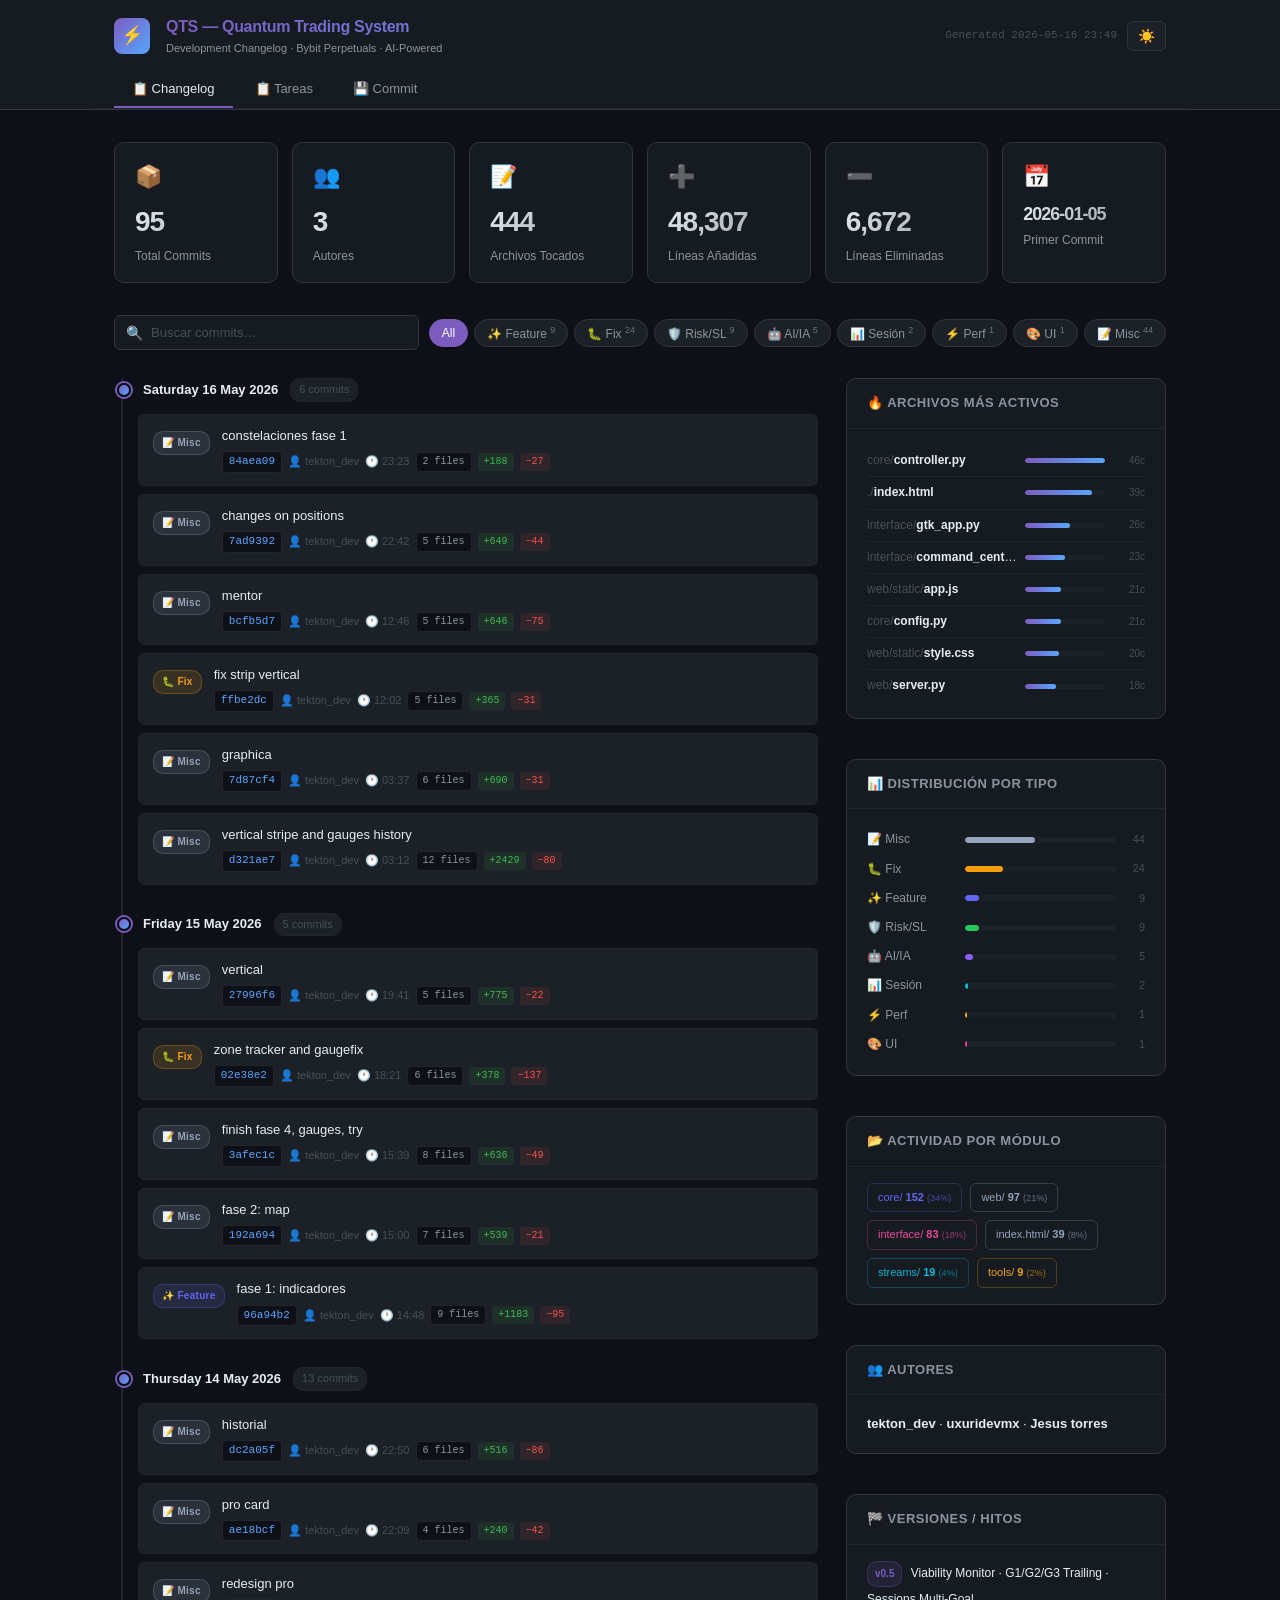
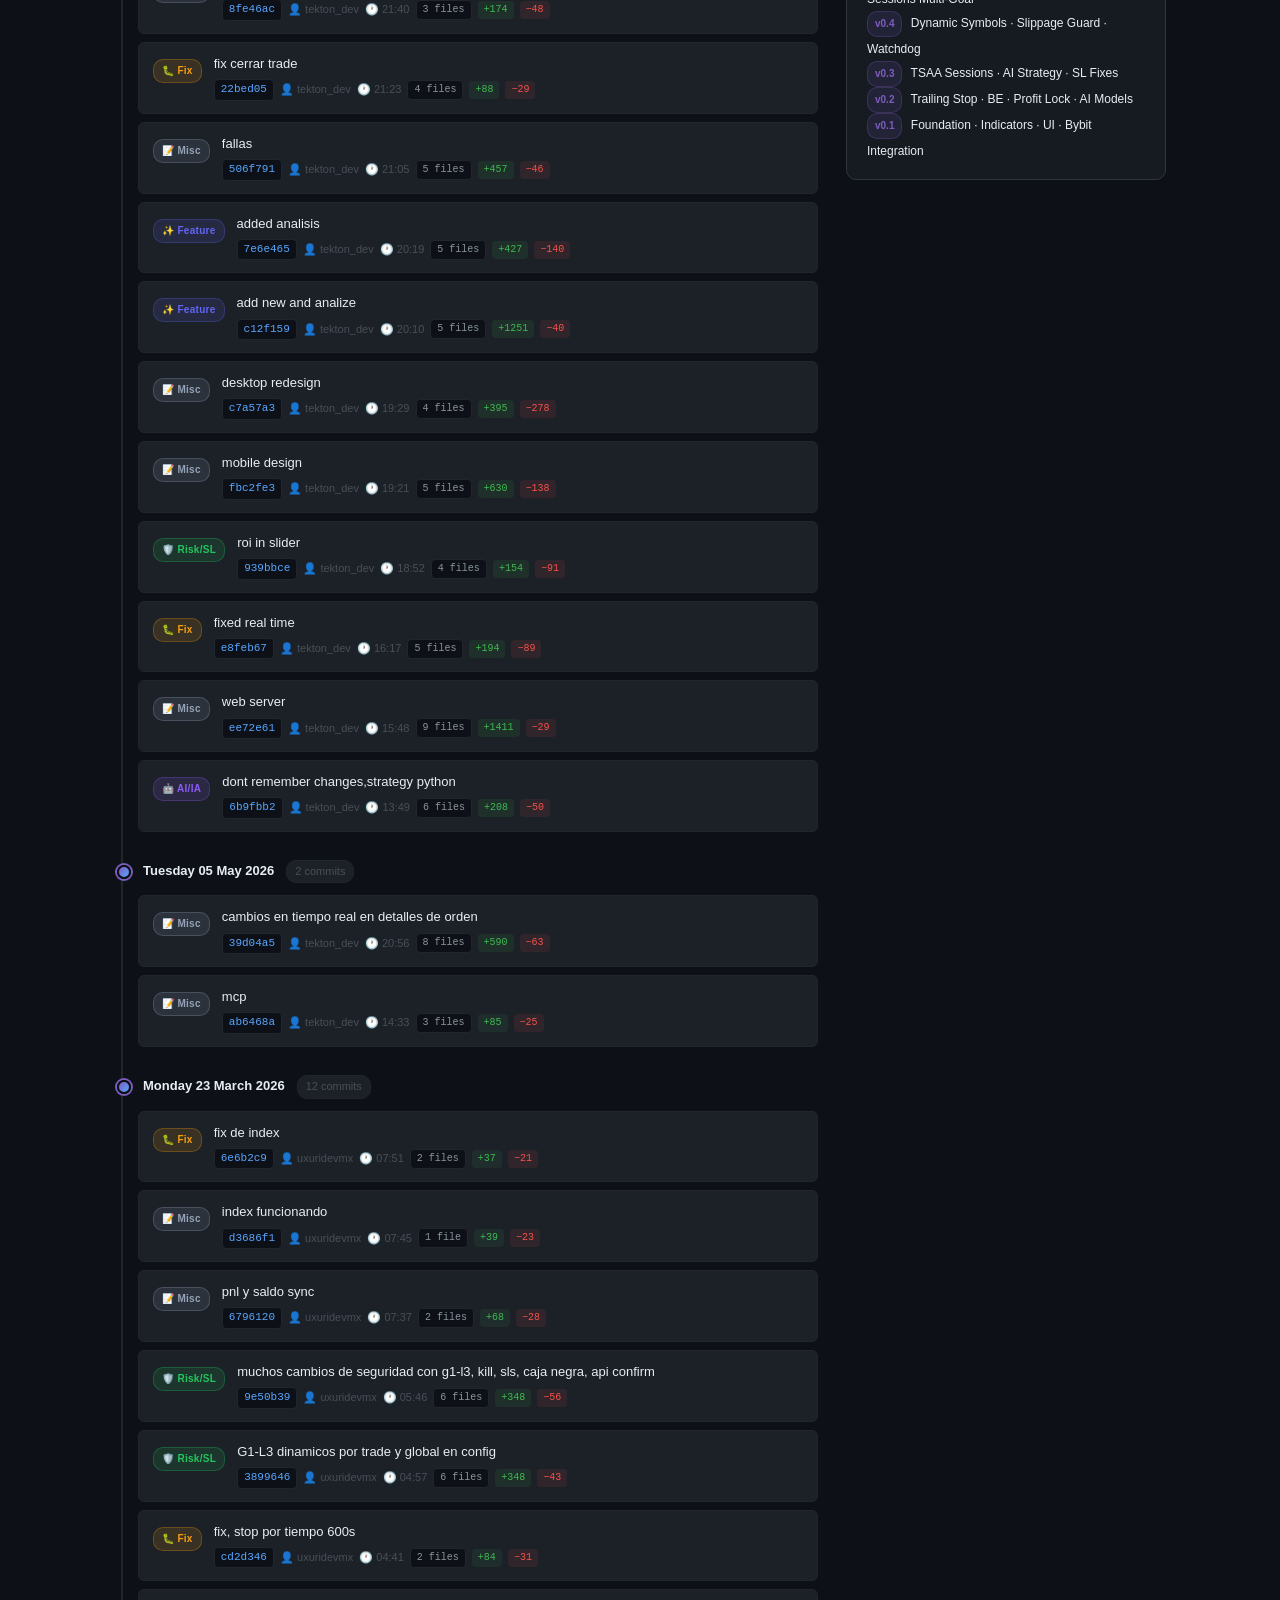
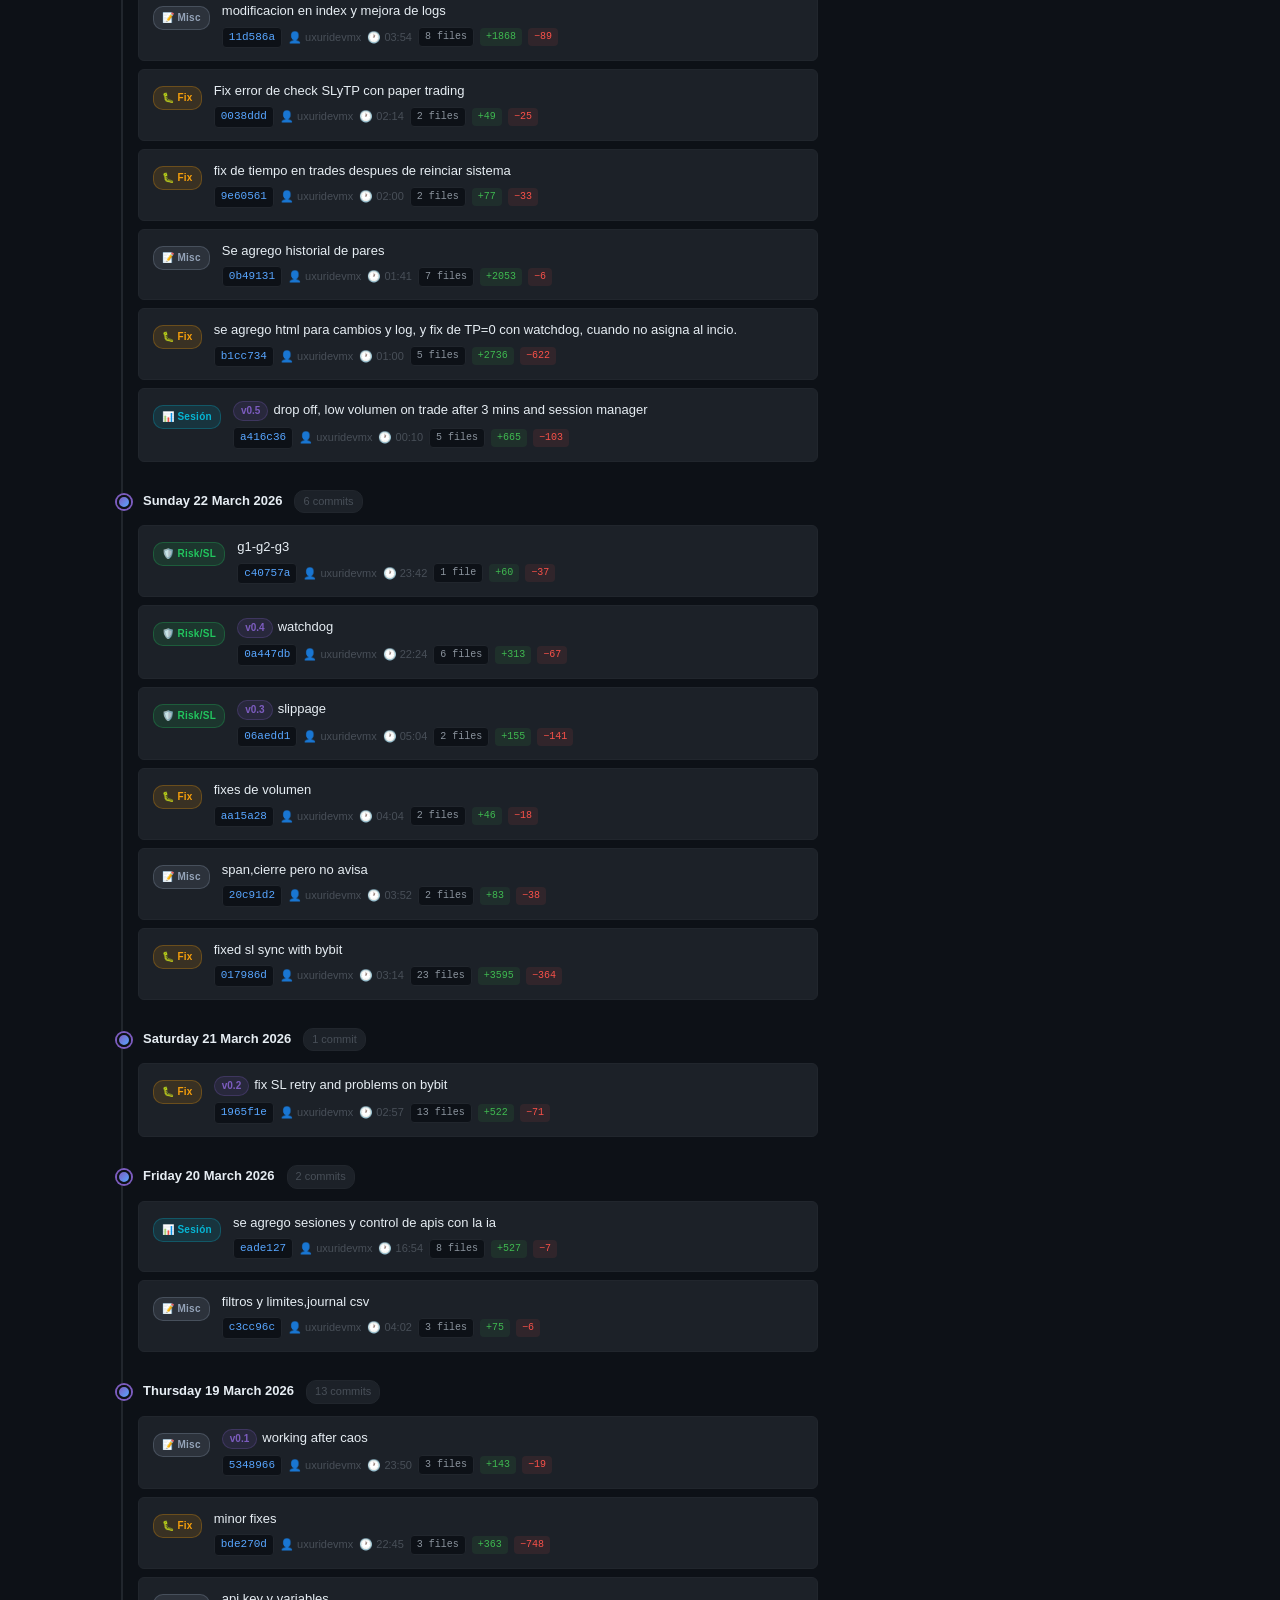
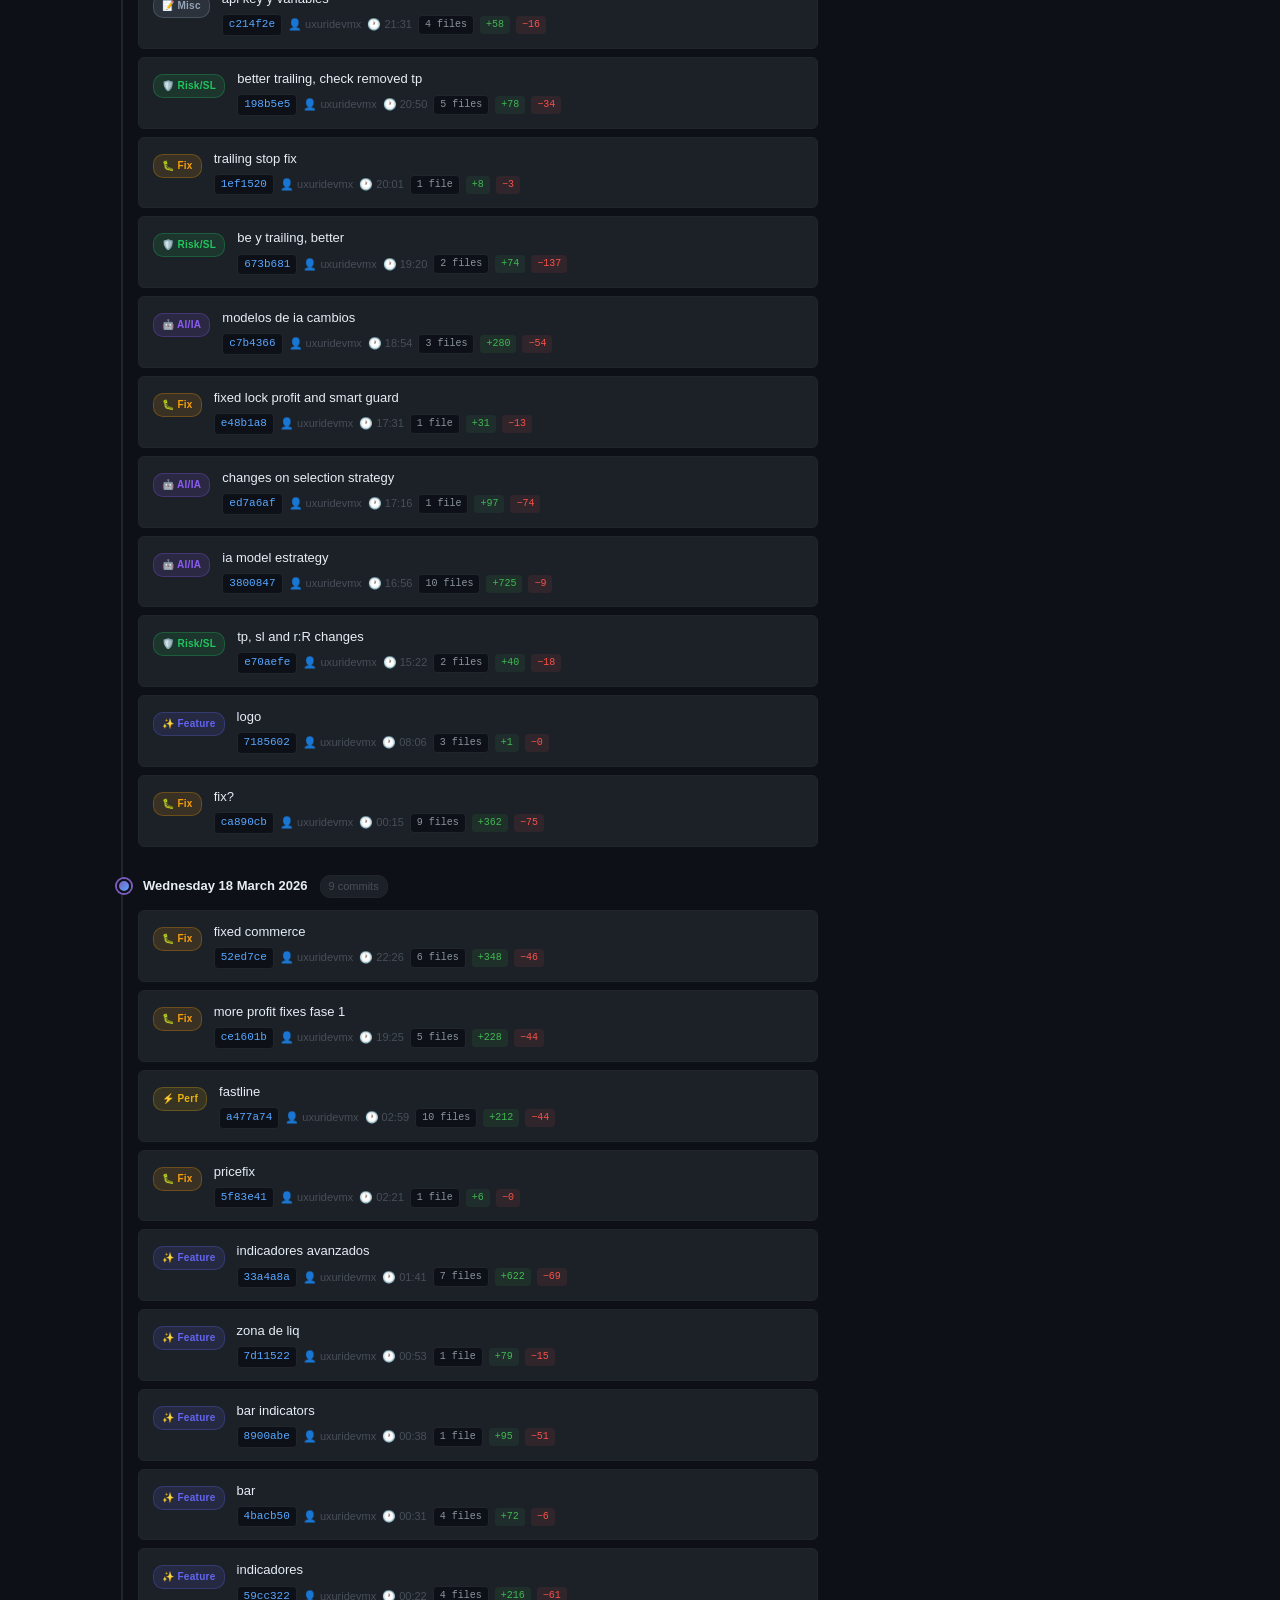
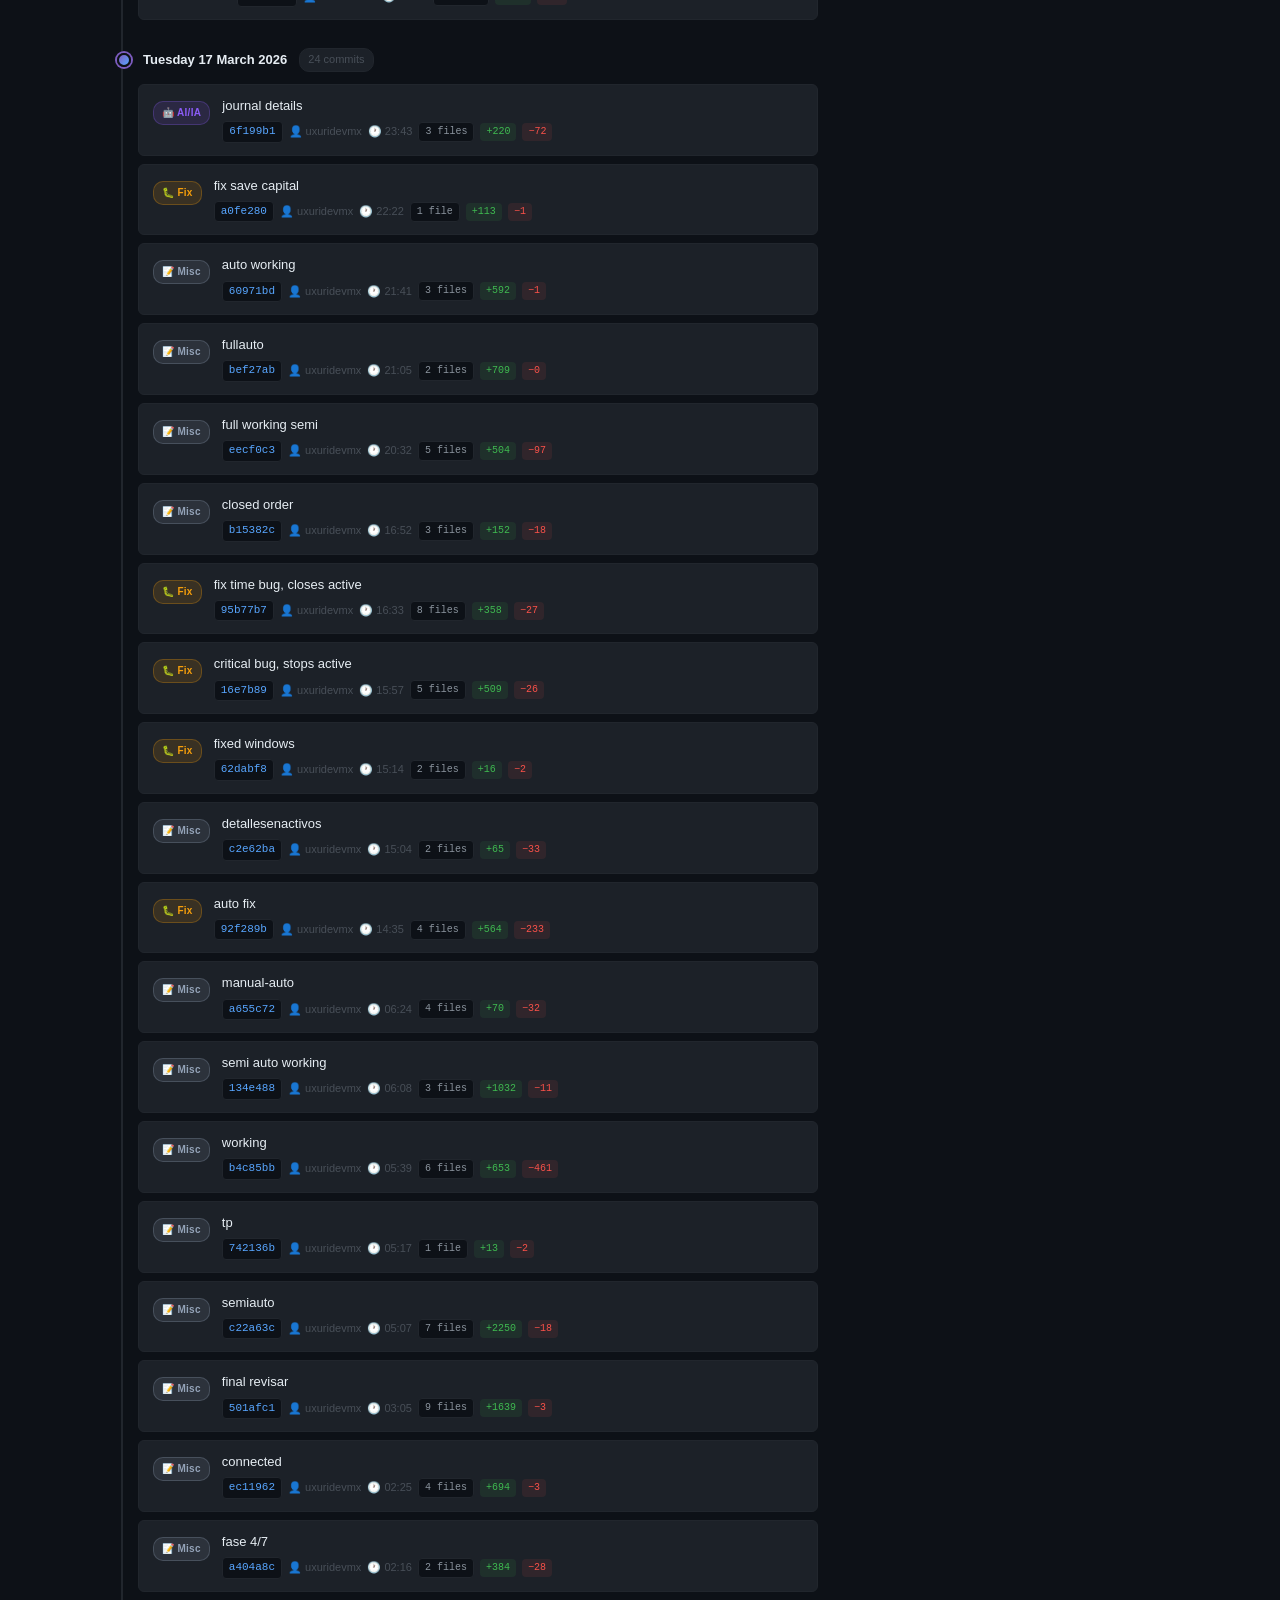
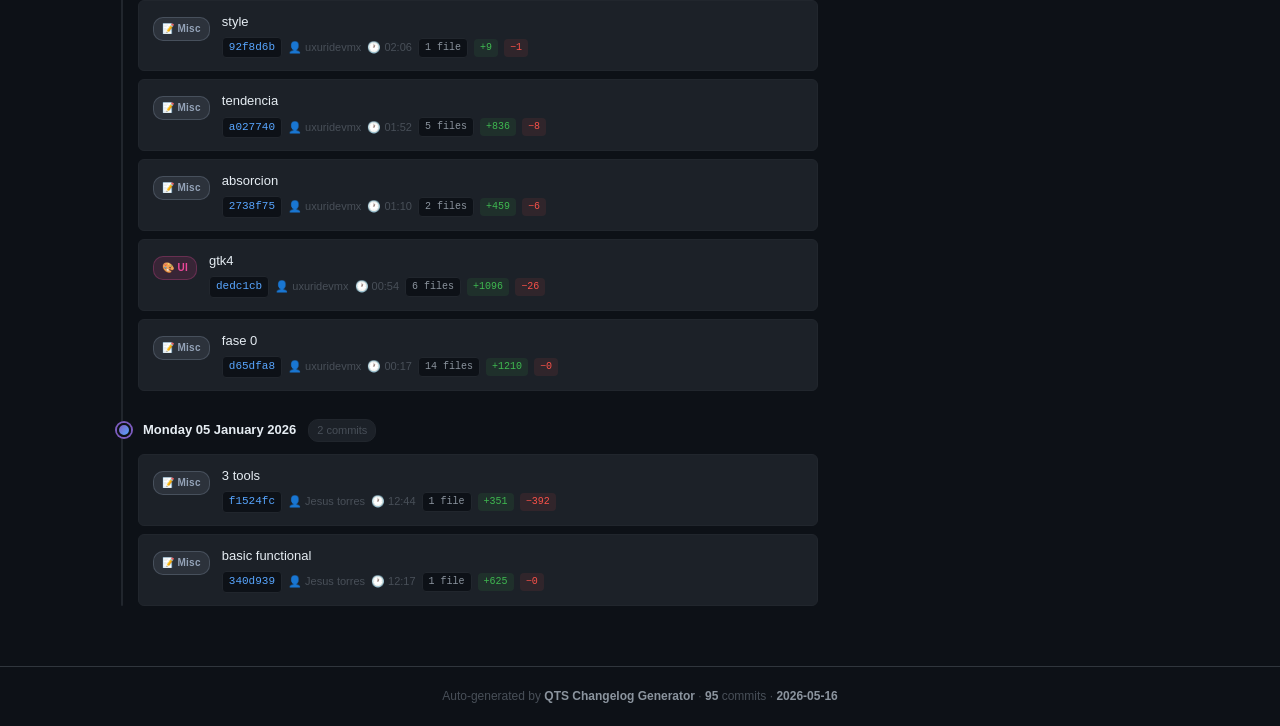
<file: index.html>
<!DOCTYPE html>
<html lang="es" data-theme="dark">
<head>
<meta charset="UTF-8">
<meta name="viewport" content="width=device-width, initial-scale=1.0">
<title>QTS — Quantum Trading System · Changelog</title>
<style>
/* ─── Reset & Variables ─────────────────────────────────────────────────── */
*, *::before, *::after { box-sizing: border-box; margin: 0; padding: 0; }

:root {
  --bg:         #0d1117;
  --bg-card:    #161b22;
  --bg-card2:   #1c2128;
  --border:     #30363d;
  --border2:    #21262d;
  --text:       #e6edf3;
  --text-sub:   #8b949e;
  --text-muted: #484f58;
  --accent:     #7c5cbf;
  --accent2:    #58a6ff;
  --green:      #3fb950;
  --red:        #f85149;
  --yellow:     #e3b341;
  --radius:     10px;
  --radius-sm:  6px;
  --shadow:     0 2px 12px #0006;
  --trans:      .2s ease;
  font-family: -apple-system, BlinkMacSystemFont, "Segoe UI", Helvetica, Arial, sans-serif;
}

[data-theme="light"] {
  --bg:         #f6f8fa;
  --bg-card:    #ffffff;
  --bg-card2:   #f0f2f5;
  --border:     #d0d7de;
  --border2:    #e8ecf0;
  --text:       #1f2328;
  --text-sub:   #57606a;
  --text-muted: #8c959f;
  --shadow:     0 2px 12px #0001;
}

html { scroll-behavior: smooth; }
body {
  background: var(--bg);
  color: var(--text);
  min-height: 100vh;
  line-height: 1.6;
  transition: background var(--trans), color var(--trans);
}

a { color: var(--accent2); text-decoration: none; }
a:hover { text-decoration: underline; }

/* ─── Header ────────────────────────────────────────────────────────────── */
.site-header {
  background: var(--bg-card);
  border-bottom: 1px solid var(--border);
  position: sticky; top: 0; z-index: 100;
  backdrop-filter: blur(12px);
  -webkit-backdrop-filter: blur(12px);
}
.header-inner {
  max-width: 1100px; margin: 0 auto;
  padding: 14px 24px;
  display: flex; align-items: center; gap: 16px;
}
.logo-mark {
  width: 36px; height: 36px;
  background: linear-gradient(135deg, #7c5cbf, #58a6ff);
  border-radius: 8px;
  display: flex; align-items: center; justify-content: center;
  font-size: 18px; flex-shrink: 0;
}
.logo-text { flex: 1; }
.logo-text h1 {
  font-size: 16px; font-weight: 700; letter-spacing: -.3px;
  background: linear-gradient(90deg, #7c5cbf, #58a6ff);
  -webkit-background-clip: text; -webkit-text-fill-color: transparent;
}
.logo-text p { font-size: 11px; color: var(--text-sub); }

.header-actions { display: flex; align-items: center; gap: 10px; }
.gen-date { font-size: 11px; color: var(--text-muted); font-family: monospace; }

.theme-btn {
  background: var(--bg-card2); border: 1px solid var(--border);
  color: var(--text); border-radius: var(--radius-sm);
  padding: 6px 10px; cursor: pointer; font-size: 14px;
  transition: background var(--trans), border-color var(--trans);
}
.theme-btn:hover { background: var(--bg); border-color: var(--accent); }

/* ─── Top Nav Tabs ────────────────────────────────────────────────────────── */
.top-nav {
  max-width: 1100px; margin: 0 auto;
  padding: 0 24px;
  display: flex; gap: 4px; border-bottom: 1px solid var(--border2);
}
.nav-tab {
  padding: 10px 18px; font-size: 13px; font-weight: 500;
  color: var(--text-sub); border: none; background: none;
  cursor: pointer; border-bottom: 2px solid transparent;
  transition: color var(--trans), border-color var(--trans);
  white-space: nowrap;
}
.nav-tab:hover { color: var(--text); }
.nav-tab.active { color: var(--text); border-bottom-color: var(--accent); }

/* ─── Tab Panels ─────────────────────────────────────────────────────────── */
.tab-panel { display: block; }
.tab-panel.hidden { display: none; }

/* ─── Layout ─────────────────────────────────────────────────────────────── */
.main-layout {
  max-width: 1100px; margin: 0 auto; padding: 32px 24px;
  display: grid; grid-template-columns: 1fr 320px; gap: 28px;
}
@media (max-width: 900px) {
  .main-layout { grid-template-columns: 1fr; }
  .sidebar { order: -1; }
}

/* ─── Stats Bar ──────────────────────────────────────────────────────────── */
.stats-bar {
  grid-column: 1 / -1;
  display: grid; grid-template-columns: repeat(auto-fit, minmax(140px, 1fr));
  gap: 14px; margin-bottom: 4px;
}
.stat-card {
  background: var(--bg-card);
  border: 1px solid var(--border);
  border-radius: var(--radius);
  padding: 16px 20px;
  transition: border-color var(--trans), transform var(--trans);
}
.stat-card:hover { border-color: var(--accent); transform: translateY(-2px); }
.stat-card .stat-icon { font-size: 22px; margin-bottom: 6px; }
.stat-card .stat-value {
  font-size: 28px; font-weight: 700; letter-spacing: -1px;
  background: linear-gradient(135deg, var(--text), var(--text-sub));
  -webkit-background-clip: text; -webkit-text-fill-color: transparent;
}
.stat-card .stat-label { font-size: 12px; color: var(--text-sub); margin-top: 2px; }

/* ─── Section cards ──────────────────────────────────────────────────────── */
.section-card {
  background: var(--bg-card);
  border: 1px solid var(--border);
  border-radius: var(--radius);
  overflow: hidden; margin-bottom: 20px;
}
.section-head {
  padding: 14px 20px;
  border-bottom: 1px solid var(--border2);
  font-size: 13px; font-weight: 600; color: var(--text-sub);
  letter-spacing: .5px; text-transform: uppercase;
  display: flex; align-items: center; gap: 8px;
}
.section-body { padding: 16px 20px; }

/* ─── Filters + Search ───────────────────────────────────────────────────── */
.controls {
  grid-column: 1 / -1;
  display: flex; flex-wrap: wrap; gap: 10px; align-items: center;
}
.search-wrap {
  flex: 1; min-width: 200px;
  position: relative;
}
.search-icon {
  position: absolute; left: 12px; top: 50%; transform: translateY(-50%);
  color: var(--text-muted); pointer-events: none; font-size: 14px;
}
#search {
  width: 100%; padding: 9px 12px 9px 36px;
  background: var(--bg-card); border: 1px solid var(--border);
  color: var(--text); border-radius: var(--radius-sm); font-size: 13px;
  transition: border-color var(--trans);
}
#search:focus {
  outline: none; border-color: var(--accent);
  box-shadow: 0 0 0 3px #7c5cbf22;
}
#search::placeholder { color: var(--text-muted); }

.filter-pills { display: flex; flex-wrap: wrap; gap: 6px; }
.filter-pill {
  padding: 5px 12px; border-radius: 20px; font-size: 12px; font-weight: 500;
  cursor: pointer; border: 1px solid var(--border);
  background: var(--bg-card2); color: var(--text-sub);
  transition: all var(--trans); white-space: nowrap;
}
.filter-pill:hover { border-color: var(--pill-color, var(--accent)); color: var(--text); }
.filter-pill.active {
  background: var(--pill-color, var(--accent));
  border-color: var(--pill-color, var(--accent));
  color: #fff;
}
.filter-pill[data-cat="all"] { --pill-color: var(--accent); }
.filter-pill sup { font-size: 9px; opacity: .7; }

/* ─── Timeline ───────────────────────────────────────────────────────────── */
.timeline {
  position: relative;
  padding-left: 24px;
}
.timeline::before {
  content: ''; position: absolute;
  left: 7px; top: 0; bottom: 0;
  width: 2px; background: var(--border2);
  border-radius: 2px;
}

.day-group { margin-bottom: 28px; }

.day-header {
  display: flex; align-items: center; gap: 12px;
  margin-bottom: 12px;
  position: relative;
}
.day-dot {
  width: 14px; height: 14px; border-radius: 50%;
  background: linear-gradient(135deg, #7c5cbf, #58a6ff);
  border: 2px solid var(--bg);
  box-shadow: 0 0 0 2px var(--accent);
  flex-shrink: 0;
  margin-left: -21px;
}
.day-label { font-size: 13px; font-weight: 600; color: var(--text); }
.day-count {
  font-size: 11px; color: var(--text-muted);
  background: var(--bg-card2); padding: 2px 8px;
  border-radius: 10px; border: 1px solid var(--border2);
}

.day-commits { display: flex; flex-direction: column; gap: 8px; }

/* ─── Commit Card ────────────────────────────────────────────────────────── */
.commit-card {
  background: var(--bg-card2);
  border: 1px solid var(--border2);
  border-radius: var(--radius-sm);
  padding: 12px 14px;
  display: flex; gap: 12px; align-items: flex-start;
  transition: border-color var(--trans), background var(--trans), transform var(--trans);
  cursor: pointer;
}
.commit-card:hover {
  border-color: var(--border);
  background: var(--bg-card);
  transform: translateX(2px);
}
.commit-card.hidden { display: none; }

.commit-left { padding-top: 1px; flex-shrink: 0; }
.cat-pill {
  font-size: 10px; font-weight: 600; letter-spacing: .3px;
  padding: 3px 8px; border-radius: 10px; border: 1px solid;
  white-space: nowrap; display: inline-block;
}

.commit-body { flex: 1; min-width: 0; }
.commit-msg {
  font-size: 13px; color: var(--text); margin-bottom: 6px;
  word-break: break-word; line-height: 1.4;
}
.commit-meta {
  display: flex; flex-wrap: wrap; gap: 6px; align-items: center;
}

.hash-chip {
  font-size: 11px; color: var(--accent2);
  background: var(--bg); padding: 1px 6px;
  border-radius: 4px; border: 1px solid var(--border2);
  font-family: "SFMono-Regular", Consolas, monospace;
}
.meta-author, .meta-time {
  font-size: 11px; color: var(--text-muted);
}

.version-badge, .tag-badge {
  font-size: 10px; font-weight: 700;
  padding: 2px 7px; border-radius: 10px;
  margin-right: 5px; display: inline-block;
}
.version-badge {
  background: #7c5cbf22; color: #7c5cbf;
  border: 1px solid #7c5cbf44;
}
.tag-badge {
  background: #22c55e22; color: #22c55e;
  border: 1px solid #22c55e44;
}

.stat-chip {
  font-size: 10px; font-family: monospace;
  padding: 1px 6px; border-radius: 4px;
}
.stat-chip.files { background: var(--bg); color: var(--text-sub); border: 1px solid var(--border2); }
.stat-chip.ins    { background: #3fb95018; color: #3fb950; }
.stat-chip.del    { background: #f8514918; color: #f85149; }

/* ─── Sidebar ────────────────────────────────────────────────────────────── */
.sidebar { display: flex; flex-direction: column; gap: 20px; }

/* Top Files */
.file-row {
  display: grid; grid-template-columns: 1fr 80px 32px;
  gap: 8px; align-items: center; padding: 6px 0;
  border-bottom: 1px solid var(--border2);
  font-size: 12px;
}
.file-row:last-child { border-bottom: none; }
.file-name { overflow: hidden; text-overflow: ellipsis; white-space: nowrap; }
.file-path { color: var(--text-muted); }
.file-bar-wrap {
  background: var(--bg-card2); border-radius: 3px;
  height: 5px; overflow: hidden;
}
.file-bar {
  height: 100%; background: linear-gradient(90deg, #7c5cbf, #58a6ff);
  border-radius: 3px; transition: width .4s ease;
}
.file-count { color: var(--text-muted); text-align: right; font-size: 10px; }

/* Category bars */
.cat-bar-row {
  display: flex; align-items: center; gap: 8px;
  padding: 5px 0; font-size: 12px;
}
.cat-bar-label { width: 90px; flex-shrink: 0; color: var(--text-sub); }
.cat-bar-track {
  flex: 1; background: var(--bg-card2); border-radius: 3px;
  height: 6px; overflow: hidden;
}
.cat-bar-fill { height: 100%; border-radius: 3px; transition: width .4s ease; }
.cat-bar-count { color: var(--text-muted); font-size: 11px; width: 20px; text-align: right; }

/* Modules */
.modules-grid { display: flex; flex-wrap: wrap; gap: 8px; }
.mod-pill {
  font-size: 11px; padding: 5px 10px; border-radius: 6px;
  border: 1px solid; background: transparent;
}
.mod-pill strong { font-weight: 700; }
.mod-pill small { opacity: .6; }

/* Authors */
.authors-list { font-size: 13px; line-height: 2; }

/* No results */
.no-results {
  text-align: center; padding: 48px 24px;
  color: var(--text-muted); font-size: 14px;
  display: none;
}
.no-results .nr-icon { font-size: 36px; margin-bottom: 10px; }

/* ─── Footer ─────────────────────────────────────────────────────────────── */
footer {
  border-top: 1px solid var(--border);
  padding: 20px 24px;
  text-align: center;
  font-size: 12px; color: var(--text-muted);
}
footer strong { color: var(--text-sub); }

/* ─── Scroll to top ──────────────────────────────────────────────────────── */
.scroll-top {
  position: fixed; bottom: 24px; right: 24px;
  background: var(--accent); color: #fff;
  border: none; border-radius: 50%; width: 40px; height: 40px;
  font-size: 18px; cursor: pointer;
  box-shadow: 0 4px 12px #7c5cbf55;
  opacity: 0; pointer-events: none; transition: opacity var(--trans);
  display: flex; align-items: center; justify-content: center;
}
.scroll-top.visible { opacity: 1; pointer-events: all; }

/* ─── Modal ──────────────────────────────────────────────────────────────── */
.modal-overlay {
  position: fixed; inset: 0; z-index: 1000;
  background: rgba(0,0,0,0.7);
  display: flex; align-items: center; justify-content: center;
  padding: 24px;
  backdrop-filter: blur(4px);
}
.modal-overlay.hidden { display: none; }
.modal-box {
  background: var(--bg-card);
  border: 1px solid var(--border);
  border-radius: var(--radius);
  max-width: 680px; width: 100%;
  max-height: 85vh; overflow-y: auto;
  box-shadow: 0 20px 60px #0009;
  animation: modalIn .18s ease;
}
@keyframes modalIn {
  from { opacity: 0; transform: scale(.96) translateY(8px); }
  to   { opacity: 1; transform: scale(1)  translateY(0); }
}
.modal-header {
  display: flex; align-items: center; justify-content: space-between;
  padding: 16px 20px; border-bottom: 1px solid var(--border2);
}
.modal-close {
  background: none; border: none; color: var(--text-muted);
  font-size: 18px; cursor: pointer; padding: 4px 8px;
  border-radius: var(--radius-sm);
  transition: color var(--trans), background var(--trans);
}
.modal-close:hover { color: var(--text); background: var(--bg-card2); }
.modal-box h2 {
  font-size: 15px; font-weight: 600; padding: 16px 20px 8px;
  line-height: 1.4; color: var(--text);
}
.modal-meta {
  padding: 0 20px 12px;
  display: flex; flex-wrap: wrap; gap: 10px;
  font-size: 12px; color: var(--text-sub);
  border-bottom: 1px solid var(--border2);
}
.modal-meta code {
  font-family: "SFMono-Regular", Consolas, monospace;
  background: var(--bg-card2); padding: 1px 6px;
  border-radius: 4px; border: 1px solid var(--border2);
  color: var(--accent2); font-size: 11px;
}
.modal-section {
  padding: 14px 20px;
  border-bottom: 1px solid var(--border2);
}
.modal-section:last-child { border-bottom: none; }
.modal-section h4 {
  font-size: 11px; font-weight: 600; color: var(--text-muted);
  text-transform: uppercase; letter-spacing: .5px; margin-bottom: 10px;
}
.modal-body-pre {
  font-size: 13px; color: var(--text-sub);
  white-space: pre-wrap; word-break: break-word; line-height: 1.6;
}
.modal-notes-area {
  width: 100%; background: var(--bg-card2);
  border: 1px solid var(--border); border-radius: var(--radius-sm);
  color: var(--text); padding: 10px 12px; font-size: 13px;
  resize: vertical; min-height: 80px; line-height: 1.5;
  margin-bottom: 8px;
}
.modal-notes-area:focus { outline: none; border-color: var(--accent); }
.btn-save-notes {
  font-size: 12px; padding: 6px 14px;
  background: var(--accent); color: #fff; border: none;
  border-radius: var(--radius-sm); cursor: pointer;
  transition: opacity var(--trans);
}
.btn-save-notes:hover { opacity: .85; }

/* ─── File change rows (modal) ───────────────────────────────────────────── */
.file-change-row {
  display: flex; align-items: center; gap: 10px;
  padding: 5px 0; font-size: 12px;
  border-bottom: 1px solid var(--border2);
}
.file-change-row:last-child { border-bottom: none; }
.file-change-name {
  flex: 1; font-family: "SFMono-Regular", Consolas, monospace;
  color: var(--text-sub); overflow: hidden; text-overflow: ellipsis; white-space: nowrap;
}
.file-change-ins { color: var(--green); font-family: monospace; font-size: 11px; white-space: nowrap; }
.file-change-del { color: var(--red);   font-family: monospace; font-size: 11px; white-space: nowrap; }

/* ─── Tasks Panel ────────────────────────────────────────────────────────── */
#panel-tasks {
  max-width: 1100px; margin: 0 auto; padding: 32px 24px;
}
.tasks-header {
  margin-bottom: 24px;
}
.tasks-header h2 {
  font-size: 20px; font-weight: 700; margin-bottom: 14px;
}
.task-add-row {
  display: flex; gap: 8px; flex-wrap: wrap;
}
.task-add-row select, .task-add-row input {
  background: var(--bg-card); border: 1px solid var(--border);
  color: var(--text); border-radius: var(--radius-sm);
  padding: 8px 12px; font-size: 13px;
  transition: border-color var(--trans);
}
.task-add-row select { min-width: 130px; }
.task-add-row input { flex: 1; min-width: 200px; }
.task-add-row select:focus, .task-add-row input:focus {
  outline: none; border-color: var(--accent);
}
.task-add-row button {
  background: var(--accent); color: #fff; border: none;
  border-radius: var(--radius-sm); padding: 8px 18px;
  font-size: 13px; cursor: pointer; font-weight: 600;
  transition: opacity var(--trans);
}
.task-add-row button:hover { opacity: .85; }

.tasks-group { margin-bottom: 28px; }
.tasks-group-title {
  font-size: 11px; font-weight: 700; text-transform: uppercase;
  letter-spacing: .6px; color: var(--text-muted); margin-bottom: 10px;
  padding-bottom: 6px; border-bottom: 1px solid var(--border2);
}

.task-item {
  background: var(--bg-card);
  border: 1px solid var(--border);
  border-left: 3px solid var(--border);
  border-radius: var(--radius-sm);
  padding: 10px 14px;
  display: flex; align-items: flex-start; gap: 10px;
  margin-bottom: 8px;
  transition: border-color var(--trans);
}
.task-item:hover { border-color: var(--border); }
.task-done { opacity: .5; }
.task-done .task-text { text-decoration: line-through; }

.type-task      { border-left-color: #3b82f6; }
.type-objective { border-left-color: #f59e0b; }
.type-note      { border-left-color: #8b5cf6; }
.type-bug       { border-left-color: #f85149; }

.task-check {
  margin-top: 2px; flex-shrink: 0;
  width: 16px; height: 16px; cursor: pointer; accent-color: var(--accent);
}
.task-text { flex: 1; font-size: 13px; line-height: 1.5; }
.task-meta { font-size: 10px; color: var(--text-muted); margin-top: 3px; }
.task-del {
  background: none; border: none; color: var(--text-muted);
  font-size: 14px; cursor: pointer; padding: 2px 4px;
  border-radius: 4px; line-height: 1;
  transition: color var(--trans), background var(--trans);
}
.task-del:hover { color: var(--red); background: #f8514918; }

/* ─── Commit Panel ───────────────────────────────────────────────────────── */
#panel-commit {
  max-width: 800px; margin: 0 auto; padding: 32px 24px;
}
.commit-panel h2 {
  font-size: 20px; font-weight: 700; margin-bottom: 20px;
}
.server-status {
  display: inline-flex; align-items: center; gap: 6px;
  font-size: 12px; padding: 4px 12px;
  border-radius: 20px; margin-bottom: 20px;
  border: 1px solid;
}
.server-status.ok    { color: var(--green); border-color: #3fb95033; background: #3fb95011; }
.server-status.error { color: var(--red);   border-color: #f8514933; background: #f8514911; }
.server-status.checking { color: var(--yellow); border-color: #e3b34133; background: #e3b34111; }

#commit-form input, #commit-form textarea {
  width: 100%; background: var(--bg-card);
  border: 1px solid var(--border); color: var(--text);
  border-radius: var(--radius-sm); padding: 10px 14px;
  font-size: 13px; margin-bottom: 12px;
  transition: border-color var(--trans);
  font-family: inherit;
}
#commit-form input:focus, #commit-form textarea:focus {
  outline: none; border-color: var(--accent);
  box-shadow: 0 0 0 3px #7c5cbf22;
}
#commit-form textarea { resize: vertical; line-height: 1.5; }

.staged-file {
  display: flex; align-items: center; gap: 8px;
  padding: 6px 0; font-size: 12px;
  border-bottom: 1px solid var(--border2);
  font-family: "SFMono-Regular", Consolas, monospace;
  color: var(--text-sub);
}
.staged-file:last-child { border-bottom: none; }
.staged-file-status {
  font-size: 10px; font-weight: 700; padding: 1px 5px;
  border-radius: 3px; text-transform: uppercase;
}
.staged-M { color: #e3b341; background: #e3b34120; }
.staged-A { color: var(--green); background: #3fb95020; }
.staged-D { color: var(--red); background: #f8514920; }
.staged-R { color: var(--accent2); background: #58a6ff20; }

#staged-files-list {
  background: var(--bg-card2); border: 1px solid var(--border);
  border-radius: var(--radius-sm); padding: 10px 14px;
  margin-bottom: 14px; min-height: 48px;
}
.staged-empty { font-size: 13px; color: var(--text-muted); text-align: center; padding: 8px 0; }

.commit-actions {
  display: flex; gap: 10px; margin-bottom: 12px;
}
.btn-primary {
  background: var(--accent); color: #fff; border: none;
  border-radius: var(--radius-sm); padding: 9px 20px;
  font-size: 13px; font-weight: 600; cursor: pointer;
  transition: opacity var(--trans);
}
.btn-primary:hover { opacity: .85; }
.btn-primary:disabled { opacity: .4; cursor: not-allowed; }
.btn-secondary {
  background: var(--bg-card); color: var(--text); border: 1px solid var(--border);
  border-radius: var(--radius-sm); padding: 9px 16px;
  font-size: 13px; cursor: pointer;
  transition: border-color var(--trans);
}
.btn-secondary:hover { border-color: var(--accent); }

#commit-result {
  font-size: 13px; padding: 10px 14px;
  border-radius: var(--radius-sm); margin-top: 8px;
}
#commit-result.ok    { background: #3fb95018; color: var(--green); border: 1px solid #3fb95033; }
#commit-result.error { background: #f8514918; color: var(--red);   border: 1px solid #f8514933; }

#no-server-msg {
  background: var(--bg-card); border: 1px solid var(--border);
  border-radius: var(--radius); padding: 24px; text-align: center;
}
#no-server-msg p { color: var(--text-sub); margin-bottom: 12px; font-size: 14px; }
#no-server-msg code {
  display: block; background: var(--bg-card2); border: 1px solid var(--border);
  border-radius: var(--radius-sm); padding: 10px 16px;
  font-family: "SFMono-Regular", Consolas, monospace;
  color: var(--accent2); font-size: 13px;
}
</style>
</head>
<body>

<!-- HEADER -->
<header class="site-header">
  <div class="header-inner">
    <div class="logo-mark">⚡</div>
    <div class="logo-text">
      <h1>QTS — Quantum Trading System</h1>
      <p>Development Changelog · Bybit Perpetuals · AI-Powered</p>
    </div>
    <div class="header-actions">
      <span class="gen-date">Generated 2026-05-16 23:49</span>
      <button class="theme-btn" id="themeBtn" title="Toggle theme">🌙</button>
    </div>
  </div>
  <nav class="top-nav">
    <button class="nav-tab active" data-panel="changelog" onclick="switchTab(this)">📋 Changelog</button>
    <button class="nav-tab" data-panel="tasks" onclick="switchTab(this)">📋 Tareas</button>
    <button class="nav-tab" data-panel="commit" onclick="switchTab(this)">💾 Commit</button>
  </nav>
</header>

<!-- CHANGELOG PANEL -->
<div id="panel-changelog" class="tab-panel">
<div class="main-layout">

  <!-- STATS BAR -->
  <div class="stats-bar">
    <div class="stat-card">
      <div class="stat-icon">📦</div>
      <div class="stat-value">95</div>
      <div class="stat-label">Total Commits</div>
    </div>
    <div class="stat-card">
      <div class="stat-icon">👥</div>
      <div class="stat-value">3</div>
      <div class="stat-label">Autores</div>
    </div>
    <div class="stat-card">
      <div class="stat-icon">📝</div>
      <div class="stat-value">444</div>
      <div class="stat-label">Archivos Tocados</div>
    </div>
    <div class="stat-card">
      <div class="stat-icon">➕</div>
      <div class="stat-value" style="color:var(--green)">48,307</div>
      <div class="stat-label">Líneas Añadidas</div>
    </div>
    <div class="stat-card">
      <div class="stat-icon">➖</div>
      <div class="stat-value" style="color:var(--red)">6,672</div>
      <div class="stat-label">Líneas Eliminadas</div>
    </div>
    <div class="stat-card">
      <div class="stat-icon">📅</div>
      <div class="stat-value" style="font-size:18px">2026-01-05</div>
      <div class="stat-label">Primer Commit</div>
    </div>
  </div>

  <!-- CONTROLS -->
  <div class="controls" style="grid-column:1/-1">
    <div class="search-wrap">
      <span class="search-icon">🔍</span>
      <input type="text" id="search" placeholder="Buscar commits…" autocomplete="off">
    </div>
    <div class="filter-pills" id="filterPills">
      <button class="filter-pill active" data-cat="all">All</button><button class="filter-pill" data-cat="feat" style="--pill-color:#6366f1">✨ Feature <sup>9</sup></button><button class="filter-pill" data-cat="fix" style="--pill-color:#f59e0b">🐛 Fix <sup>24</sup></button><button class="filter-pill" data-cat="risk" style="--pill-color:#22c55e">🛡️ Risk/SL <sup>9</sup></button><button class="filter-pill" data-cat="ai" style="--pill-color:#8b5cf6">🤖 AI/IA <sup>5</sup></button><button class="filter-pill" data-cat="session" style="--pill-color:#06b6d4">📊 Sesión <sup>2</sup></button><button class="filter-pill" data-cat="perf" style="--pill-color:#eab308">⚡ Perf <sup>1</sup></button><button class="filter-pill" data-cat="ui" style="--pill-color:#ec4899">🎨 UI <sup>1</sup></button><button class="filter-pill" data-cat="other" style="--pill-color:#94a3b8">📝 Misc <sup>44</sup></button>
    </div>
  </div>

  <!-- TIMELINE -->
  <main>
    <div class="timeline" id="timeline">

  <div class="day-group">
    <div class="day-header">
      <div class="day-dot"></div>
      <span class="day-label">Saturday 16 May 2026</span>
      <span class="day-count">6 commits</span>
    </div>
    <div class="day-commits">

    <div class="commit-card" data-cat="other" data-msg="constelaciones fase 1" data-hash="84aea09cd04a12df102385a48afef1849d36d775" onclick="showCommitDetail(this)">
      <div class="commit-left">
        <span class="cat-pill" style="background:#94a3b822;color:#94a3b8;border-color:#94a3b844"
              title="Misc">📝 Misc</span>
      </div>
      <div class="commit-body">
        <div class="commit-msg">constelaciones fase 1</div>
        <div class="commit-meta">
          <code class="hash-chip">84aea09</code>
          <span class="meta-author">👤 tekton_dev</span>
          <span class="meta-time">🕐 23:23</span>
          <span class="stat-chip files">2 files</span><span class="stat-chip ins">+188</span><span class="stat-chip del">−27</span>
        </div>
      </div>
    </div>

    <div class="commit-card" data-cat="other" data-msg="changes on positions" data-hash="7ad9392d397e48ecdf9b783cd18ff35e7a94ff7f" onclick="showCommitDetail(this)">
      <div class="commit-left">
        <span class="cat-pill" style="background:#94a3b822;color:#94a3b8;border-color:#94a3b844"
              title="Misc">📝 Misc</span>
      </div>
      <div class="commit-body">
        <div class="commit-msg">changes on positions</div>
        <div class="commit-meta">
          <code class="hash-chip">7ad9392</code>
          <span class="meta-author">👤 tekton_dev</span>
          <span class="meta-time">🕐 22:42</span>
          <span class="stat-chip files">5 files</span><span class="stat-chip ins">+649</span><span class="stat-chip del">−44</span>
        </div>
      </div>
    </div>

    <div class="commit-card" data-cat="other" data-msg="mentor" data-hash="bcfb5d707889834c214935f1e16c5261e74c0c42" onclick="showCommitDetail(this)">
      <div class="commit-left">
        <span class="cat-pill" style="background:#94a3b822;color:#94a3b8;border-color:#94a3b844"
              title="Misc">📝 Misc</span>
      </div>
      <div class="commit-body">
        <div class="commit-msg">mentor</div>
        <div class="commit-meta">
          <code class="hash-chip">bcfb5d7</code>
          <span class="meta-author">👤 tekton_dev</span>
          <span class="meta-time">🕐 12:46</span>
          <span class="stat-chip files">5 files</span><span class="stat-chip ins">+646</span><span class="stat-chip del">−75</span>
        </div>
      </div>
    </div>

    <div class="commit-card" data-cat="fix" data-msg="fix strip vertical" data-hash="ffbe2dc09e375dfb41e9ae12939f3b3030884ad6" onclick="showCommitDetail(this)">
      <div class="commit-left">
        <span class="cat-pill" style="background:#f59e0b22;color:#f59e0b;border-color:#f59e0b44"
              title="Fix">🐛 Fix</span>
      </div>
      <div class="commit-body">
        <div class="commit-msg">fix strip vertical</div>
        <div class="commit-meta">
          <code class="hash-chip">ffbe2dc</code>
          <span class="meta-author">👤 tekton_dev</span>
          <span class="meta-time">🕐 12:02</span>
          <span class="stat-chip files">5 files</span><span class="stat-chip ins">+365</span><span class="stat-chip del">−31</span>
        </div>
      </div>
    </div>

    <div class="commit-card" data-cat="other" data-msg="graphica" data-hash="7d87cf46086d6abf7549b7e47a3d6e54545738d4" onclick="showCommitDetail(this)">
      <div class="commit-left">
        <span class="cat-pill" style="background:#94a3b822;color:#94a3b8;border-color:#94a3b844"
              title="Misc">📝 Misc</span>
      </div>
      <div class="commit-body">
        <div class="commit-msg">graphica</div>
        <div class="commit-meta">
          <code class="hash-chip">7d87cf4</code>
          <span class="meta-author">👤 tekton_dev</span>
          <span class="meta-time">🕐 03:37</span>
          <span class="stat-chip files">6 files</span><span class="stat-chip ins">+690</span><span class="stat-chip del">−31</span>
        </div>
      </div>
    </div>

    <div class="commit-card" data-cat="other" data-msg="vertical stripe and gauges history" data-hash="d321ae7db1af1384001e71bc646d43d1fa40470d" onclick="showCommitDetail(this)">
      <div class="commit-left">
        <span class="cat-pill" style="background:#94a3b822;color:#94a3b8;border-color:#94a3b844"
              title="Misc">📝 Misc</span>
      </div>
      <div class="commit-body">
        <div class="commit-msg">vertical stripe and gauges history</div>
        <div class="commit-meta">
          <code class="hash-chip">d321ae7</code>
          <span class="meta-author">👤 tekton_dev</span>
          <span class="meta-time">🕐 03:12</span>
          <span class="stat-chip files">12 files</span><span class="stat-chip ins">+2429</span><span class="stat-chip del">−80</span>
        </div>
      </div>
    </div>
    </div>
  </div>

  <div class="day-group">
    <div class="day-header">
      <div class="day-dot"></div>
      <span class="day-label">Friday 15 May 2026</span>
      <span class="day-count">5 commits</span>
    </div>
    <div class="day-commits">

    <div class="commit-card" data-cat="other" data-msg="vertical" data-hash="27996f6fc57e8f3961957f0e9a99f7d09c19dd3c" onclick="showCommitDetail(this)">
      <div class="commit-left">
        <span class="cat-pill" style="background:#94a3b822;color:#94a3b8;border-color:#94a3b844"
              title="Misc">📝 Misc</span>
      </div>
      <div class="commit-body">
        <div class="commit-msg">vertical</div>
        <div class="commit-meta">
          <code class="hash-chip">27996f6</code>
          <span class="meta-author">👤 tekton_dev</span>
          <span class="meta-time">🕐 19:41</span>
          <span class="stat-chip files">5 files</span><span class="stat-chip ins">+775</span><span class="stat-chip del">−22</span>
        </div>
      </div>
    </div>

    <div class="commit-card" data-cat="fix" data-msg="zone tracker and gaugefix" data-hash="02e38e2cb28eb8a700e72d5473188e5df9e5c780" onclick="showCommitDetail(this)">
      <div class="commit-left">
        <span class="cat-pill" style="background:#f59e0b22;color:#f59e0b;border-color:#f59e0b44"
              title="Fix">🐛 Fix</span>
      </div>
      <div class="commit-body">
        <div class="commit-msg">zone tracker and gaugefix</div>
        <div class="commit-meta">
          <code class="hash-chip">02e38e2</code>
          <span class="meta-author">👤 tekton_dev</span>
          <span class="meta-time">🕐 18:21</span>
          <span class="stat-chip files">6 files</span><span class="stat-chip ins">+378</span><span class="stat-chip del">−137</span>
        </div>
      </div>
    </div>

    <div class="commit-card" data-cat="other" data-msg="finish fase 4, gauges, try" data-hash="3afec1c1e1c7b29eb3dbd7d2f021ab13a56aad44" onclick="showCommitDetail(this)">
      <div class="commit-left">
        <span class="cat-pill" style="background:#94a3b822;color:#94a3b8;border-color:#94a3b844"
              title="Misc">📝 Misc</span>
      </div>
      <div class="commit-body">
        <div class="commit-msg">finish fase 4, gauges, try</div>
        <div class="commit-meta">
          <code class="hash-chip">3afec1c</code>
          <span class="meta-author">👤 tekton_dev</span>
          <span class="meta-time">🕐 15:39</span>
          <span class="stat-chip files">8 files</span><span class="stat-chip ins">+636</span><span class="stat-chip del">−49</span>
        </div>
      </div>
    </div>

    <div class="commit-card" data-cat="other" data-msg="fase 2: map" data-hash="192a6942db8c81083832fad5f15133a964890fab" onclick="showCommitDetail(this)">
      <div class="commit-left">
        <span class="cat-pill" style="background:#94a3b822;color:#94a3b8;border-color:#94a3b844"
              title="Misc">📝 Misc</span>
      </div>
      <div class="commit-body">
        <div class="commit-msg">fase 2: map</div>
        <div class="commit-meta">
          <code class="hash-chip">192a694</code>
          <span class="meta-author">👤 tekton_dev</span>
          <span class="meta-time">🕐 15:00</span>
          <span class="stat-chip files">7 files</span><span class="stat-chip ins">+539</span><span class="stat-chip del">−21</span>
        </div>
      </div>
    </div>

    <div class="commit-card" data-cat="feat" data-msg="fase 1: indicadores" data-hash="96a94b2995dc5f9c449efd1b35f55dffbc598a42" onclick="showCommitDetail(this)">
      <div class="commit-left">
        <span class="cat-pill" style="background:#6366f122;color:#6366f1;border-color:#6366f144"
              title="Feature">✨ Feature</span>
      </div>
      <div class="commit-body">
        <div class="commit-msg">fase 1: indicadores</div>
        <div class="commit-meta">
          <code class="hash-chip">96a94b2</code>
          <span class="meta-author">👤 tekton_dev</span>
          <span class="meta-time">🕐 14:48</span>
          <span class="stat-chip files">9 files</span><span class="stat-chip ins">+1183</span><span class="stat-chip del">−95</span>
        </div>
      </div>
    </div>
    </div>
  </div>

  <div class="day-group">
    <div class="day-header">
      <div class="day-dot"></div>
      <span class="day-label">Thursday 14 May 2026</span>
      <span class="day-count">13 commits</span>
    </div>
    <div class="day-commits">

    <div class="commit-card" data-cat="other" data-msg="historial" data-hash="dc2a05f260874e25ae498af777252b4d02e3a7c5" onclick="showCommitDetail(this)">
      <div class="commit-left">
        <span class="cat-pill" style="background:#94a3b822;color:#94a3b8;border-color:#94a3b844"
              title="Misc">📝 Misc</span>
      </div>
      <div class="commit-body">
        <div class="commit-msg">historial</div>
        <div class="commit-meta">
          <code class="hash-chip">dc2a05f</code>
          <span class="meta-author">👤 tekton_dev</span>
          <span class="meta-time">🕐 22:50</span>
          <span class="stat-chip files">6 files</span><span class="stat-chip ins">+516</span><span class="stat-chip del">−86</span>
        </div>
      </div>
    </div>

    <div class="commit-card" data-cat="other" data-msg="pro card" data-hash="ae18bcfcf1b20bf76787e8102ff1d20946c911ec" onclick="showCommitDetail(this)">
      <div class="commit-left">
        <span class="cat-pill" style="background:#94a3b822;color:#94a3b8;border-color:#94a3b844"
              title="Misc">📝 Misc</span>
      </div>
      <div class="commit-body">
        <div class="commit-msg">pro card</div>
        <div class="commit-meta">
          <code class="hash-chip">ae18bcf</code>
          <span class="meta-author">👤 tekton_dev</span>
          <span class="meta-time">🕐 22:09</span>
          <span class="stat-chip files">4 files</span><span class="stat-chip ins">+240</span><span class="stat-chip del">−42</span>
        </div>
      </div>
    </div>

    <div class="commit-card" data-cat="other" data-msg="redesign pro" data-hash="8fe46acc250346982a79167520d6ea998d0adf5a" onclick="showCommitDetail(this)">
      <div class="commit-left">
        <span class="cat-pill" style="background:#94a3b822;color:#94a3b8;border-color:#94a3b844"
              title="Misc">📝 Misc</span>
      </div>
      <div class="commit-body">
        <div class="commit-msg">redesign pro</div>
        <div class="commit-meta">
          <code class="hash-chip">8fe46ac</code>
          <span class="meta-author">👤 tekton_dev</span>
          <span class="meta-time">🕐 21:40</span>
          <span class="stat-chip files">3 files</span><span class="stat-chip ins">+174</span><span class="stat-chip del">−48</span>
        </div>
      </div>
    </div>

    <div class="commit-card" data-cat="fix" data-msg="fix cerrar  trade" data-hash="22bed05c07cb60095cfd52c1ae8187b366362f3d" onclick="showCommitDetail(this)">
      <div class="commit-left">
        <span class="cat-pill" style="background:#f59e0b22;color:#f59e0b;border-color:#f59e0b44"
              title="Fix">🐛 Fix</span>
      </div>
      <div class="commit-body">
        <div class="commit-msg">fix cerrar  trade</div>
        <div class="commit-meta">
          <code class="hash-chip">22bed05</code>
          <span class="meta-author">👤 tekton_dev</span>
          <span class="meta-time">🕐 21:23</span>
          <span class="stat-chip files">4 files</span><span class="stat-chip ins">+88</span><span class="stat-chip del">−29</span>
        </div>
      </div>
    </div>

    <div class="commit-card" data-cat="other" data-msg="fallas" data-hash="506f791b02dd34cab8f42a62ead2b1a19358cab2" onclick="showCommitDetail(this)">
      <div class="commit-left">
        <span class="cat-pill" style="background:#94a3b822;color:#94a3b8;border-color:#94a3b844"
              title="Misc">📝 Misc</span>
      </div>
      <div class="commit-body">
        <div class="commit-msg">fallas</div>
        <div class="commit-meta">
          <code class="hash-chip">506f791</code>
          <span class="meta-author">👤 tekton_dev</span>
          <span class="meta-time">🕐 21:05</span>
          <span class="stat-chip files">5 files</span><span class="stat-chip ins">+457</span><span class="stat-chip del">−46</span>
        </div>
      </div>
    </div>

    <div class="commit-card" data-cat="feat" data-msg="added analisis" data-hash="7e6e465262158d014c3f806a359ced1be52ee754" onclick="showCommitDetail(this)">
      <div class="commit-left">
        <span class="cat-pill" style="background:#6366f122;color:#6366f1;border-color:#6366f144"
              title="Feature">✨ Feature</span>
      </div>
      <div class="commit-body">
        <div class="commit-msg">added analisis</div>
        <div class="commit-meta">
          <code class="hash-chip">7e6e465</code>
          <span class="meta-author">👤 tekton_dev</span>
          <span class="meta-time">🕐 20:19</span>
          <span class="stat-chip files">5 files</span><span class="stat-chip ins">+427</span><span class="stat-chip del">−140</span>
        </div>
      </div>
    </div>

    <div class="commit-card" data-cat="feat" data-msg="add new and analize" data-hash="c12f1593309020cadd38784c67f6e37c3f9285d9" onclick="showCommitDetail(this)">
      <div class="commit-left">
        <span class="cat-pill" style="background:#6366f122;color:#6366f1;border-color:#6366f144"
              title="Feature">✨ Feature</span>
      </div>
      <div class="commit-body">
        <div class="commit-msg">add new and analize</div>
        <div class="commit-meta">
          <code class="hash-chip">c12f159</code>
          <span class="meta-author">👤 tekton_dev</span>
          <span class="meta-time">🕐 20:10</span>
          <span class="stat-chip files">5 files</span><span class="stat-chip ins">+1251</span><span class="stat-chip del">−40</span>
        </div>
      </div>
    </div>

    <div class="commit-card" data-cat="other" data-msg="desktop redesign" data-hash="c7a57a3cac74cf0dfbbcd84ea63d9393e1c7ff68" onclick="showCommitDetail(this)">
      <div class="commit-left">
        <span class="cat-pill" style="background:#94a3b822;color:#94a3b8;border-color:#94a3b844"
              title="Misc">📝 Misc</span>
      </div>
      <div class="commit-body">
        <div class="commit-msg">desktop redesign</div>
        <div class="commit-meta">
          <code class="hash-chip">c7a57a3</code>
          <span class="meta-author">👤 tekton_dev</span>
          <span class="meta-time">🕐 19:29</span>
          <span class="stat-chip files">4 files</span><span class="stat-chip ins">+395</span><span class="stat-chip del">−278</span>
        </div>
      </div>
    </div>

    <div class="commit-card" data-cat="other" data-msg="mobile design" data-hash="fbc2fe39bd45ccf81505aa150ae930432efcbaf3" onclick="showCommitDetail(this)">
      <div class="commit-left">
        <span class="cat-pill" style="background:#94a3b822;color:#94a3b8;border-color:#94a3b844"
              title="Misc">📝 Misc</span>
      </div>
      <div class="commit-body">
        <div class="commit-msg">mobile design</div>
        <div class="commit-meta">
          <code class="hash-chip">fbc2fe3</code>
          <span class="meta-author">👤 tekton_dev</span>
          <span class="meta-time">🕐 19:21</span>
          <span class="stat-chip files">5 files</span><span class="stat-chip ins">+630</span><span class="stat-chip del">−138</span>
        </div>
      </div>
    </div>

    <div class="commit-card" data-cat="risk" data-msg="roi in slider" data-hash="939bbceccdd375190a9fe1c79052986e1986e2e3" onclick="showCommitDetail(this)">
      <div class="commit-left">
        <span class="cat-pill" style="background:#22c55e22;color:#22c55e;border-color:#22c55e44"
              title="Risk/SL">🛡️ Risk/SL</span>
      </div>
      <div class="commit-body">
        <div class="commit-msg">roi in slider</div>
        <div class="commit-meta">
          <code class="hash-chip">939bbce</code>
          <span class="meta-author">👤 tekton_dev</span>
          <span class="meta-time">🕐 18:52</span>
          <span class="stat-chip files">4 files</span><span class="stat-chip ins">+154</span><span class="stat-chip del">−91</span>
        </div>
      </div>
    </div>

    <div class="commit-card" data-cat="fix" data-msg="fixed real time" data-hash="e8feb6785d5a360caa6f4403fd22a2b0a2d3d2c4" onclick="showCommitDetail(this)">
      <div class="commit-left">
        <span class="cat-pill" style="background:#f59e0b22;color:#f59e0b;border-color:#f59e0b44"
              title="Fix">🐛 Fix</span>
      </div>
      <div class="commit-body">
        <div class="commit-msg">fixed real time</div>
        <div class="commit-meta">
          <code class="hash-chip">e8feb67</code>
          <span class="meta-author">👤 tekton_dev</span>
          <span class="meta-time">🕐 16:17</span>
          <span class="stat-chip files">5 files</span><span class="stat-chip ins">+194</span><span class="stat-chip del">−89</span>
        </div>
      </div>
    </div>

    <div class="commit-card" data-cat="other" data-msg="web server" data-hash="ee72e614749e801a828198121430fa57b2de1316" onclick="showCommitDetail(this)">
      <div class="commit-left">
        <span class="cat-pill" style="background:#94a3b822;color:#94a3b8;border-color:#94a3b844"
              title="Misc">📝 Misc</span>
      </div>
      <div class="commit-body">
        <div class="commit-msg">web server</div>
        <div class="commit-meta">
          <code class="hash-chip">ee72e61</code>
          <span class="meta-author">👤 tekton_dev</span>
          <span class="meta-time">🕐 15:48</span>
          <span class="stat-chip files">9 files</span><span class="stat-chip ins">+1411</span><span class="stat-chip del">−29</span>
        </div>
      </div>
    </div>

    <div class="commit-card" data-cat="ai" data-msg="dont remember changes,strategy python" data-hash="6b9fbb2a9c19deb998d0f93e43e0a90b6d78abd5" onclick="showCommitDetail(this)">
      <div class="commit-left">
        <span class="cat-pill" style="background:#8b5cf622;color:#8b5cf6;border-color:#8b5cf644"
              title="AI/IA">🤖 AI/IA</span>
      </div>
      <div class="commit-body">
        <div class="commit-msg">dont remember changes,strategy python</div>
        <div class="commit-meta">
          <code class="hash-chip">6b9fbb2</code>
          <span class="meta-author">👤 tekton_dev</span>
          <span class="meta-time">🕐 13:49</span>
          <span class="stat-chip files">6 files</span><span class="stat-chip ins">+208</span><span class="stat-chip del">−50</span>
        </div>
      </div>
    </div>
    </div>
  </div>

  <div class="day-group">
    <div class="day-header">
      <div class="day-dot"></div>
      <span class="day-label">Tuesday 05 May 2026</span>
      <span class="day-count">2 commits</span>
    </div>
    <div class="day-commits">

    <div class="commit-card" data-cat="other" data-msg="cambios en tiempo real en detalles de orden" data-hash="39d04a50b56ae88b04072600b04efa57704b4c9f" onclick="showCommitDetail(this)">
      <div class="commit-left">
        <span class="cat-pill" style="background:#94a3b822;color:#94a3b8;border-color:#94a3b844"
              title="Misc">📝 Misc</span>
      </div>
      <div class="commit-body">
        <div class="commit-msg">cambios en tiempo real en detalles de orden</div>
        <div class="commit-meta">
          <code class="hash-chip">39d04a5</code>
          <span class="meta-author">👤 tekton_dev</span>
          <span class="meta-time">🕐 20:56</span>
          <span class="stat-chip files">8 files</span><span class="stat-chip ins">+590</span><span class="stat-chip del">−63</span>
        </div>
      </div>
    </div>

    <div class="commit-card" data-cat="other" data-msg="mcp" data-hash="ab6468a1bed9fbd1fcdf546dbeb534b2db0c4f64" onclick="showCommitDetail(this)">
      <div class="commit-left">
        <span class="cat-pill" style="background:#94a3b822;color:#94a3b8;border-color:#94a3b844"
              title="Misc">📝 Misc</span>
      </div>
      <div class="commit-body">
        <div class="commit-msg">mcp</div>
        <div class="commit-meta">
          <code class="hash-chip">ab6468a</code>
          <span class="meta-author">👤 tekton_dev</span>
          <span class="meta-time">🕐 14:33</span>
          <span class="stat-chip files">3 files</span><span class="stat-chip ins">+85</span><span class="stat-chip del">−25</span>
        </div>
      </div>
    </div>
    </div>
  </div>

  <div class="day-group">
    <div class="day-header">
      <div class="day-dot"></div>
      <span class="day-label">Monday 23 March 2026</span>
      <span class="day-count">12 commits</span>
    </div>
    <div class="day-commits">

    <div class="commit-card" data-cat="fix" data-msg="fix de index" data-hash="6e6b2c918f5ae0765bcfe5721402a6fc3a8381d8" onclick="showCommitDetail(this)">
      <div class="commit-left">
        <span class="cat-pill" style="background:#f59e0b22;color:#f59e0b;border-color:#f59e0b44"
              title="Fix">🐛 Fix</span>
      </div>
      <div class="commit-body">
        <div class="commit-msg">fix de index</div>
        <div class="commit-meta">
          <code class="hash-chip">6e6b2c9</code>
          <span class="meta-author">👤 uxuridevmx</span>
          <span class="meta-time">🕐 07:51</span>
          <span class="stat-chip files">2 files</span><span class="stat-chip ins">+37</span><span class="stat-chip del">−21</span>
        </div>
      </div>
    </div>

    <div class="commit-card" data-cat="other" data-msg="index funcionando" data-hash="d3686f19ae9637c780f4989500af3008a0e0ff92" onclick="showCommitDetail(this)">
      <div class="commit-left">
        <span class="cat-pill" style="background:#94a3b822;color:#94a3b8;border-color:#94a3b844"
              title="Misc">📝 Misc</span>
      </div>
      <div class="commit-body">
        <div class="commit-msg">index funcionando</div>
        <div class="commit-meta">
          <code class="hash-chip">d3686f1</code>
          <span class="meta-author">👤 uxuridevmx</span>
          <span class="meta-time">🕐 07:45</span>
          <span class="stat-chip files">1 file</span><span class="stat-chip ins">+39</span><span class="stat-chip del">−23</span>
        </div>
      </div>
    </div>

    <div class="commit-card" data-cat="other" data-msg="pnl y saldo sync" data-hash="6796120968a5ca710ea310b89651087dee1fc40b" onclick="showCommitDetail(this)">
      <div class="commit-left">
        <span class="cat-pill" style="background:#94a3b822;color:#94a3b8;border-color:#94a3b844"
              title="Misc">📝 Misc</span>
      </div>
      <div class="commit-body">
        <div class="commit-msg">pnl y saldo sync</div>
        <div class="commit-meta">
          <code class="hash-chip">6796120</code>
          <span class="meta-author">👤 uxuridevmx</span>
          <span class="meta-time">🕐 07:37</span>
          <span class="stat-chip files">2 files</span><span class="stat-chip ins">+68</span><span class="stat-chip del">−28</span>
        </div>
      </div>
    </div>

    <div class="commit-card" data-cat="risk" data-msg="muchos cambios de seguridad con g1-l3, kill, sls, caja negra, api confirm" data-hash="9e50b39978dd051e38d64c07a6b5c83206ffdd1a" onclick="showCommitDetail(this)">
      <div class="commit-left">
        <span class="cat-pill" style="background:#22c55e22;color:#22c55e;border-color:#22c55e44"
              title="Risk/SL">🛡️ Risk/SL</span>
      </div>
      <div class="commit-body">
        <div class="commit-msg">muchos cambios de seguridad con g1-l3, kill, sls, caja negra, api confirm</div>
        <div class="commit-meta">
          <code class="hash-chip">9e50b39</code>
          <span class="meta-author">👤 uxuridevmx</span>
          <span class="meta-time">🕐 05:46</span>
          <span class="stat-chip files">6 files</span><span class="stat-chip ins">+348</span><span class="stat-chip del">−56</span>
        </div>
      </div>
    </div>

    <div class="commit-card" data-cat="risk" data-msg="g1-l3 dinamicos por trade y global en config" data-hash="38996462443dcf058312e80f115bd484df0ccb0a" onclick="showCommitDetail(this)">
      <div class="commit-left">
        <span class="cat-pill" style="background:#22c55e22;color:#22c55e;border-color:#22c55e44"
              title="Risk/SL">🛡️ Risk/SL</span>
      </div>
      <div class="commit-body">
        <div class="commit-msg">G1-L3 dinamicos por trade y global en config</div>
        <div class="commit-meta">
          <code class="hash-chip">3899646</code>
          <span class="meta-author">👤 uxuridevmx</span>
          <span class="meta-time">🕐 04:57</span>
          <span class="stat-chip files">6 files</span><span class="stat-chip ins">+348</span><span class="stat-chip del">−43</span>
        </div>
      </div>
    </div>

    <div class="commit-card" data-cat="fix" data-msg="fix, stop por tiempo 600s" data-hash="cd2d346fc2dfcf2168e723bf9974033fdb46c412" onclick="showCommitDetail(this)">
      <div class="commit-left">
        <span class="cat-pill" style="background:#f59e0b22;color:#f59e0b;border-color:#f59e0b44"
              title="Fix">🐛 Fix</span>
      </div>
      <div class="commit-body">
        <div class="commit-msg">fix, stop por tiempo 600s</div>
        <div class="commit-meta">
          <code class="hash-chip">cd2d346</code>
          <span class="meta-author">👤 uxuridevmx</span>
          <span class="meta-time">🕐 04:41</span>
          <span class="stat-chip files">2 files</span><span class="stat-chip ins">+84</span><span class="stat-chip del">−31</span>
        </div>
      </div>
    </div>

    <div class="commit-card" data-cat="other" data-msg="modificacion en index y mejora de logs" data-hash="11d586a3f72b1d3803d10f105aa61082ad5c9595" onclick="showCommitDetail(this)">
      <div class="commit-left">
        <span class="cat-pill" style="background:#94a3b822;color:#94a3b8;border-color:#94a3b844"
              title="Misc">📝 Misc</span>
      </div>
      <div class="commit-body">
        <div class="commit-msg">modificacion en index y mejora de logs</div>
        <div class="commit-meta">
          <code class="hash-chip">11d586a</code>
          <span class="meta-author">👤 uxuridevmx</span>
          <span class="meta-time">🕐 03:54</span>
          <span class="stat-chip files">8 files</span><span class="stat-chip ins">+1868</span><span class="stat-chip del">−89</span>
        </div>
      </div>
    </div>

    <div class="commit-card" data-cat="fix" data-msg="fix error de check slytp con paper trading" data-hash="0038dddfe6a8f5c87ae3a22624930d446a63d8f7" onclick="showCommitDetail(this)">
      <div class="commit-left">
        <span class="cat-pill" style="background:#f59e0b22;color:#f59e0b;border-color:#f59e0b44"
              title="Fix">🐛 Fix</span>
      </div>
      <div class="commit-body">
        <div class="commit-msg">Fix error de check SLyTP con paper trading</div>
        <div class="commit-meta">
          <code class="hash-chip">0038ddd</code>
          <span class="meta-author">👤 uxuridevmx</span>
          <span class="meta-time">🕐 02:14</span>
          <span class="stat-chip files">2 files</span><span class="stat-chip ins">+49</span><span class="stat-chip del">−25</span>
        </div>
      </div>
    </div>

    <div class="commit-card" data-cat="fix" data-msg="fix de tiempo en trades despues de reinciar sistema" data-hash="9e60561d06d21eb1800ad640461c5148b5afd9af" onclick="showCommitDetail(this)">
      <div class="commit-left">
        <span class="cat-pill" style="background:#f59e0b22;color:#f59e0b;border-color:#f59e0b44"
              title="Fix">🐛 Fix</span>
      </div>
      <div class="commit-body">
        <div class="commit-msg">fix de tiempo en trades despues de reinciar sistema</div>
        <div class="commit-meta">
          <code class="hash-chip">9e60561</code>
          <span class="meta-author">👤 uxuridevmx</span>
          <span class="meta-time">🕐 02:00</span>
          <span class="stat-chip files">2 files</span><span class="stat-chip ins">+77</span><span class="stat-chip del">−33</span>
        </div>
      </div>
    </div>

    <div class="commit-card" data-cat="other" data-msg="se agrego historial  de pares" data-hash="0b49131ea27c52b20fcd08a05c1732f637bf75f5" onclick="showCommitDetail(this)">
      <div class="commit-left">
        <span class="cat-pill" style="background:#94a3b822;color:#94a3b8;border-color:#94a3b844"
              title="Misc">📝 Misc</span>
      </div>
      <div class="commit-body">
        <div class="commit-msg">Se agrego historial  de pares</div>
        <div class="commit-meta">
          <code class="hash-chip">0b49131</code>
          <span class="meta-author">👤 uxuridevmx</span>
          <span class="meta-time">🕐 01:41</span>
          <span class="stat-chip files">7 files</span><span class="stat-chip ins">+2053</span><span class="stat-chip del">−6</span>
        </div>
      </div>
    </div>

    <div class="commit-card" data-cat="fix" data-msg="se agrego html para cambios y log, y fix de tp=0 con watchdog, cuando no asigna al incio." data-hash="b1cc73409587df810b256c3940f8732e4c88e259" onclick="showCommitDetail(this)">
      <div class="commit-left">
        <span class="cat-pill" style="background:#f59e0b22;color:#f59e0b;border-color:#f59e0b44"
              title="Fix">🐛 Fix</span>
      </div>
      <div class="commit-body">
        <div class="commit-msg">se agrego html para cambios y log, y fix de TP=0 con watchdog, cuando no asigna al incio.</div>
        <div class="commit-meta">
          <code class="hash-chip">b1cc734</code>
          <span class="meta-author">👤 uxuridevmx</span>
          <span class="meta-time">🕐 01:00</span>
          <span class="stat-chip files">5 files</span><span class="stat-chip ins">+2736</span><span class="stat-chip del">−622</span>
        </div>
      </div>
    </div>

    <div class="commit-card" data-cat="session" data-msg="drop off, low  volumen on trade after 3 mins and session manager" data-hash="a416c360f751d22f02658c709a58a6fec808b83a" onclick="showCommitDetail(this)">
      <div class="commit-left">
        <span class="cat-pill" style="background:#06b6d422;color:#06b6d4;border-color:#06b6d444"
              title="Sesión">📊 Sesión</span>
      </div>
      <div class="commit-body">
        <div class="commit-msg"><span class="version-badge">v0.5</span>drop off, low  volumen on trade after 3 mins and session manager</div>
        <div class="commit-meta">
          <code class="hash-chip">a416c36</code>
          <span class="meta-author">👤 uxuridevmx</span>
          <span class="meta-time">🕐 00:10</span>
          <span class="stat-chip files">5 files</span><span class="stat-chip ins">+665</span><span class="stat-chip del">−103</span>
        </div>
      </div>
    </div>
    </div>
  </div>

  <div class="day-group">
    <div class="day-header">
      <div class="day-dot"></div>
      <span class="day-label">Sunday 22 March 2026</span>
      <span class="day-count">6 commits</span>
    </div>
    <div class="day-commits">

    <div class="commit-card" data-cat="risk" data-msg="g1-g2-g3" data-hash="c40757a369fe317f1ec2c95e2d6c200978f6952f" onclick="showCommitDetail(this)">
      <div class="commit-left">
        <span class="cat-pill" style="background:#22c55e22;color:#22c55e;border-color:#22c55e44"
              title="Risk/SL">🛡️ Risk/SL</span>
      </div>
      <div class="commit-body">
        <div class="commit-msg">g1-g2-g3</div>
        <div class="commit-meta">
          <code class="hash-chip">c40757a</code>
          <span class="meta-author">👤 uxuridevmx</span>
          <span class="meta-time">🕐 23:42</span>
          <span class="stat-chip files">1 file</span><span class="stat-chip ins">+60</span><span class="stat-chip del">−37</span>
        </div>
      </div>
    </div>

    <div class="commit-card" data-cat="risk" data-msg="watchdog" data-hash="0a447db4ed331d63bd7ce2732fc8eaddcbe31d4c" onclick="showCommitDetail(this)">
      <div class="commit-left">
        <span class="cat-pill" style="background:#22c55e22;color:#22c55e;border-color:#22c55e44"
              title="Risk/SL">🛡️ Risk/SL</span>
      </div>
      <div class="commit-body">
        <div class="commit-msg"><span class="version-badge">v0.4</span>watchdog</div>
        <div class="commit-meta">
          <code class="hash-chip">0a447db</code>
          <span class="meta-author">👤 uxuridevmx</span>
          <span class="meta-time">🕐 22:24</span>
          <span class="stat-chip files">6 files</span><span class="stat-chip ins">+313</span><span class="stat-chip del">−67</span>
        </div>
      </div>
    </div>

    <div class="commit-card" data-cat="risk" data-msg="slippage" data-hash="06aedd1760732c18436dc97c11be999ba693eb01" onclick="showCommitDetail(this)">
      <div class="commit-left">
        <span class="cat-pill" style="background:#22c55e22;color:#22c55e;border-color:#22c55e44"
              title="Risk/SL">🛡️ Risk/SL</span>
      </div>
      <div class="commit-body">
        <div class="commit-msg"><span class="version-badge">v0.3</span>slippage</div>
        <div class="commit-meta">
          <code class="hash-chip">06aedd1</code>
          <span class="meta-author">👤 uxuridevmx</span>
          <span class="meta-time">🕐 05:04</span>
          <span class="stat-chip files">2 files</span><span class="stat-chip ins">+155</span><span class="stat-chip del">−141</span>
        </div>
      </div>
    </div>

    <div class="commit-card" data-cat="fix" data-msg="fixes de volumen" data-hash="aa15a28f09f61becb1243af816e859ee4d7f652b" onclick="showCommitDetail(this)">
      <div class="commit-left">
        <span class="cat-pill" style="background:#f59e0b22;color:#f59e0b;border-color:#f59e0b44"
              title="Fix">🐛 Fix</span>
      </div>
      <div class="commit-body">
        <div class="commit-msg">fixes de volumen</div>
        <div class="commit-meta">
          <code class="hash-chip">aa15a28</code>
          <span class="meta-author">👤 uxuridevmx</span>
          <span class="meta-time">🕐 04:04</span>
          <span class="stat-chip files">2 files</span><span class="stat-chip ins">+46</span><span class="stat-chip del">−18</span>
        </div>
      </div>
    </div>

    <div class="commit-card" data-cat="other" data-msg="span,cierre pero no avisa" data-hash="20c91d2b348263fa36f42624080afc242dfd03ef" onclick="showCommitDetail(this)">
      <div class="commit-left">
        <span class="cat-pill" style="background:#94a3b822;color:#94a3b8;border-color:#94a3b844"
              title="Misc">📝 Misc</span>
      </div>
      <div class="commit-body">
        <div class="commit-msg">span,cierre pero no avisa</div>
        <div class="commit-meta">
          <code class="hash-chip">20c91d2</code>
          <span class="meta-author">👤 uxuridevmx</span>
          <span class="meta-time">🕐 03:52</span>
          <span class="stat-chip files">2 files</span><span class="stat-chip ins">+83</span><span class="stat-chip del">−38</span>
        </div>
      </div>
    </div>

    <div class="commit-card" data-cat="fix" data-msg="fixed sl sync with bybit" data-hash="017986d9be1e07f694b528ca7e18510239e6fe39" onclick="showCommitDetail(this)">
      <div class="commit-left">
        <span class="cat-pill" style="background:#f59e0b22;color:#f59e0b;border-color:#f59e0b44"
              title="Fix">🐛 Fix</span>
      </div>
      <div class="commit-body">
        <div class="commit-msg">fixed sl sync with bybit</div>
        <div class="commit-meta">
          <code class="hash-chip">017986d</code>
          <span class="meta-author">👤 uxuridevmx</span>
          <span class="meta-time">🕐 03:14</span>
          <span class="stat-chip files">23 files</span><span class="stat-chip ins">+3595</span><span class="stat-chip del">−364</span>
        </div>
      </div>
    </div>
    </div>
  </div>

  <div class="day-group">
    <div class="day-header">
      <div class="day-dot"></div>
      <span class="day-label">Saturday 21 March 2026</span>
      <span class="day-count">1 commit</span>
    </div>
    <div class="day-commits">

    <div class="commit-card" data-cat="fix" data-msg="fix sl retry and problems on bybit" data-hash="1965f1e38f9a90e1e4850d2f2609ed4fd8f4e9cf" onclick="showCommitDetail(this)">
      <div class="commit-left">
        <span class="cat-pill" style="background:#f59e0b22;color:#f59e0b;border-color:#f59e0b44"
              title="Fix">🐛 Fix</span>
      </div>
      <div class="commit-body">
        <div class="commit-msg"><span class="version-badge">v0.2</span>fix SL retry and problems on bybit</div>
        <div class="commit-meta">
          <code class="hash-chip">1965f1e</code>
          <span class="meta-author">👤 uxuridevmx</span>
          <span class="meta-time">🕐 02:57</span>
          <span class="stat-chip files">13 files</span><span class="stat-chip ins">+522</span><span class="stat-chip del">−71</span>
        </div>
      </div>
    </div>
    </div>
  </div>

  <div class="day-group">
    <div class="day-header">
      <div class="day-dot"></div>
      <span class="day-label">Friday 20 March 2026</span>
      <span class="day-count">2 commits</span>
    </div>
    <div class="day-commits">

    <div class="commit-card" data-cat="session" data-msg="se agrego sesiones y control de apis con la ia" data-hash="eade127f492cdb2b2287c791e1675da78203842d" onclick="showCommitDetail(this)">
      <div class="commit-left">
        <span class="cat-pill" style="background:#06b6d422;color:#06b6d4;border-color:#06b6d444"
              title="Sesión">📊 Sesión</span>
      </div>
      <div class="commit-body">
        <div class="commit-msg">se agrego sesiones y control de apis con la ia</div>
        <div class="commit-meta">
          <code class="hash-chip">eade127</code>
          <span class="meta-author">👤 uxuridevmx</span>
          <span class="meta-time">🕐 16:54</span>
          <span class="stat-chip files">8 files</span><span class="stat-chip ins">+527</span><span class="stat-chip del">−7</span>
        </div>
      </div>
    </div>

    <div class="commit-card" data-cat="other" data-msg="filtros y limites,journal csv" data-hash="c3cc96c4643ce644a1354d201a9cbbb045d957a6" onclick="showCommitDetail(this)">
      <div class="commit-left">
        <span class="cat-pill" style="background:#94a3b822;color:#94a3b8;border-color:#94a3b844"
              title="Misc">📝 Misc</span>
      </div>
      <div class="commit-body">
        <div class="commit-msg">filtros y limites,journal csv</div>
        <div class="commit-meta">
          <code class="hash-chip">c3cc96c</code>
          <span class="meta-author">👤 uxuridevmx</span>
          <span class="meta-time">🕐 04:02</span>
          <span class="stat-chip files">3 files</span><span class="stat-chip ins">+75</span><span class="stat-chip del">−6</span>
        </div>
      </div>
    </div>
    </div>
  </div>

  <div class="day-group">
    <div class="day-header">
      <div class="day-dot"></div>
      <span class="day-label">Thursday 19 March 2026</span>
      <span class="day-count">13 commits</span>
    </div>
    <div class="day-commits">

    <div class="commit-card" data-cat="other" data-msg="working after caos" data-hash="5348966ba9a70a3976a7f6b86bab2b12da1f147c" onclick="showCommitDetail(this)">
      <div class="commit-left">
        <span class="cat-pill" style="background:#94a3b822;color:#94a3b8;border-color:#94a3b844"
              title="Misc">📝 Misc</span>
      </div>
      <div class="commit-body">
        <div class="commit-msg"><span class="version-badge">v0.1</span>working after caos</div>
        <div class="commit-meta">
          <code class="hash-chip">5348966</code>
          <span class="meta-author">👤 uxuridevmx</span>
          <span class="meta-time">🕐 23:50</span>
          <span class="stat-chip files">3 files</span><span class="stat-chip ins">+143</span><span class="stat-chip del">−19</span>
        </div>
      </div>
    </div>

    <div class="commit-card" data-cat="fix" data-msg="minor fixes" data-hash="bde270dc21879dd58d55fa982dedfc594a414277" onclick="showCommitDetail(this)">
      <div class="commit-left">
        <span class="cat-pill" style="background:#f59e0b22;color:#f59e0b;border-color:#f59e0b44"
              title="Fix">🐛 Fix</span>
      </div>
      <div class="commit-body">
        <div class="commit-msg">minor fixes</div>
        <div class="commit-meta">
          <code class="hash-chip">bde270d</code>
          <span class="meta-author">👤 uxuridevmx</span>
          <span class="meta-time">🕐 22:45</span>
          <span class="stat-chip files">3 files</span><span class="stat-chip ins">+363</span><span class="stat-chip del">−748</span>
        </div>
      </div>
    </div>

    <div class="commit-card" data-cat="other" data-msg="api key y variables" data-hash="c214f2e8727bba24c124fd4ec8509623b6273c24" onclick="showCommitDetail(this)">
      <div class="commit-left">
        <span class="cat-pill" style="background:#94a3b822;color:#94a3b8;border-color:#94a3b844"
              title="Misc">📝 Misc</span>
      </div>
      <div class="commit-body">
        <div class="commit-msg">api key y variables</div>
        <div class="commit-meta">
          <code class="hash-chip">c214f2e</code>
          <span class="meta-author">👤 uxuridevmx</span>
          <span class="meta-time">🕐 21:31</span>
          <span class="stat-chip files">4 files</span><span class="stat-chip ins">+58</span><span class="stat-chip del">−16</span>
        </div>
      </div>
    </div>

    <div class="commit-card" data-cat="risk" data-msg="better  trailing, check removed tp" data-hash="198b5e58f40935741306e99e1dce4bac055501f9" onclick="showCommitDetail(this)">
      <div class="commit-left">
        <span class="cat-pill" style="background:#22c55e22;color:#22c55e;border-color:#22c55e44"
              title="Risk/SL">🛡️ Risk/SL</span>
      </div>
      <div class="commit-body">
        <div class="commit-msg">better  trailing, check removed tp</div>
        <div class="commit-meta">
          <code class="hash-chip">198b5e5</code>
          <span class="meta-author">👤 uxuridevmx</span>
          <span class="meta-time">🕐 20:50</span>
          <span class="stat-chip files">5 files</span><span class="stat-chip ins">+78</span><span class="stat-chip del">−34</span>
        </div>
      </div>
    </div>

    <div class="commit-card" data-cat="fix" data-msg="trailing stop fix" data-hash="1ef15202d965bddfb4fabb12c1e448c9633d1cac" onclick="showCommitDetail(this)">
      <div class="commit-left">
        <span class="cat-pill" style="background:#f59e0b22;color:#f59e0b;border-color:#f59e0b44"
              title="Fix">🐛 Fix</span>
      </div>
      <div class="commit-body">
        <div class="commit-msg">trailing stop fix</div>
        <div class="commit-meta">
          <code class="hash-chip">1ef1520</code>
          <span class="meta-author">👤 uxuridevmx</span>
          <span class="meta-time">🕐 20:01</span>
          <span class="stat-chip files">1 file</span><span class="stat-chip ins">+8</span><span class="stat-chip del">−3</span>
        </div>
      </div>
    </div>

    <div class="commit-card" data-cat="risk" data-msg="be y trailing, better" data-hash="673b681475c7bcaacfeb6db8a81fa20ca7b6a153" onclick="showCommitDetail(this)">
      <div class="commit-left">
        <span class="cat-pill" style="background:#22c55e22;color:#22c55e;border-color:#22c55e44"
              title="Risk/SL">🛡️ Risk/SL</span>
      </div>
      <div class="commit-body">
        <div class="commit-msg">be y trailing, better</div>
        <div class="commit-meta">
          <code class="hash-chip">673b681</code>
          <span class="meta-author">👤 uxuridevmx</span>
          <span class="meta-time">🕐 19:20</span>
          <span class="stat-chip files">2 files</span><span class="stat-chip ins">+74</span><span class="stat-chip del">−137</span>
        </div>
      </div>
    </div>

    <div class="commit-card" data-cat="ai" data-msg="modelos de ia cambios" data-hash="c7b4366de54b18921355282f1fddb3c2969a00ed" onclick="showCommitDetail(this)">
      <div class="commit-left">
        <span class="cat-pill" style="background:#8b5cf622;color:#8b5cf6;border-color:#8b5cf644"
              title="AI/IA">🤖 AI/IA</span>
      </div>
      <div class="commit-body">
        <div class="commit-msg">modelos de ia cambios</div>
        <div class="commit-meta">
          <code class="hash-chip">c7b4366</code>
          <span class="meta-author">👤 uxuridevmx</span>
          <span class="meta-time">🕐 18:54</span>
          <span class="stat-chip files">3 files</span><span class="stat-chip ins">+280</span><span class="stat-chip del">−54</span>
        </div>
      </div>
    </div>

    <div class="commit-card" data-cat="fix" data-msg="fixed lock  profit and smart guard" data-hash="e48b1a8ed80edf13c0e422794dc792f4f3c086f7" onclick="showCommitDetail(this)">
      <div class="commit-left">
        <span class="cat-pill" style="background:#f59e0b22;color:#f59e0b;border-color:#f59e0b44"
              title="Fix">🐛 Fix</span>
      </div>
      <div class="commit-body">
        <div class="commit-msg">fixed lock  profit and smart guard</div>
        <div class="commit-meta">
          <code class="hash-chip">e48b1a8</code>
          <span class="meta-author">👤 uxuridevmx</span>
          <span class="meta-time">🕐 17:31</span>
          <span class="stat-chip files">1 file</span><span class="stat-chip ins">+31</span><span class="stat-chip del">−13</span>
        </div>
      </div>
    </div>

    <div class="commit-card" data-cat="ai" data-msg="changes on selection strategy" data-hash="ed7a6af4c9cc8d87857223802d69050525e3075b" onclick="showCommitDetail(this)">
      <div class="commit-left">
        <span class="cat-pill" style="background:#8b5cf622;color:#8b5cf6;border-color:#8b5cf644"
              title="AI/IA">🤖 AI/IA</span>
      </div>
      <div class="commit-body">
        <div class="commit-msg">changes on selection strategy</div>
        <div class="commit-meta">
          <code class="hash-chip">ed7a6af</code>
          <span class="meta-author">👤 uxuridevmx</span>
          <span class="meta-time">🕐 17:16</span>
          <span class="stat-chip files">1 file</span><span class="stat-chip ins">+97</span><span class="stat-chip del">−74</span>
        </div>
      </div>
    </div>

    <div class="commit-card" data-cat="ai" data-msg="ia model estrategy" data-hash="38008471d1244eebb25b4dabc0d6c388a04e877f" onclick="showCommitDetail(this)">
      <div class="commit-left">
        <span class="cat-pill" style="background:#8b5cf622;color:#8b5cf6;border-color:#8b5cf644"
              title="AI/IA">🤖 AI/IA</span>
      </div>
      <div class="commit-body">
        <div class="commit-msg">ia model estrategy</div>
        <div class="commit-meta">
          <code class="hash-chip">3800847</code>
          <span class="meta-author">👤 uxuridevmx</span>
          <span class="meta-time">🕐 16:56</span>
          <span class="stat-chip files">10 files</span><span class="stat-chip ins">+725</span><span class="stat-chip del">−9</span>
        </div>
      </div>
    </div>

    <div class="commit-card" data-cat="risk" data-msg="tp, sl and r:r changes" data-hash="e70aefec77543e1dfa54a3f734985097b2a9a54d" onclick="showCommitDetail(this)">
      <div class="commit-left">
        <span class="cat-pill" style="background:#22c55e22;color:#22c55e;border-color:#22c55e44"
              title="Risk/SL">🛡️ Risk/SL</span>
      </div>
      <div class="commit-body">
        <div class="commit-msg">tp, sl and r:R changes</div>
        <div class="commit-meta">
          <code class="hash-chip">e70aefe</code>
          <span class="meta-author">👤 uxuridevmx</span>
          <span class="meta-time">🕐 15:22</span>
          <span class="stat-chip files">2 files</span><span class="stat-chip ins">+40</span><span class="stat-chip del">−18</span>
        </div>
      </div>
    </div>

    <div class="commit-card" data-cat="feat" data-msg="logo" data-hash="7185602084abbd39ec3227b4224a4e6fdc76317b" onclick="showCommitDetail(this)">
      <div class="commit-left">
        <span class="cat-pill" style="background:#6366f122;color:#6366f1;border-color:#6366f144"
              title="Feature">✨ Feature</span>
      </div>
      <div class="commit-body">
        <div class="commit-msg">logo</div>
        <div class="commit-meta">
          <code class="hash-chip">7185602</code>
          <span class="meta-author">👤 uxuridevmx</span>
          <span class="meta-time">🕐 08:06</span>
          <span class="stat-chip files">3 files</span><span class="stat-chip ins">+1</span><span class="stat-chip del">−0</span>
        </div>
      </div>
    </div>

    <div class="commit-card" data-cat="fix" data-msg="fix?" data-hash="ca890cbe30ebba76e9e9a452ec2300a55b019671" onclick="showCommitDetail(this)">
      <div class="commit-left">
        <span class="cat-pill" style="background:#f59e0b22;color:#f59e0b;border-color:#f59e0b44"
              title="Fix">🐛 Fix</span>
      </div>
      <div class="commit-body">
        <div class="commit-msg">fix?</div>
        <div class="commit-meta">
          <code class="hash-chip">ca890cb</code>
          <span class="meta-author">👤 uxuridevmx</span>
          <span class="meta-time">🕐 00:15</span>
          <span class="stat-chip files">9 files</span><span class="stat-chip ins">+362</span><span class="stat-chip del">−75</span>
        </div>
      </div>
    </div>
    </div>
  </div>

  <div class="day-group">
    <div class="day-header">
      <div class="day-dot"></div>
      <span class="day-label">Wednesday 18 March 2026</span>
      <span class="day-count">9 commits</span>
    </div>
    <div class="day-commits">

    <div class="commit-card" data-cat="fix" data-msg="fixed commerce" data-hash="52ed7cedc08b657e64c274f699179d049dbabe1d" onclick="showCommitDetail(this)">
      <div class="commit-left">
        <span class="cat-pill" style="background:#f59e0b22;color:#f59e0b;border-color:#f59e0b44"
              title="Fix">🐛 Fix</span>
      </div>
      <div class="commit-body">
        <div class="commit-msg">fixed commerce</div>
        <div class="commit-meta">
          <code class="hash-chip">52ed7ce</code>
          <span class="meta-author">👤 uxuridevmx</span>
          <span class="meta-time">🕐 22:26</span>
          <span class="stat-chip files">6 files</span><span class="stat-chip ins">+348</span><span class="stat-chip del">−46</span>
        </div>
      </div>
    </div>

    <div class="commit-card" data-cat="fix" data-msg="more profit fixes fase 1" data-hash="ce1601b642f0518e8bbc5f0fc48654075a07aa82" onclick="showCommitDetail(this)">
      <div class="commit-left">
        <span class="cat-pill" style="background:#f59e0b22;color:#f59e0b;border-color:#f59e0b44"
              title="Fix">🐛 Fix</span>
      </div>
      <div class="commit-body">
        <div class="commit-msg">more profit fixes fase 1</div>
        <div class="commit-meta">
          <code class="hash-chip">ce1601b</code>
          <span class="meta-author">👤 uxuridevmx</span>
          <span class="meta-time">🕐 19:25</span>
          <span class="stat-chip files">5 files</span><span class="stat-chip ins">+228</span><span class="stat-chip del">−44</span>
        </div>
      </div>
    </div>

    <div class="commit-card" data-cat="perf" data-msg="fastline" data-hash="a477a74e15c5156d2ec035333e442a526bea6f0c" onclick="showCommitDetail(this)">
      <div class="commit-left">
        <span class="cat-pill" style="background:#eab30822;color:#eab308;border-color:#eab30844"
              title="Perf">⚡ Perf</span>
      </div>
      <div class="commit-body">
        <div class="commit-msg">fastline</div>
        <div class="commit-meta">
          <code class="hash-chip">a477a74</code>
          <span class="meta-author">👤 uxuridevmx</span>
          <span class="meta-time">🕐 02:59</span>
          <span class="stat-chip files">10 files</span><span class="stat-chip ins">+212</span><span class="stat-chip del">−44</span>
        </div>
      </div>
    </div>

    <div class="commit-card" data-cat="fix" data-msg="pricefix" data-hash="5f83e41e927ab1588e3c68ca953e55d9ebc7ab25" onclick="showCommitDetail(this)">
      <div class="commit-left">
        <span class="cat-pill" style="background:#f59e0b22;color:#f59e0b;border-color:#f59e0b44"
              title="Fix">🐛 Fix</span>
      </div>
      <div class="commit-body">
        <div class="commit-msg">pricefix</div>
        <div class="commit-meta">
          <code class="hash-chip">5f83e41</code>
          <span class="meta-author">👤 uxuridevmx</span>
          <span class="meta-time">🕐 02:21</span>
          <span class="stat-chip files">1 file</span><span class="stat-chip ins">+6</span><span class="stat-chip del">−0</span>
        </div>
      </div>
    </div>

    <div class="commit-card" data-cat="feat" data-msg="indicadores avanzados" data-hash="33a4a8ae5730218d7bf2aafeb689342ab59741aa" onclick="showCommitDetail(this)">
      <div class="commit-left">
        <span class="cat-pill" style="background:#6366f122;color:#6366f1;border-color:#6366f144"
              title="Feature">✨ Feature</span>
      </div>
      <div class="commit-body">
        <div class="commit-msg">indicadores avanzados</div>
        <div class="commit-meta">
          <code class="hash-chip">33a4a8a</code>
          <span class="meta-author">👤 uxuridevmx</span>
          <span class="meta-time">🕐 01:41</span>
          <span class="stat-chip files">7 files</span><span class="stat-chip ins">+622</span><span class="stat-chip del">−69</span>
        </div>
      </div>
    </div>

    <div class="commit-card" data-cat="feat" data-msg="zona de liq" data-hash="7d11522d947eb10073314e2d01b11e9ae3340627" onclick="showCommitDetail(this)">
      <div class="commit-left">
        <span class="cat-pill" style="background:#6366f122;color:#6366f1;border-color:#6366f144"
              title="Feature">✨ Feature</span>
      </div>
      <div class="commit-body">
        <div class="commit-msg">zona de liq</div>
        <div class="commit-meta">
          <code class="hash-chip">7d11522</code>
          <span class="meta-author">👤 uxuridevmx</span>
          <span class="meta-time">🕐 00:53</span>
          <span class="stat-chip files">1 file</span><span class="stat-chip ins">+79</span><span class="stat-chip del">−15</span>
        </div>
      </div>
    </div>

    <div class="commit-card" data-cat="feat" data-msg="bar indicators" data-hash="8900abec6d36cea449abd892e898c3dc48487943" onclick="showCommitDetail(this)">
      <div class="commit-left">
        <span class="cat-pill" style="background:#6366f122;color:#6366f1;border-color:#6366f144"
              title="Feature">✨ Feature</span>
      </div>
      <div class="commit-body">
        <div class="commit-msg">bar indicators</div>
        <div class="commit-meta">
          <code class="hash-chip">8900abe</code>
          <span class="meta-author">👤 uxuridevmx</span>
          <span class="meta-time">🕐 00:38</span>
          <span class="stat-chip files">1 file</span><span class="stat-chip ins">+95</span><span class="stat-chip del">−51</span>
        </div>
      </div>
    </div>

    <div class="commit-card" data-cat="feat" data-msg="bar" data-hash="4bacb50b7cf557dfee194b42ac997abc98b00532" onclick="showCommitDetail(this)">
      <div class="commit-left">
        <span class="cat-pill" style="background:#6366f122;color:#6366f1;border-color:#6366f144"
              title="Feature">✨ Feature</span>
      </div>
      <div class="commit-body">
        <div class="commit-msg">bar</div>
        <div class="commit-meta">
          <code class="hash-chip">4bacb50</code>
          <span class="meta-author">👤 uxuridevmx</span>
          <span class="meta-time">🕐 00:31</span>
          <span class="stat-chip files">4 files</span><span class="stat-chip ins">+72</span><span class="stat-chip del">−6</span>
        </div>
      </div>
    </div>

    <div class="commit-card" data-cat="feat" data-msg="indicadores" data-hash="59cc32211d4263bd25a9751fa5b2f19675db965a" onclick="showCommitDetail(this)">
      <div class="commit-left">
        <span class="cat-pill" style="background:#6366f122;color:#6366f1;border-color:#6366f144"
              title="Feature">✨ Feature</span>
      </div>
      <div class="commit-body">
        <div class="commit-msg">indicadores</div>
        <div class="commit-meta">
          <code class="hash-chip">59cc322</code>
          <span class="meta-author">👤 uxuridevmx</span>
          <span class="meta-time">🕐 00:22</span>
          <span class="stat-chip files">4 files</span><span class="stat-chip ins">+216</span><span class="stat-chip del">−61</span>
        </div>
      </div>
    </div>
    </div>
  </div>

  <div class="day-group">
    <div class="day-header">
      <div class="day-dot"></div>
      <span class="day-label">Tuesday 17 March 2026</span>
      <span class="day-count">24 commits</span>
    </div>
    <div class="day-commits">

    <div class="commit-card" data-cat="ai" data-msg="journal details" data-hash="6f199b17f1241f2e74f229968d587059f5813aff" onclick="showCommitDetail(this)">
      <div class="commit-left">
        <span class="cat-pill" style="background:#8b5cf622;color:#8b5cf6;border-color:#8b5cf644"
              title="AI/IA">🤖 AI/IA</span>
      </div>
      <div class="commit-body">
        <div class="commit-msg">journal details</div>
        <div class="commit-meta">
          <code class="hash-chip">6f199b1</code>
          <span class="meta-author">👤 uxuridevmx</span>
          <span class="meta-time">🕐 23:43</span>
          <span class="stat-chip files">3 files</span><span class="stat-chip ins">+220</span><span class="stat-chip del">−72</span>
        </div>
      </div>
    </div>

    <div class="commit-card" data-cat="fix" data-msg="fix save capital" data-hash="a0fe280e6fd8d755a715d24eb83a0f824d7cb9de" onclick="showCommitDetail(this)">
      <div class="commit-left">
        <span class="cat-pill" style="background:#f59e0b22;color:#f59e0b;border-color:#f59e0b44"
              title="Fix">🐛 Fix</span>
      </div>
      <div class="commit-body">
        <div class="commit-msg">fix save capital</div>
        <div class="commit-meta">
          <code class="hash-chip">a0fe280</code>
          <span class="meta-author">👤 uxuridevmx</span>
          <span class="meta-time">🕐 22:22</span>
          <span class="stat-chip files">1 file</span><span class="stat-chip ins">+113</span><span class="stat-chip del">−1</span>
        </div>
      </div>
    </div>

    <div class="commit-card" data-cat="other" data-msg="auto working" data-hash="60971bd872e088a79764a9ae9e696c24e433c529" onclick="showCommitDetail(this)">
      <div class="commit-left">
        <span class="cat-pill" style="background:#94a3b822;color:#94a3b8;border-color:#94a3b844"
              title="Misc">📝 Misc</span>
      </div>
      <div class="commit-body">
        <div class="commit-msg">auto working</div>
        <div class="commit-meta">
          <code class="hash-chip">60971bd</code>
          <span class="meta-author">👤 uxuridevmx</span>
          <span class="meta-time">🕐 21:41</span>
          <span class="stat-chip files">3 files</span><span class="stat-chip ins">+592</span><span class="stat-chip del">−1</span>
        </div>
      </div>
    </div>

    <div class="commit-card" data-cat="other" data-msg="fullauto" data-hash="bef27ab565b6875a70cea9ed2cfb17ae33b69e6d" onclick="showCommitDetail(this)">
      <div class="commit-left">
        <span class="cat-pill" style="background:#94a3b822;color:#94a3b8;border-color:#94a3b844"
              title="Misc">📝 Misc</span>
      </div>
      <div class="commit-body">
        <div class="commit-msg">fullauto</div>
        <div class="commit-meta">
          <code class="hash-chip">bef27ab</code>
          <span class="meta-author">👤 uxuridevmx</span>
          <span class="meta-time">🕐 21:05</span>
          <span class="stat-chip files">2 files</span><span class="stat-chip ins">+709</span><span class="stat-chip del">−0</span>
        </div>
      </div>
    </div>

    <div class="commit-card" data-cat="other" data-msg="full working semi" data-hash="eecf0c3880c077f4c1942ac60441376436b0c6ae" onclick="showCommitDetail(this)">
      <div class="commit-left">
        <span class="cat-pill" style="background:#94a3b822;color:#94a3b8;border-color:#94a3b844"
              title="Misc">📝 Misc</span>
      </div>
      <div class="commit-body">
        <div class="commit-msg">full working semi</div>
        <div class="commit-meta">
          <code class="hash-chip">eecf0c3</code>
          <span class="meta-author">👤 uxuridevmx</span>
          <span class="meta-time">🕐 20:32</span>
          <span class="stat-chip files">5 files</span><span class="stat-chip ins">+504</span><span class="stat-chip del">−97</span>
        </div>
      </div>
    </div>

    <div class="commit-card" data-cat="other" data-msg="closed order" data-hash="b15382c465134285b104b403dc74fffd6c9e9cac" onclick="showCommitDetail(this)">
      <div class="commit-left">
        <span class="cat-pill" style="background:#94a3b822;color:#94a3b8;border-color:#94a3b844"
              title="Misc">📝 Misc</span>
      </div>
      <div class="commit-body">
        <div class="commit-msg">closed order</div>
        <div class="commit-meta">
          <code class="hash-chip">b15382c</code>
          <span class="meta-author">👤 uxuridevmx</span>
          <span class="meta-time">🕐 16:52</span>
          <span class="stat-chip files">3 files</span><span class="stat-chip ins">+152</span><span class="stat-chip del">−18</span>
        </div>
      </div>
    </div>

    <div class="commit-card" data-cat="fix" data-msg="fix time bug,  closes active" data-hash="95b77b7af21a4acb5abfc71e1e2a75891b8c1978" onclick="showCommitDetail(this)">
      <div class="commit-left">
        <span class="cat-pill" style="background:#f59e0b22;color:#f59e0b;border-color:#f59e0b44"
              title="Fix">🐛 Fix</span>
      </div>
      <div class="commit-body">
        <div class="commit-msg">fix time bug,  closes active</div>
        <div class="commit-meta">
          <code class="hash-chip">95b77b7</code>
          <span class="meta-author">👤 uxuridevmx</span>
          <span class="meta-time">🕐 16:33</span>
          <span class="stat-chip files">8 files</span><span class="stat-chip ins">+358</span><span class="stat-chip del">−27</span>
        </div>
      </div>
    </div>

    <div class="commit-card" data-cat="fix" data-msg="critical bug, stops active" data-hash="16e7b893b386ce0b4ea7621cd2b425b9b4ae9bbc" onclick="showCommitDetail(this)">
      <div class="commit-left">
        <span class="cat-pill" style="background:#f59e0b22;color:#f59e0b;border-color:#f59e0b44"
              title="Fix">🐛 Fix</span>
      </div>
      <div class="commit-body">
        <div class="commit-msg">critical bug, stops active</div>
        <div class="commit-meta">
          <code class="hash-chip">16e7b89</code>
          <span class="meta-author">👤 uxuridevmx</span>
          <span class="meta-time">🕐 15:57</span>
          <span class="stat-chip files">5 files</span><span class="stat-chip ins">+509</span><span class="stat-chip del">−26</span>
        </div>
      </div>
    </div>

    <div class="commit-card" data-cat="fix" data-msg="fixed windows" data-hash="62dabf8a00d28e19f836662955125e2c5340728c" onclick="showCommitDetail(this)">
      <div class="commit-left">
        <span class="cat-pill" style="background:#f59e0b22;color:#f59e0b;border-color:#f59e0b44"
              title="Fix">🐛 Fix</span>
      </div>
      <div class="commit-body">
        <div class="commit-msg">fixed windows</div>
        <div class="commit-meta">
          <code class="hash-chip">62dabf8</code>
          <span class="meta-author">👤 uxuridevmx</span>
          <span class="meta-time">🕐 15:14</span>
          <span class="stat-chip files">2 files</span><span class="stat-chip ins">+16</span><span class="stat-chip del">−2</span>
        </div>
      </div>
    </div>

    <div class="commit-card" data-cat="other" data-msg="detallesenactivos" data-hash="c2e62ba10951997f40b4153c0493e234ff455bc0" onclick="showCommitDetail(this)">
      <div class="commit-left">
        <span class="cat-pill" style="background:#94a3b822;color:#94a3b8;border-color:#94a3b844"
              title="Misc">📝 Misc</span>
      </div>
      <div class="commit-body">
        <div class="commit-msg">detallesenactivos</div>
        <div class="commit-meta">
          <code class="hash-chip">c2e62ba</code>
          <span class="meta-author">👤 uxuridevmx</span>
          <span class="meta-time">🕐 15:04</span>
          <span class="stat-chip files">2 files</span><span class="stat-chip ins">+65</span><span class="stat-chip del">−33</span>
        </div>
      </div>
    </div>

    <div class="commit-card" data-cat="fix" data-msg="auto fix" data-hash="92f289b24e74aa2ad0bd32fd776f9d35ad8d36d5" onclick="showCommitDetail(this)">
      <div class="commit-left">
        <span class="cat-pill" style="background:#f59e0b22;color:#f59e0b;border-color:#f59e0b44"
              title="Fix">🐛 Fix</span>
      </div>
      <div class="commit-body">
        <div class="commit-msg">auto fix</div>
        <div class="commit-meta">
          <code class="hash-chip">92f289b</code>
          <span class="meta-author">👤 uxuridevmx</span>
          <span class="meta-time">🕐 14:35</span>
          <span class="stat-chip files">4 files</span><span class="stat-chip ins">+564</span><span class="stat-chip del">−233</span>
        </div>
      </div>
    </div>

    <div class="commit-card" data-cat="other" data-msg="manual-auto" data-hash="a655c72d9f21b61e88be9f23a0cd273b2ae2bd18" onclick="showCommitDetail(this)">
      <div class="commit-left">
        <span class="cat-pill" style="background:#94a3b822;color:#94a3b8;border-color:#94a3b844"
              title="Misc">📝 Misc</span>
      </div>
      <div class="commit-body">
        <div class="commit-msg">manual-auto</div>
        <div class="commit-meta">
          <code class="hash-chip">a655c72</code>
          <span class="meta-author">👤 uxuridevmx</span>
          <span class="meta-time">🕐 06:24</span>
          <span class="stat-chip files">4 files</span><span class="stat-chip ins">+70</span><span class="stat-chip del">−32</span>
        </div>
      </div>
    </div>

    <div class="commit-card" data-cat="other" data-msg="semi auto working" data-hash="134e488299f7756360e16369d96a237a8bf04a7f" onclick="showCommitDetail(this)">
      <div class="commit-left">
        <span class="cat-pill" style="background:#94a3b822;color:#94a3b8;border-color:#94a3b844"
              title="Misc">📝 Misc</span>
      </div>
      <div class="commit-body">
        <div class="commit-msg">semi auto working</div>
        <div class="commit-meta">
          <code class="hash-chip">134e488</code>
          <span class="meta-author">👤 uxuridevmx</span>
          <span class="meta-time">🕐 06:08</span>
          <span class="stat-chip files">3 files</span><span class="stat-chip ins">+1032</span><span class="stat-chip del">−11</span>
        </div>
      </div>
    </div>

    <div class="commit-card" data-cat="other" data-msg="working" data-hash="b4c85bb1ef7015bd22e93a51e176cd8625e503c2" onclick="showCommitDetail(this)">
      <div class="commit-left">
        <span class="cat-pill" style="background:#94a3b822;color:#94a3b8;border-color:#94a3b844"
              title="Misc">📝 Misc</span>
      </div>
      <div class="commit-body">
        <div class="commit-msg">working</div>
        <div class="commit-meta">
          <code class="hash-chip">b4c85bb</code>
          <span class="meta-author">👤 uxuridevmx</span>
          <span class="meta-time">🕐 05:39</span>
          <span class="stat-chip files">6 files</span><span class="stat-chip ins">+653</span><span class="stat-chip del">−461</span>
        </div>
      </div>
    </div>

    <div class="commit-card" data-cat="other" data-msg="tp" data-hash="742136bcdf53850ccec0af4758e9cfbc43569fec" onclick="showCommitDetail(this)">
      <div class="commit-left">
        <span class="cat-pill" style="background:#94a3b822;color:#94a3b8;border-color:#94a3b844"
              title="Misc">📝 Misc</span>
      </div>
      <div class="commit-body">
        <div class="commit-msg">tp</div>
        <div class="commit-meta">
          <code class="hash-chip">742136b</code>
          <span class="meta-author">👤 uxuridevmx</span>
          <span class="meta-time">🕐 05:17</span>
          <span class="stat-chip files">1 file</span><span class="stat-chip ins">+13</span><span class="stat-chip del">−2</span>
        </div>
      </div>
    </div>

    <div class="commit-card" data-cat="other" data-msg="semiauto" data-hash="c22a63cc60823382b13ddd0d302857a98d600c0f" onclick="showCommitDetail(this)">
      <div class="commit-left">
        <span class="cat-pill" style="background:#94a3b822;color:#94a3b8;border-color:#94a3b844"
              title="Misc">📝 Misc</span>
      </div>
      <div class="commit-body">
        <div class="commit-msg">semiauto</div>
        <div class="commit-meta">
          <code class="hash-chip">c22a63c</code>
          <span class="meta-author">👤 uxuridevmx</span>
          <span class="meta-time">🕐 05:07</span>
          <span class="stat-chip files">7 files</span><span class="stat-chip ins">+2250</span><span class="stat-chip del">−18</span>
        </div>
      </div>
    </div>

    <div class="commit-card" data-cat="other" data-msg="final revisar" data-hash="501afc1ad8b21cfd86c86c6b2a35f2b5a04c05ba" onclick="showCommitDetail(this)">
      <div class="commit-left">
        <span class="cat-pill" style="background:#94a3b822;color:#94a3b8;border-color:#94a3b844"
              title="Misc">📝 Misc</span>
      </div>
      <div class="commit-body">
        <div class="commit-msg">final revisar</div>
        <div class="commit-meta">
          <code class="hash-chip">501afc1</code>
          <span class="meta-author">👤 uxuridevmx</span>
          <span class="meta-time">🕐 03:05</span>
          <span class="stat-chip files">9 files</span><span class="stat-chip ins">+1639</span><span class="stat-chip del">−3</span>
        </div>
      </div>
    </div>

    <div class="commit-card" data-cat="other" data-msg="connected" data-hash="ec119626232bfaedc2218fae24b9a04907bdae2d" onclick="showCommitDetail(this)">
      <div class="commit-left">
        <span class="cat-pill" style="background:#94a3b822;color:#94a3b8;border-color:#94a3b844"
              title="Misc">📝 Misc</span>
      </div>
      <div class="commit-body">
        <div class="commit-msg">connected</div>
        <div class="commit-meta">
          <code class="hash-chip">ec11962</code>
          <span class="meta-author">👤 uxuridevmx</span>
          <span class="meta-time">🕐 02:25</span>
          <span class="stat-chip files">4 files</span><span class="stat-chip ins">+694</span><span class="stat-chip del">−3</span>
        </div>
      </div>
    </div>

    <div class="commit-card" data-cat="other" data-msg="fase  4/7" data-hash="a404a8c999889c3b8d9387760ef4c13853907406" onclick="showCommitDetail(this)">
      <div class="commit-left">
        <span class="cat-pill" style="background:#94a3b822;color:#94a3b8;border-color:#94a3b844"
              title="Misc">📝 Misc</span>
      </div>
      <div class="commit-body">
        <div class="commit-msg">fase  4/7</div>
        <div class="commit-meta">
          <code class="hash-chip">a404a8c</code>
          <span class="meta-author">👤 uxuridevmx</span>
          <span class="meta-time">🕐 02:16</span>
          <span class="stat-chip files">2 files</span><span class="stat-chip ins">+384</span><span class="stat-chip del">−28</span>
        </div>
      </div>
    </div>

    <div class="commit-card" data-cat="other" data-msg="style" data-hash="92f8d6b2177e2daedcb530541845c72475362308" onclick="showCommitDetail(this)">
      <div class="commit-left">
        <span class="cat-pill" style="background:#94a3b822;color:#94a3b8;border-color:#94a3b844"
              title="Misc">📝 Misc</span>
      </div>
      <div class="commit-body">
        <div class="commit-msg">style</div>
        <div class="commit-meta">
          <code class="hash-chip">92f8d6b</code>
          <span class="meta-author">👤 uxuridevmx</span>
          <span class="meta-time">🕐 02:06</span>
          <span class="stat-chip files">1 file</span><span class="stat-chip ins">+9</span><span class="stat-chip del">−1</span>
        </div>
      </div>
    </div>

    <div class="commit-card" data-cat="other" data-msg="tendencia" data-hash="a02774051467e518295cf8bbceaa302fc014e1c5" onclick="showCommitDetail(this)">
      <div class="commit-left">
        <span class="cat-pill" style="background:#94a3b822;color:#94a3b8;border-color:#94a3b844"
              title="Misc">📝 Misc</span>
      </div>
      <div class="commit-body">
        <div class="commit-msg">tendencia</div>
        <div class="commit-meta">
          <code class="hash-chip">a027740</code>
          <span class="meta-author">👤 uxuridevmx</span>
          <span class="meta-time">🕐 01:52</span>
          <span class="stat-chip files">5 files</span><span class="stat-chip ins">+836</span><span class="stat-chip del">−8</span>
        </div>
      </div>
    </div>

    <div class="commit-card" data-cat="other" data-msg="absorcion" data-hash="2738f759e7813f0bb9597f0dc638a269973c1f59" onclick="showCommitDetail(this)">
      <div class="commit-left">
        <span class="cat-pill" style="background:#94a3b822;color:#94a3b8;border-color:#94a3b844"
              title="Misc">📝 Misc</span>
      </div>
      <div class="commit-body">
        <div class="commit-msg">absorcion</div>
        <div class="commit-meta">
          <code class="hash-chip">2738f75</code>
          <span class="meta-author">👤 uxuridevmx</span>
          <span class="meta-time">🕐 01:10</span>
          <span class="stat-chip files">2 files</span><span class="stat-chip ins">+459</span><span class="stat-chip del">−6</span>
        </div>
      </div>
    </div>

    <div class="commit-card" data-cat="ui" data-msg="gtk4" data-hash="dedc1cb6757eaeb84376aa57fbd422e9341e4f70" onclick="showCommitDetail(this)">
      <div class="commit-left">
        <span class="cat-pill" style="background:#ec489922;color:#ec4899;border-color:#ec489944"
              title="UI">🎨 UI</span>
      </div>
      <div class="commit-body">
        <div class="commit-msg">gtk4</div>
        <div class="commit-meta">
          <code class="hash-chip">dedc1cb</code>
          <span class="meta-author">👤 uxuridevmx</span>
          <span class="meta-time">🕐 00:54</span>
          <span class="stat-chip files">6 files</span><span class="stat-chip ins">+1096</span><span class="stat-chip del">−26</span>
        </div>
      </div>
    </div>

    <div class="commit-card" data-cat="other" data-msg="fase  0" data-hash="d65dfa8545d9d865c4159e7d7a294a59a5aacfb0" onclick="showCommitDetail(this)">
      <div class="commit-left">
        <span class="cat-pill" style="background:#94a3b822;color:#94a3b8;border-color:#94a3b844"
              title="Misc">📝 Misc</span>
      </div>
      <div class="commit-body">
        <div class="commit-msg">fase  0</div>
        <div class="commit-meta">
          <code class="hash-chip">d65dfa8</code>
          <span class="meta-author">👤 uxuridevmx</span>
          <span class="meta-time">🕐 00:17</span>
          <span class="stat-chip files">14 files</span><span class="stat-chip ins">+1210</span><span class="stat-chip del">−0</span>
        </div>
      </div>
    </div>
    </div>
  </div>

  <div class="day-group">
    <div class="day-header">
      <div class="day-dot"></div>
      <span class="day-label">Monday 05 January 2026</span>
      <span class="day-count">2 commits</span>
    </div>
    <div class="day-commits">

    <div class="commit-card" data-cat="other" data-msg="3 tools" data-hash="f1524fcdb954be0b4406adab176cec100ddb53d5" onclick="showCommitDetail(this)">
      <div class="commit-left">
        <span class="cat-pill" style="background:#94a3b822;color:#94a3b8;border-color:#94a3b844"
              title="Misc">📝 Misc</span>
      </div>
      <div class="commit-body">
        <div class="commit-msg">3 tools</div>
        <div class="commit-meta">
          <code class="hash-chip">f1524fc</code>
          <span class="meta-author">👤 Jesus torres</span>
          <span class="meta-time">🕐 12:44</span>
          <span class="stat-chip files">1 file</span><span class="stat-chip ins">+351</span><span class="stat-chip del">−392</span>
        </div>
      </div>
    </div>

    <div class="commit-card" data-cat="other" data-msg="basic functional" data-hash="340d93974b44d2d55783baffaa2ee098da35498d" onclick="showCommitDetail(this)">
      <div class="commit-left">
        <span class="cat-pill" style="background:#94a3b822;color:#94a3b8;border-color:#94a3b844"
              title="Misc">📝 Misc</span>
      </div>
      <div class="commit-body">
        <div class="commit-msg">basic functional</div>
        <div class="commit-meta">
          <code class="hash-chip">340d939</code>
          <span class="meta-author">👤 Jesus torres</span>
          <span class="meta-time">🕐 12:17</span>
          <span class="stat-chip files">1 file</span><span class="stat-chip ins">+625</span><span class="stat-chip del">−0</span>
        </div>
      </div>
    </div>
    </div>
  </div>
    </div>
    <div class="no-results" id="noResults">
      <div class="nr-icon">🔍</div>
      <p>No se encontraron commits para este filtro.</p>
    </div>
  </main>

  <!-- SIDEBAR -->
  <aside class="sidebar">

    <!-- Archivos más activos -->
    <div class="section-card">
      <div class="section-head">🔥 Archivos Más Activos</div>
      <div class="section-body">
        
        <div class="file-row">
          <div class="file-name">
            <span class="file-path">core/</span><strong>controller.py</strong>
          </div>
          <div class="file-bar-wrap">
            <div class="file-bar" style="width:100%"></div>
          </div>
          <span class="file-count">46c</span>
        </div>
        <div class="file-row">
          <div class="file-name">
            <span class="file-path">./</span><strong>index.html</strong>
          </div>
          <div class="file-bar-wrap">
            <div class="file-bar" style="width:84%"></div>
          </div>
          <span class="file-count">39c</span>
        </div>
        <div class="file-row">
          <div class="file-name">
            <span class="file-path">interface/</span><strong>gtk_app.py</strong>
          </div>
          <div class="file-bar-wrap">
            <div class="file-bar" style="width:56%"></div>
          </div>
          <span class="file-count">26c</span>
        </div>
        <div class="file-row">
          <div class="file-name">
            <span class="file-path">interface/</span><strong>command_center.py</strong>
          </div>
          <div class="file-bar-wrap">
            <div class="file-bar" style="width:50%"></div>
          </div>
          <span class="file-count">23c</span>
        </div>
        <div class="file-row">
          <div class="file-name">
            <span class="file-path">web/static/</span><strong>app.js</strong>
          </div>
          <div class="file-bar-wrap">
            <div class="file-bar" style="width:45%"></div>
          </div>
          <span class="file-count">21c</span>
        </div>
        <div class="file-row">
          <div class="file-name">
            <span class="file-path">core/</span><strong>config.py</strong>
          </div>
          <div class="file-bar-wrap">
            <div class="file-bar" style="width:45%"></div>
          </div>
          <span class="file-count">21c</span>
        </div>
        <div class="file-row">
          <div class="file-name">
            <span class="file-path">web/static/</span><strong>style.css</strong>
          </div>
          <div class="file-bar-wrap">
            <div class="file-bar" style="width:43%"></div>
          </div>
          <span class="file-count">20c</span>
        </div>
        <div class="file-row">
          <div class="file-name">
            <span class="file-path">web/</span><strong>server.py</strong>
          </div>
          <div class="file-bar-wrap">
            <div class="file-bar" style="width:39%"></div>
          </div>
          <span class="file-count">18c</span>
        </div>
      </div>
    </div>

    <!-- Distribución por tipo -->
    <div class="section-card">
      <div class="section-head">📊 Distribución por Tipo</div>
      <div class="section-body">
        
        <div class="cat-bar-row">
          <span class="cat-bar-label">📝 Misc</span>
          <div class="cat-bar-track">
            <div class="cat-bar-fill" style="width:46.3%;background:#94a3b8"></div>
          </div>
          <span class="cat-bar-count">44</span>
        </div>
        <div class="cat-bar-row">
          <span class="cat-bar-label">🐛 Fix</span>
          <div class="cat-bar-track">
            <div class="cat-bar-fill" style="width:25.3%;background:#f59e0b"></div>
          </div>
          <span class="cat-bar-count">24</span>
        </div>
        <div class="cat-bar-row">
          <span class="cat-bar-label">✨ Feature</span>
          <div class="cat-bar-track">
            <div class="cat-bar-fill" style="width:9.5%;background:#6366f1"></div>
          </div>
          <span class="cat-bar-count">9</span>
        </div>
        <div class="cat-bar-row">
          <span class="cat-bar-label">🛡️ Risk/SL</span>
          <div class="cat-bar-track">
            <div class="cat-bar-fill" style="width:9.5%;background:#22c55e"></div>
          </div>
          <span class="cat-bar-count">9</span>
        </div>
        <div class="cat-bar-row">
          <span class="cat-bar-label">🤖 AI/IA</span>
          <div class="cat-bar-track">
            <div class="cat-bar-fill" style="width:5.3%;background:#8b5cf6"></div>
          </div>
          <span class="cat-bar-count">5</span>
        </div>
        <div class="cat-bar-row">
          <span class="cat-bar-label">📊 Sesión</span>
          <div class="cat-bar-track">
            <div class="cat-bar-fill" style="width:2.1%;background:#06b6d4"></div>
          </div>
          <span class="cat-bar-count">2</span>
        </div>
        <div class="cat-bar-row">
          <span class="cat-bar-label">⚡ Perf</span>
          <div class="cat-bar-track">
            <div class="cat-bar-fill" style="width:1.1%;background:#eab308"></div>
          </div>
          <span class="cat-bar-count">1</span>
        </div>
        <div class="cat-bar-row">
          <span class="cat-bar-label">🎨 UI</span>
          <div class="cat-bar-track">
            <div class="cat-bar-fill" style="width:1.1%;background:#ec4899"></div>
          </div>
          <span class="cat-bar-count">1</span>
        </div>
      </div>
    </div>

    <!-- Módulos -->
    <div class="section-card">
      <div class="section-head">📂 Actividad por Módulo</div>
      <div class="section-body">
        <div class="modules-grid">
          <div class="mod-pill" style="border-color:#6366f144;color:#6366f1">core/ <strong>152</strong> <small>(34%)</small></div><div class="mod-pill" style="border-color:#94a3b844;color:#94a3b8">web/ <strong>97</strong> <small>(21%)</small></div><div class="mod-pill" style="border-color:#ec489944;color:#ec4899">interface/ <strong>83</strong> <small>(18%)</small></div><div class="mod-pill" style="border-color:#94a3b844;color:#94a3b8">index.html/ <strong>39</strong> <small>(8%)</small></div><div class="mod-pill" style="border-color:#06b6d444;color:#06b6d4">streams/ <strong>19</strong> <small>(4%)</small></div><div class="mod-pill" style="border-color:#f59e0b44;color:#f59e0b">tools/ <strong>9</strong> <small>(2%)</small></div>
        </div>
      </div>
    </div>

    <!-- Autores -->
    <div class="section-card">
      <div class="section-head">👥 Autores</div>
      <div class="section-body">
        <div class="authors-list"><strong>tekton_dev</strong> · <strong>uxuridevmx</strong> · <strong>Jesus torres</strong></div>
      </div>
    </div>

    <!-- Milestones -->
    <div class="section-card">
      <div class="section-head">🏁 Versiones / Hitos</div>
      <div class="section-body" style="font-size:12px;line-height:2">
        <div><span class="version-badge">v0.5</span> Viability Monitor · G1/G2/G3 Trailing · Sessions Multi-Goal</div>
        <div><span class="version-badge">v0.4</span> Dynamic Symbols · Slippage Guard · Watchdog</div>
        <div><span class="version-badge">v0.3</span> TSAA Sessions · AI Strategy · SL Fixes</div>
        <div><span class="version-badge">v0.2</span> Trailing Stop · BE · Profit Lock · AI Models</div>
        <div><span class="version-badge">v0.1</span> Foundation · Indicators · UI · Bybit Integration</div>
      </div>
    </div>

  </aside>

</div>
</div>

<!-- TASKS PANEL -->
<div id="panel-tasks" class="tab-panel hidden">
  <div class="tasks-header">
    <h2>Tareas & Objetivos</h2>
    <div class="task-add-row">
      <select id="task-type">
        <option value="task">✅ Tarea</option>
        <option value="objective">🎯 Objetivo</option>
        <option value="note">📝 Nota</option>
        <option value="bug">🐛 Bug</option>
      </select>
      <input id="task-input" placeholder="Descripción..." onkeydown="if(event.key==='Enter') addTask()" />
      <button onclick="addTask()">Agregar</button>
    </div>
  </div>
  <div id="tasks-list"></div>
</div>

<!-- COMMIT PANEL -->
<div id="panel-commit" class="tab-panel hidden">
  <div class="commit-panel">
    <h2>💾 Hacer Commit</h2>
    <div class="server-status checking" id="server-status">⚡ Verificando servidor...</div>
    <div id="commit-form" class="hidden">
      <div id="staged-files-list"><div class="staged-empty">Cargando archivos...</div></div>
      <input id="commit-title" placeholder="Título del commit (requerido)" />
      <textarea id="commit-body" placeholder="Descripción detallada (opcional)&#10;&#10;Qué cambió y por qué..." rows="6"></textarea>
      <div class="commit-actions">
        <button onclick="loadGitStatus()" class="btn-secondary">↻ Actualizar</button>
        <button onclick="doCommit()" class="btn-primary" id="btn-commit">💾 Hacer Commit</button>
      </div>
      <div id="commit-result"></div>
    </div>
    <div id="no-server-msg" class="hidden">
      <p>Servidor no disponible. Ejecuta:</p>
      <code>python3 tools/changelog_server.py</code>
    </div>
  </div>
</div>

<!-- COMMIT DETAIL MODAL -->
<div id="commit-modal" class="modal-overlay hidden" onclick="closeModal(event)">
  <div class="modal-box">
    <div class="modal-header">
      <span id="modal-cat-pill"></span>
      <button class="modal-close" onclick="document.getElementById('commit-modal').classList.add('hidden')">✕</button>
    </div>
    <h2 id="modal-title"></h2>
    <div class="modal-meta" id="modal-meta"></div>
    <div class="modal-section" id="modal-body-section">
      <h4>📋 Descripción</h4>
      <div id="modal-body-text"></div>
    </div>
    <div class="modal-section" id="modal-files-section">
      <h4>📁 Archivos cambiados</h4>
      <div id="modal-files-list"></div>
    </div>
  </div>
</div>

<footer>
  Auto-generated by <strong>QTS Changelog Generator</strong> ·
  <strong>95</strong> commits ·
  <strong>2026-05-16</strong>
</footer>

<button class="scroll-top" id="scrollTop" title="Volver arriba">↑</button>

<script>
// ─── Commits data (embedded) ────────────────────────────────────────────────
window.COMMITS_DATA = {"84aea09cd04a12df102385a48afef1849d36d775": {"message": "constelaciones fase 1", "body": "", "author": "tekton_dev", "date": "2026-05-16 23:23", "files_list": [{"file": "index.html", "ins": 43, "del": 27}, {"file": "tools/correlations_job.py", "ins": 145, "del": 0}], "ins": 188, "del": 27, "cat": "other", "version": "", "short": "84aea09"}, "7ad9392d397e48ecdf9b783cd18ff35e7a94ff7f": {"message": "changes on positions", "body": "", "author": "tekton_dev", "date": "2026-05-16 22:42", "files_list": [{"file": "index.html", "ins": 39, "del": 23}, {"file": "web/server.py", "ins": 184, "del": 0}, {"file": "web/static/app.js", "ins": 255, "del": 21}, {"file": "web/static/index.html", "ins": 88, "del": 0}, {"file": "web/static/style.css", "ins": 83, "del": 0}], "ins": 649, "del": 44, "cat": "other", "version": "", "short": "7ad9392"}, "bcfb5d707889834c214935f1e16c5261e74c0c42": {"message": "mentor", "body": "", "author": "tekton_dev", "date": "2026-05-16 12:46", "files_list": [{"file": "core/db.py", "ins": 92, "del": 15}, {"file": "index.html", "ins": 38, "del": 22}, {"file": "web/server.py", "ins": 353, "del": 3}, {"file": "web/static/app.js", "ins": 117, "del": 35}, {"file": "web/static/style.css", "ins": 46, "del": 0}], "ins": 646, "del": 75, "cat": "other", "version": "", "short": "bcfb5d7"}, "ffbe2dc09e375dfb41e9ae12939f3b3030884ad6": {"message": "fix strip vertical", "body": "", "author": "tekton_dev", "date": "2026-05-16 12:02", "files_list": [{"file": "core/db.py", "ins": 142, "del": 0}, {"file": "index.html", "ins": 39, "del": 23}, {"file": "web/server.py", "ins": 146, "del": 0}, {"file": "web/static/app.js", "ins": 6, "del": 2}, {"file": "web/zone_tracker.py", "ins": 32, "del": 6}], "ins": 365, "del": 31, "cat": "fix", "version": "", "short": "ffbe2dc"}, "7d87cf46086d6abf7549b7e47a3d6e54545738d4": {"message": "graphica", "body": "", "author": "tekton_dev", "date": "2026-05-16 03:37", "files_list": [{"file": "index.html", "ins": 47, "del": 21}, {"file": "web/server.py", "ins": 103, "del": 0}, {"file": "web/static/app.js", "ins": 286, "del": 0}, {"file": "web/static/index.html", "ins": 32, "del": 0}, {"file": "web/static/lib/gravity_vertical.js", "ins": 49, "del": 3}, {"file": "web/static/style.css", "ins": 173, "del": 7}], "ins": 690, "del": 31, "cat": "other", "version": "", "short": "7d87cf4"}, "d321ae7db1af1384001e71bc646d43d1fa40470d": {"message": "vertical stripe and gauges history", "body": "", "author": "tekton_dev", "date": "2026-05-16 03:12", "files_list": [{"file": "index.html", "ins": 41, "del": 25}, {"file": "web/energy_tracker.py", "ins": 165, "del": 0}, {"file": "web/eta_estimator.py", "ins": 192, "del": 0}, {"file": "web/level_tracker.py", "ins": 180, "del": 0}, {"file": "web/server.py", "ins": 123, "del": 0}, {"file": "web/static/app.js", "ins": 585, "del": 15}, {"file": "web/static/index.html", "ins": 79, "del": 0}, {"file": "web/static/lib/gauges.js", "ins": 71, "del": 7}, {"file": "web/static/lib/gravity.js", "ins": 260, "del": 11}, {"file": "web/static/lib/gravity_vertical.js", "ins": 245, "del": 13}, {"file": "web/static/style.css", "ins": 447, "del": 9}, {"file": "web/zone_tracker.py", "ins": 41, "del": 0}], "ins": 2429, "del": 80, "cat": "other", "version": "", "short": "d321ae7"}, "27996f6fc57e8f3961957f0e9a99f7d09c19dd3c": {"message": "vertical", "body": "", "author": "tekton_dev", "date": "2026-05-15 19:41", "files_list": [{"file": "index.html", "ins": 36, "del": 20}, {"file": "web/static/app.js", "ins": 99, "del": 2}, {"file": "web/static/index.html", "ins": 25, "del": 0}, {"file": "web/static/lib/gravity_vertical.js", "ins": 296, "del": 0}, {"file": "web/static/style.css", "ins": 319, "del": 0}], "ins": 775, "del": 22, "cat": "other", "version": "", "short": "27996f6"}, "02e38e2cb28eb8a700e72d5473188e5df9e5c780": {"message": "zone tracker and gaugefix", "body": "", "author": "tekton_dev", "date": "2026-05-15 18:21", "files_list": [{"file": "core/db.py", "ins": 71, "del": 0}, {"file": "index.html", "ins": 41, "del": 25}, {"file": "web/server.py", "ins": 11, "del": 8}, {"file": "web/static/lib/gauges.js", "ins": 110, "del": 65}, {"file": "web/static/style.css", "ins": 28, "del": 25}, {"file": "web/zone_tracker.py", "ins": 117, "del": 14}], "ins": 378, "del": 137, "cat": "fix", "version": "", "short": "02e38e2"}, "3afec1c1e1c7b29eb3dbd7d2f021ab13a56aad44": {"message": "finish fase 4, gauges, try", "body": "", "author": "tekton_dev", "date": "2026-05-15 15:39", "files_list": [{"file": "index.html", "ins": 37, "del": 21}, {"file": "plan_indicadores.md", "ins": 117, "del": 0}, {"file": "web/sentiment.py", "ins": 194, "del": 0}, {"file": "web/server.py", "ins": 16, "del": 0}, {"file": "web/static/app.js", "ins": 84, "del": 28}, {"file": "web/static/index.html", "ins": 1, "del": 0}, {"file": "web/static/lib/gauges.js", "ins": 140, "del": 0}, {"file": "web/static/style.css", "ins": 47, "del": 0}], "ins": 636, "del": 49, "cat": "other", "version": "", "short": "3afec1c"}, "192a6942db8c81083832fad5f15133a964890fab": {"message": "fase 2: map", "body": "", "author": "tekton_dev", "date": "2026-05-15 15:00", "files_list": [{"file": "index.html", "ins": 47, "del": 21}, {"file": "web/liquidity_map.py", "ins": 155, "del": 0}, {"file": "web/server.py", "ins": 36, "del": 0}, {"file": "web/static/app.js", "ins": 74, "del": 0}, {"file": "web/static/index.html", "ins": 1, "del": 0}, {"file": "web/static/lib/gravity.js", "ins": 205, "del": 0}, {"file": "web/static/style.css", "ins": 21, "del": 0}], "ins": 539, "del": 21, "cat": "other", "version": "", "short": "192a694"}, "96a94b2995dc5f9c449efd1b35f55dffbc598a42": {"message": "fase 1: indicadores", "body": "", "author": "tekton_dev", "date": "2026-05-15 14:48", "files_list": [{"file": "index.html", "ins": 33, "del": 17}, {"file": "plan_indicadores.md", "ins": 407, "del": 0}, {"file": "web/calculator.py", "ins": 14, "del": 0}, {"file": "web/server.py", "ins": 12, "del": 1}, {"file": "web/static/app.js", "ins": 271, "del": 77}, {"file": "web/static/index.html", "ins": 1, "del": 0}, {"file": "web/static/lib/scale.js", "ins": 119, "del": 0}, {"file": "web/static/style.css", "ins": 141, "del": 0}, {"file": "web/zone_tracker.py", "ins": 185, "del": 0}], "ins": 1183, "del": 95, "cat": "feat", "version": "", "short": "96a94b2"}, "dc2a05f260874e25ae498af777252b4d02e3a7c5": {"message": "historial", "body": "", "author": "tekton_dev", "date": "2026-05-14 22:50", "files_list": [{"file": "index.html", "ins": 34, "del": 18}, {"file": "web/calculator.py", "ins": 5, "del": 3}, {"file": "web/server.py", "ins": 99, "del": 6}, {"file": "web/static/app.js", "ins": 242, "del": 33}, {"file": "web/static/index.html", "ins": 44, "del": 0}, {"file": "web/static/style.css", "ins": 92, "del": 26}], "ins": 516, "del": 86, "cat": "other", "version": "", "short": "dc2a05f"}, "ae18bcfcf1b20bf76787e8102ff1d20946c911ec": {"message": "pro card", "body": "", "author": "tekton_dev", "date": "2026-05-14 22:09", "files_list": [{"file": "index.html", "ins": 37, "del": 21}, {"file": "web/server.py", "ins": 24, "del": 0}, {"file": "web/static/app.js", "ins": 141, "del": 17}, {"file": "web/static/style.css", "ins": 38, "del": 4}], "ins": 240, "del": 42, "cat": "other", "version": "", "short": "ae18bcf"}, "8fe46acc250346982a79167520d6ea998d0adf5a": {"message": "redesign pro", "body": "", "author": "tekton_dev", "date": "2026-05-14 21:40", "files_list": [{"file": "index.html", "ins": 33, "del": 17}, {"file": "web/static/app.js", "ins": 94, "del": 23}, {"file": "web/static/style.css", "ins": 47, "del": 8}], "ins": 174, "del": 48, "cat": "other", "version": "", "short": "8fe46ac"}, "22bed05c07cb60095cfd52c1ae8187b366362f3d": {"message": "fix cerrar  trade", "body": "", "author": "tekton_dev", "date": "2026-05-14 21:23", "files_list": [{"file": "index.html", "ins": 36, "del": 20}, {"file": "streams/account.py", "ins": 8, "del": 1}, {"file": "web/server.py", "ins": 23, "del": 0}, {"file": "web/static/app.js", "ins": 21, "del": 8}], "ins": 88, "del": 29, "cat": "fix", "version": "", "short": "22bed05"}, "506f791b02dd34cab8f42a62ead2b1a19358cab2": {"message": "fallas", "body": "", "author": "tekton_dev", "date": "2026-05-14 21:05", "files_list": [{"file": "index.html", "ins": 37, "del": 21}, {"file": "web/server.py", "ins": 49, "del": 0}, {"file": "web/static/app.js", "ins": 276, "del": 14}, {"file": "web/static/index.html", "ins": 7, "del": 0}, {"file": "web/static/style.css", "ins": 88, "del": 11}], "ins": 457, "del": 46, "cat": "other", "version": "", "short": "506f791"}, "7e6e465262158d014c3f806a359ced1be52ee754": {"message": "added analisis", "body": "", "author": "tekton_dev", "date": "2026-05-14 20:19", "files_list": [{"file": "index.html", "ins": 34, "del": 18}, {"file": "web/server.py", "ins": 116, "del": 0}, {"file": "web/static/app.js", "ins": 167, "del": 116}, {"file": "web/static/index.html", "ins": 16, "del": 6}, {"file": "web/static/style.css", "ins": 94, "del": 0}], "ins": 427, "del": 140, "cat": "feat", "version": "", "short": "7e6e465"}, "c12f1593309020cadd38784c67f6e37c3f9285d9": {"message": "add new and analize", "body": "", "author": "tekton_dev", "date": "2026-05-14 20:10", "files_list": [{"file": "index.html", "ins": 36, "del": 20}, {"file": "web/server.py", "ins": 121, "del": 1}, {"file": "web/static/app.js", "ins": 533, "del": 10}, {"file": "web/static/index.html", "ins": 215, "del": 0}, {"file": "web/static/style.css", "ins": 346, "del": 9}], "ins": 1251, "del": 40, "cat": "feat", "version": "", "short": "c12f159"}, "c7a57a3cac74cf0dfbbcd84ea63d9393e1c7ff68": {"message": "desktop redesign", "body": "", "author": "tekton_dev", "date": "2026-05-14 19:29", "files_list": [{"file": "index.html", "ins": 35, "del": 19}, {"file": "web/static/app.js", "ins": 48, "del": 54}, {"file": "web/static/index.html", "ins": 162, "del": 153}, {"file": "web/static/style.css", "ins": 150, "del": 52}], "ins": 395, "del": 278, "cat": "other", "version": "", "short": "c7a57a3"}, "fbc2fe39bd45ccf81505aa150ae930432efcbaf3": {"message": "mobile design", "body": "", "author": "tekton_dev", "date": "2026-05-14 19:21", "files_list": [{"file": "index.html", "ins": 36, "del": 20}, {"file": "web/server.py", "ins": 36, "del": 1}, {"file": "web/static/app.js", "ins": 204, "del": 56}, {"file": "web/static/index.html", "ins": 177, "del": 57}, {"file": "web/static/style.css", "ins": 177, "del": 4}], "ins": 630, "del": 138, "cat": "other", "version": "", "short": "fbc2fe3"}, "939bbceccdd375190a9fe1c79052986e1986e2e3": {"message": "roi in slider", "body": "", "author": "tekton_dev", "date": "2026-05-14 18:52", "files_list": [{"file": "index.html", "ins": 33, "del": 17}, {"file": "web/calculator.py", "ins": 4, "del": 0}, {"file": "web/static/app.js", "ins": 86, "del": 45}, {"file": "web/static/style.css", "ins": 31, "del": 29}], "ins": 154, "del": 91, "cat": "risk", "version": "", "short": "939bbce"}, "e8feb6785d5a360caa6f4403fd22a2b0a2d3d2c4": {"message": "fixed real time", "body": "", "author": "tekton_dev", "date": "2026-05-14 16:17", "files_list": [{"file": "index.html", "ins": 35, "del": 19}, {"file": "web/calculator.py", "ins": 80, "del": 55}, {"file": "web/server.py", "ins": 21, "del": 3}, {"file": "web/static/app.js", "ins": 22, "del": 6}, {"file": "web/static/style.css", "ins": 36, "del": 6}], "ins": 194, "del": 89, "cat": "fix", "version": "", "short": "e8feb67"}, "ee72e614749e801a828198121430fa57b2de1316": {"message": "web server", "body": "", "author": "tekton_dev", "date": "2026-05-14 15:48", "files_list": [{"file": "index.html", "ins": 55, "del": 29}, {"file": "requirements.txt", "ins": 4, "del": 0}, {"file": "streams/account.py", "ins": 50, "del": 0}, {"file": "web/__init__.py", "ins": 0, "del": 0}, {"file": "web/calculator.py", "ins": 104, "del": 0}, {"file": "web/server.py", "ins": 332, "del": 0}, {"file": "web/static/app.js", "ins": 394, "del": 0}, {"file": "web/static/index.html", "ins": 92, "del": 0}, {"file": "web/static/style.css", "ins": 380, "del": 0}], "ins": 1411, "del": 29, "cat": "other", "version": "", "short": "ee72e61"}, "6b9fbb2a9c19deb998d0f93e43e0a90b6d78abd5": {"message": "dont remember changes,strategy python", "body": "", "author": "tekton_dev", "date": "2026-05-14 13:49", "files_list": [{"file": "core/ai_strategy.py", "ins": 12, "del": 6}, {"file": "core/config.py", "ins": 97, "del": 7}, {"file": "core/controller.py", "ins": 7, "del": 5}, {"file": "index.html", "ins": 47, "del": 31}, {"file": "interface/command_center.py", "ins": 42, "del": 0}, {"file": "streams/market.py", "ins": 3, "del": 1}], "ins": 208, "del": 50, "cat": "ai", "version": "", "short": "6b9fbb2"}, "39d04a50b56ae88b04072600b04efa57704b4c9f": {"message": "cambios en tiempo real en detalles de orden", "body": "", "author": "tekton_dev", "date": "2026-05-05 20:56", "files_list": [{"file": "core/ai_strategy.py", "ins": 18, "del": 2}, {"file": "core/controller.py", "ins": 14, "del": 0}, {"file": "core/trend.py", "ins": 4, "del": 0}, {"file": "index.html", "ins": 46, "del": 20}, {"file": "interface/command_center.py", "ins": 256, "del": 3}, {"file": "interface/gtk_app.py", "ins": 223, "del": 34}, {"file": "streams/klines.py", "ins": 11, "del": 4}, {"file": "streams/market.py", "ins": 18, "del": 0}], "ins": 590, "del": 63, "cat": "other", "version": "", "short": "39d04a5"}, "ab6468a1bed9fbd1fcdf546dbeb534b2db0c4f64": {"message": "mcp", "body": "", "author": "tekton_dev", "date": "2026-05-05 14:33", "files_list": [{"file": ".mcp.json", "ins": 2, "del": 2}, {"file": "index.html", "ins": 39, "del": 23}, {"file": "loop.md", "ins": 44, "del": 0}], "ins": 85, "del": 25, "cat": "other", "version": "", "short": "ab6468a"}, "6e6b2c918f5ae0765bcfe5721402a6fc3a8381d8": {"message": "fix de index", "body": "", "author": "uxuridevmx", "date": "2026-03-23 07:51", "files_list": [{"file": "index.html", "ins": 36, "del": 20}, {"file": "tools/generate_changelog.py", "ins": 1, "del": 1}], "ins": 37, "del": 21, "cat": "fix", "version": "", "short": "6e6b2c9"}, "d3686f19ae9637c780f4989500af3008a0e0ff92": {"message": "index funcionando", "body": "", "author": "uxuridevmx", "date": "2026-03-23 07:45", "files_list": [{"file": "index.html", "ins": 39, "del": 23}], "ins": 39, "del": 23, "cat": "other", "version": "", "short": "d3686f1"}, "6796120968a5ca710ea310b89651087dee1fc40b": {"message": "pnl y saldo sync", "body": "", "author": "uxuridevmx", "date": "2026-03-23 07:37", "files_list": [{"file": "core/controller.py", "ins": 26, "del": 2}, {"file": "index.html", "ins": 42, "del": 26}], "ins": 68, "del": 28, "cat": "other", "version": "", "short": "6796120"}, "9e50b39978dd051e38d64c07a6b5c83206ffdd1a": {"message": "muchos cambios de seguridad con g1-l3, kill, sls, caja negra, api confirm", "body": "", "author": "uxuridevmx", "date": "2026-03-23 05:46", "files_list": [{"file": "core/config.py", "ins": 5, "del": 2}, {"file": "core/controller.py", "ins": 150, "del": 16}, {"file": "core/executor.py", "ins": 29, "del": 0}, {"file": "index.html", "ins": 48, "del": 32}, {"file": "interface/command_center.py", "ins": 102, "del": 0}, {"file": "interface/settings_view.py", "ins": 14, "del": 6}], "ins": 348, "del": 56, "cat": "risk", "version": "", "short": "9e50b39"}, "38996462443dcf058312e80f115bd484df0ccb0a": {"message": "G1-L3 dinamicos por trade y global en config", "body": "", "author": "uxuridevmx", "date": "2026-03-23 04:57", "files_list": [{"file": "core/config.py", "ins": 10, "del": 0}, {"file": "core/controller.py", "ins": 80, "del": 18}, {"file": "core/order_model.py", "ins": 19, "del": 0}, {"file": "index.html", "ins": 41, "del": 25}, {"file": "interface/command_center.py", "ins": 179, "del": 0}, {"file": "interface/settings_view.py", "ins": 19, "del": 0}], "ins": 348, "del": 43, "cat": "risk", "version": "", "short": "3899646"}, "cd2d346fc2dfcf2168e723bf9974033fdb46c412": {"message": "fix, stop por tiempo 600s", "body": "ahora revisa metricas antes de hacerlo", "author": "uxuridevmx", "date": "2026-03-23 04:41", "files_list": [{"file": "core/controller.py", "ins": 41, "del": 4}, {"file": "index.html", "ins": 43, "del": 27}], "ins": 84, "del": 31, "cat": "fix", "version": "", "short": "cd2d346"}, "11d586a3f72b1d3803d10f105aa61082ad5c9595": {"message": "modificacion en index y mejora de logs", "body": "", "author": "uxuridevmx", "date": "2026-03-23 03:54", "files_list": [{"file": "core/ai_strategy.py", "ins": 34, "del": 3}, {"file": "core/controller.py", "ins": 17, "del": 1}, {"file": "core/db.py", "ins": 49, "del": 0}, {"file": "index.html", "ins": 733, "del": 78}, {"file": "main.py", "ins": 5, "del": 0}, {"file": "main_terminal.py", "ins": 5, "del": 0}, {"file": "tools/changelog_server.py", "ins": 323, "del": 0}, {"file": "tools/generate_changelog.py", "ins": 702, "del": 7}], "ins": 1868, "del": 89, "cat": "other", "version": "", "short": "11d586a"}, "0038dddfe6a8f5c87ae3a22624930d446a63d8f7": {"message": "Fix error de check SLyTP con paper trading", "body": "Se agrego una funcion paraverificar que elSLyTP estuvieran seguros pero el wrapper del paper trading no la conocia", "author": "uxuridevmx", "date": "2026-03-23 02:14", "files_list": [{"file": "core/paper_wallet.py", "ins": 8, "del": 0}, {"file": "index.html", "ins": 41, "del": 25}], "ins": 49, "del": 25, "cat": "fix", "version": "", "short": "0038ddd"}, "9e60561d06d21eb1800ad640461c5148b5afd9af": {"message": "fix de tiempo en trades despues de reinciar sistema", "body": "", "author": "uxuridevmx", "date": "2026-03-23 02:00", "files_list": [{"file": "core/controller.py", "ins": 32, "del": 4}, {"file": "index.html", "ins": 45, "del": 29}], "ins": 77, "del": 33, "cat": "fix", "version": "", "short": "9e60561"}, "0b49131ea27c52b20fcd08a05c1732f637bf75f5": {"message": "Se agrego historial  de pares", "body": "Para llevar control y mejores estadisticas para el sistema", "author": "uxuridevmx", "date": "2026-03-23 01:41", "files_list": [{"file": "core/config.py", "ins": 1, "del": 0}, {"file": "core/controller.py", "ins": 16, "del": 4}, {"file": "core/db.py", "ins": 303, "del": 0}, {"file": "core/order_model.py", "ins": 2, "del": 0}, {"file": "index.html", "ins": 1713, "del": 0}, {"file": "main.py", "ins": 10, "del": 1}, {"file": "main_terminal.py", "ins": 8, "del": 1}], "ins": 2053, "del": 6, "cat": "other", "version": "", "short": "0b49131"}, "b1cc73409587df810b256c3940f8732e4c88e259": {"message": "se agrego html para cambios y log, y fix de TP=0 con watchdog, cuando no asigna al incio.", "body": "", "author": "uxuridevmx", "date": "2026-03-23 01:00", "files_list": [{"file": "core/controller.py", "ins": 75, "del": 38}, {"file": "core/executor.py", "ins": 19, "del": 0}, {"file": "docs/index.html", "ins": 1697, "del": 0}, {"file": "index.html", "ins": 0, "del": 584}, {"file": "tools/generate_changelog.py", "ins": 945, "del": 0}], "ins": 2736, "del": 622, "cat": "fix", "version": "", "short": "b1cc734"}, "a416c360f751d22f02658c709a58a6fec808b83a": {"message": "drop off, low  volumen on trade after 3 mins and session manager", "body": "", "author": "uxuridevmx", "date": "2026-03-23 00:10", "files_list": [{"file": "core/controller.py", "ins": 202, "del": 20}, {"file": "core/db.py", "ins": 67, "del": 4}, {"file": "core/session.py", "ins": 61, "del": 13}, {"file": "interface/gtk_app.py", "ins": 36, "del": 1}, {"file": "interface/session_view.py", "ins": 299, "del": 65}], "ins": 665, "del": 103, "cat": "session", "version": "v0.5", "short": "a416c36"}, "c40757a369fe317f1ec2c95e2d6c200978f6952f": {"message": "g1-g2-g3", "body": "", "author": "uxuridevmx", "date": "2026-03-22 23:42", "files_list": [{"file": "core/controller.py", "ins": 60, "del": 37}], "ins": 60, "del": 37, "cat": "risk", "version": "", "short": "c40757a"}, "0a447db4ed331d63bd7ce2732fc8eaddcbe31d4c": {"message": "watchdog", "body": "", "author": "uxuridevmx", "date": "2026-03-22 22:24", "files_list": [{"file": "core/ai_strategy.py", "ins": 19, "del": 10}, {"file": "core/controller.py", "ins": 143, "del": 27}, {"file": "core/db.py", "ins": 49, "del": 1}, {"file": "core/executor.py", "ins": 19, "del": 12}, {"file": "interface/gtk_app.py", "ins": 48, "del": 12}, {"file": "main_terminal.py", "ins": 35, "del": 5}], "ins": 313, "del": 67, "cat": "risk", "version": "v0.4", "short": "0a447db"}, "06aedd1760732c18436dc97c11be999ba693eb01": {"message": "slippage", "body": "", "author": "uxuridevmx", "date": "2026-03-22 05:04", "files_list": [{"file": "core/ai_strategy.py", "ins": 14, "del": 2}, {"file": "core/controller.py", "ins": 141, "del": 139}], "ins": 155, "del": 141, "cat": "risk", "version": "v0.3", "short": "06aedd1"}, "aa15a28f09f61becb1243af816e859ee4d7f652b": {"message": "fixes de volumen", "body": "", "author": "uxuridevmx", "date": "2026-03-22 04:04", "files_list": [{"file": "core/controller.py", "ins": 31, "del": 11}, {"file": "streams/market.py", "ins": 15, "del": 7}], "ins": 46, "del": 18, "cat": "fix", "version": "", "short": "aa15a28"}, "20c91d2b348263fa36f42624080afc242dfd03ef": {"message": "span,cierre pero no avisa", "body": "", "author": "uxuridevmx", "date": "2026-03-22 03:52", "files_list": [{"file": "core/ai_strategy.py", "ins": 52, "del": 29}, {"file": "core/controller.py", "ins": 31, "del": 9}], "ins": 83, "del": 38, "cat": "other", "version": "", "short": "20c91d2"}, "017986d9be1e07f694b528ca7e18510239e6fe39": {"message": "fixed sl sync with bybit", "body": "", "author": "uxuridevmx", "date": "2026-03-22 03:14", "files_list": [{"file": "AUTO_FIX.md", "ins": 341, "del": 0}, {"file": "CLAUDE.md", "ins": 134, "del": 0}, {"file": "FIX_ERROR_34040.md", "ins": 116, "del": 0}, {"file": "OBSERVABILITY.md", "ins": 305, "del": 0}, {"file": "core/ai_strategy.py", "ins": 262, "del": 189}, {"file": "core/config.py", "ins": 1, "del": 0}, {"file": "core/controller.py", "ins": 343, "del": 110}, {"file": "core/db.py", "ins": 228, "del": 19}, {"file": "core/executor.py", "ins": 246, "del": 29}, {"file": "core/log_analyst.py", "ins": 399, "del": 0}, {"file": "core/logger.py", "ins": 141, "del": 0}, {"file": "core/order_model.py", "ins": 2, "del": 0}, {"file": "core/paper_wallet.py", "ins": 37, "del": 6}, {"file": "interface/analyst_view.py", "ins": 448, "del": 0}, {"file": "interface/gtk_app.py", "ins": 35, "del": 0}, {"file": "memory/MEMORY.md", "ins": 3, "del": 0}, {"file": "memory/project_bybit_hedge_mode.md", "ins": 10, "del": 0}, {"file": "memory/project_clear_tp_bug.md", "ins": 10, "del": 0}, {"file": "memory/project_observability.md", "ins": 13, "del": 0}, {"file": "streams/account.py", "ins": 19, "del": 11}, {"file": "tools/auto_fix.py", "ins": 129, "del": 0}, {"file": "tools/log_viewer.py", "ins": 297, "del": 0}, {"file": "tools/verify_observability.py", "ins": 76, "del": 0}], "ins": 3595, "del": 364, "cat": "fix", "version": "", "short": "017986d"}, "1965f1e38f9a90e1e4850d2f2609ed4fd8f4e9cf": {"message": "fix SL retry and problems on bybit", "body": "", "author": "uxuridevmx", "date": "2026-03-21 02:57", "files_list": [{"file": "core/ai_strategy.py", "ins": 12, "del": 4}, {"file": "core/config.py", "ins": 2, "del": 0}, {"file": "core/controller.py", "ins": 125, "del": 33}, {"file": "core/db.py", "ins": 55, "del": 3}, {"file": "core/executor.py", "ins": 5, "del": 2}, {"file": "core/session.py", "ins": 41, "del": 3}, {"file": "interface/command_center.py", "ins": 1, "del": 1}, {"file": "interface/gtk_app.py", "ins": 8, "del": 0}, {"file": "interface/journal_view.py", "ins": 4, "del": 1}, {"file": "interface/order_panel.py", "ins": 1, "del": 1}, {"file": "interface/session_view.py", "ins": 174, "del": 0}, {"file": "interface/settings_view.py", "ins": 32, "del": 0}, {"file": "streams/account.py", "ins": 62, "del": 23}], "ins": 522, "del": 71, "cat": "fix", "version": "v0.2", "short": "1965f1e"}, "eade127f492cdb2b2287c791e1675da78203842d": {"message": "se agrego sesiones y control de apis con la ia", "body": "", "author": "uxuridevmx", "date": "2026-03-20 16:54", "files_list": [{"file": "core/audit_agent.py", "ins": 106, "del": 0}, {"file": "core/config.py", "ins": 6, "del": 0}, {"file": "core/controller.py", "ins": 98, "del": 0}, {"file": "core/db.py", "ins": 65, "del": 7}, {"file": "core/notifier.py", "ins": 7, "del": 0}, {"file": "core/order_model.py", "ins": 2, "del": 0}, {"file": "core/session.py", "ins": 126, "del": 0}, {"file": "interface/command_center.py", "ins": 117, "del": 0}], "ins": 527, "del": 7, "cat": "session", "version": "", "short": "eade127"}, "c3cc96c4643ce644a1354d201a9cbbb045d957a6": {"message": "filtros y limites,journal csv", "body": "", "author": "uxuridevmx", "date": "2026-03-20 04:02", "files_list": [{"file": "core/paper_wallet.py", "ins": 1, "del": 1}, {"file": "interface/journal_view.py", "ins": 73, "del": 4}, {"file": "interface/settings_view.py", "ins": 1, "del": 1}], "ins": 75, "del": 6, "cat": "other", "version": "", "short": "c3cc96c"}, "5348966ba9a70a3976a7f6b86bab2b12da1f147c": {"message": "working after caos", "body": "", "author": "uxuridevmx", "date": "2026-03-19 23:50", "files_list": [{"file": "core/ai_strategy.py", "ins": 8, "del": 2}, {"file": "core/controller.py", "ins": 65, "del": 16}, {"file": "streams/market.py", "ins": 70, "del": 1}], "ins": 143, "del": 19, "cat": "other", "version": "v0.1", "short": "5348966"}, "bde270dc21879dd58d55fa982dedfc594a414277": {"message": "minor fixes", "body": "", "author": "uxuridevmx", "date": "2026-03-19 22:45", "files_list": [{"file": "core/ai_strategy.py", "ins": 16, "del": 19}, {"file": "core/config.py", "ins": 65, "del": 0}, {"file": "core/controller.py", "ins": 282, "del": 729}], "ins": 363, "del": 748, "cat": "fix", "version": "", "short": "bde270d"}, "c214f2e8727bba24c124fd4ec8509623b6273c24": {"message": "api key y variables", "body": "", "author": "uxuridevmx", "date": "2026-03-19 21:31", "files_list": [{"file": "core/ai_strategy.py", "ins": 10, "del": 14}, {"file": "core/config.py", "ins": 7, "del": 0}, {"file": "core/controller.py", "ins": 5, "del": 2}, {"file": "interface/settings_view.py", "ins": 36, "del": 0}], "ins": 58, "del": 16, "cat": "other", "version": "", "short": "c214f2e"}, "198b5e58f40935741306e99e1dce4bac055501f9": {"message": "better  trailing, check removed tp", "body": "", "author": "uxuridevmx", "date": "2026-03-19 20:50", "files_list": [{"file": "core/ai_strategy.py", "ins": 1, "del": 1}, {"file": "core/config.py", "ins": 3, "del": 3}, {"file": "core/controller.py", "ins": 46, "del": 21}, {"file": "core/strategy.py", "ins": 22, "del": 9}, {"file": "interface/settings_view.py", "ins": 6, "del": 0}], "ins": 78, "del": 34, "cat": "risk", "version": "", "short": "198b5e5"}, "1ef15202d965bddfb4fabb12c1e448c9633d1cac": {"message": "trailing stop fix", "body": "", "author": "uxuridevmx", "date": "2026-03-19 20:01", "files_list": [{"file": "core/controller.py", "ins": 8, "del": 3}], "ins": 8, "del": 3, "cat": "fix", "version": "", "short": "1ef1520"}, "673b681475c7bcaacfeb6db8a81fa20ca7b6a153": {"message": "be y trailing, better", "body": "", "author": "uxuridevmx", "date": "2026-03-19 19:20", "files_list": [{"file": "core/controller.py", "ins": 64, "del": 134}, {"file": "interface/settings_view.py", "ins": 10, "del": 3}], "ins": 74, "del": 137, "cat": "risk", "version": "", "short": "673b681"}, "c7b4366de54b18921355282f1fddb3c2969a00ed": {"message": "modelos de ia cambios", "body": "", "author": "uxuridevmx", "date": "2026-03-19 18:54", "files_list": [{"file": "core/ai_strategy.py", "ins": 102, "del": 28}, {"file": "core/config.py", "ins": 13, "del": 2}, {"file": "interface/settings_view.py", "ins": 165, "del": 24}], "ins": 280, "del": 54, "cat": "ai", "version": "", "short": "c7b4366"}, "e48b1a8ed80edf13c0e422794dc792f4f3c086f7": {"message": "fixed lock  profit and smart guard", "body": "", "author": "uxuridevmx", "date": "2026-03-19 17:31", "files_list": [{"file": "core/controller.py", "ins": 31, "del": 13}], "ins": 31, "del": 13, "cat": "fix", "version": "", "short": "e48b1a8"}, "ed7a6af4c9cc8d87857223802d69050525e3075b": {"message": "changes on selection strategy", "body": "", "author": "uxuridevmx", "date": "2026-03-19 17:16", "files_list": [{"file": "core/ai_strategy.py", "ins": 97, "del": 74}], "ins": 97, "del": 74, "cat": "ai", "version": "", "short": "ed7a6af"}, "38008471d1244eebb25b4dabc0d6c388a04e877f": {"message": "ia model estrategy", "body": "", "author": "uxuridevmx", "date": "2026-03-19 16:56", "files_list": [{"file": ".gitignore", "ins": 1, "del": 0}, {"file": "=1.0.0", "ins": 0, "del": 0}, {"file": "core/ai_strategy.py", "ins": 424, "del": 0}, {"file": "core/config.py", "ins": 7, "del": 0}, {"file": "core/controller.py", "ins": 76, "del": 0}, {"file": "core/db.py", "ins": 13, "del": 7}, {"file": "core/order_model.py", "ins": 7, "del": 1}, {"file": "interface/order_panel.py", "ins": 50, "del": 1}, {"file": "interface/settings_view.py", "ins": 144, "del": 0}, {"file": "requirements.txt", "ins": 3, "del": 0}], "ins": 725, "del": 9, "cat": "ai", "version": "", "short": "3800847"}, "e70aefec77543e1dfa54a3f734985097b2a9a54d": {"message": "tp, sl and r:R changes", "body": "", "author": "uxuridevmx", "date": "2026-03-19 15:22", "files_list": [{"file": "core/controller.py", "ins": 8, "del": 8}, {"file": "core/strategy.py", "ins": 32, "del": 10}], "ins": 40, "del": 18, "cat": "risk", "version": "", "short": "e70aefe"}, "7185602084abbd39ec3227b4224a4e6fdc76317b": {"message": "logo", "body": "", "author": "uxuridevmx", "date": "2026-03-19 08:06", "files_list": [{"file": "assets/logo.jpg", "ins": 0, "del": 0}, {"file": "assets/logo.png", "ins": 0, "del": 0}, {"file": "main.py", "ins": 1, "del": 0}], "ins": 1, "del": 0, "cat": "feat", "version": "", "short": "7185602"}, "ca890cbe30ebba76e9e9a452ec2300a55b019671": {"message": "fix?", "body": "", "author": "uxuridevmx", "date": "2026-03-19 00:15", "files_list": [{"file": "core/config.py", "ins": 12, "del": 2}, {"file": "core/controller.py", "ins": 54, "del": 0}, {"file": "core/db.py", "ins": 14, "del": 6}, {"file": "core/order_model.py", "ins": 3, "del": 0}, {"file": "core/paper_wallet.py", "ins": 6, "del": 4}, {"file": "core/regime.py", "ins": 8, "del": 0}, {"file": "core/strategy.py", "ins": 149, "del": 48}, {"file": "interface/journal_view.py", "ins": 114, "del": 13}, {"file": "interface/settings_view.py", "ins": 2, "del": 2}], "ins": 362, "del": 75, "cat": "fix", "version": "", "short": "ca890cb"}, "52ed7cedc08b657e64c274f699179d049dbabe1d": {"message": "fixed commerce", "body": "", "author": "uxuridevmx", "date": "2026-03-18 22:26", "files_list": [{"file": "core/config.py", "ins": 39, "del": 22}, {"file": "core/controller.py", "ins": 130, "del": 21}, {"file": "core/executor.py", "ins": 36, "del": 0}, {"file": "interface/command_center.py", "ins": 5, "del": 2}, {"file": "interface/gtk_app.py", "ins": 15, "del": 0}, {"file": "interface/settings_view.py", "ins": 123, "del": 1}], "ins": 348, "del": 46, "cat": "fix", "version": "", "short": "52ed7ce"}, "ce1601b642f0518e8bbc5f0fc48654075a07aa82": {"message": "more profit fixes fase 1", "body": "", "author": "uxuridevmx", "date": "2026-03-18 19:25", "files_list": [{"file": "core/config.py", "ins": 26, "del": 1}, {"file": "core/controller.py", "ins": 108, "del": 26}, {"file": "core/strategy.py", "ins": 12, "del": 9}, {"file": "interface/command_center.py", "ins": 14, "del": 8}, {"file": "interface/settings_view.py", "ins": 68, "del": 0}], "ins": 228, "del": 44, "cat": "fix", "version": "", "short": "ce1601b"}, "a477a74e15c5156d2ec035333e442a526bea6f0c": {"message": "fastline", "body": "", "author": "uxuridevmx", "date": "2026-03-18 02:59", "files_list": [{"file": "core/config.py", "ins": 45, "del": 1}, {"file": "core/controller.py", "ins": 13, "del": 5}, {"file": "core/order_model.py", "ins": 3, "del": 0}, {"file": "core/paper_wallet.py", "ins": 3, "del": 0}, {"file": "core/trend.py", "ins": 34, "del": 14}, {"file": "interface/command_center.py", "ins": 39, "del": 10}, {"file": "interface/gtk_app.py", "ins": 4, "del": 4}, {"file": "interface/settings_view.py", "ins": 58, "del": 1}, {"file": "mcp_server.py", "ins": 4, "del": 3}, {"file": "streams/klines.py", "ins": 9, "del": 6}], "ins": 212, "del": 44, "cat": "perf", "version": "", "short": "a477a74"}, "5f83e41e927ab1588e3c68ca953e55d9ebc7ab25": {"message": "pricefix", "body": "", "author": "uxuridevmx", "date": "2026-03-18 02:21", "files_list": [{"file": "mcp_server.py", "ins": 6, "del": 0}], "ins": 6, "del": 0, "cat": "fix", "version": "", "short": "5f83e41"}, "33a4a8ae5730218d7bf2aafeb689342ab59741aa": {"message": "indicadores avanzados", "body": "", "author": "uxuridevmx", "date": "2026-03-18 01:41", "files_list": [{"file": "core/config.py", "ins": 4, "del": 0}, {"file": "core/controller.py", "ins": 2, "del": 0}, {"file": "core/paper_wallet.py", "ins": 379, "del": 0}, {"file": "interface/command_center.py", "ins": 14, "del": 20}, {"file": "interface/extractor_view.py", "ins": 40, "del": 10}, {"file": "interface/gtk_app.py", "ins": 66, "del": 38}, {"file": "interface/settings_view.py", "ins": 117, "del": 1}], "ins": 622, "del": 69, "cat": "feat", "version": "", "short": "33a4a8a"}, "7d11522d947eb10073314e2d01b11e9ae3340627": {"message": "zona de liq", "body": "", "author": "uxuridevmx", "date": "2026-03-18 00:53", "files_list": [{"file": "interface/command_center.py", "ins": 79, "del": 15}], "ins": 79, "del": 15, "cat": "feat", "version": "", "short": "7d11522"}, "8900abec6d36cea449abd892e898c3dc48487943": {"message": "bar indicators", "body": "", "author": "uxuridevmx", "date": "2026-03-18 00:38", "files_list": [{"file": "interface/command_center.py", "ins": 95, "del": 51}], "ins": 95, "del": 51, "cat": "feat", "version": "", "short": "8900abe"}, "4bacb50b7cf557dfee194b42ac997abc98b00532": {"message": "bar", "body": "", "author": "uxuridevmx", "date": "2026-03-18 00:31", "files_list": [{"file": "interface/command_center.py", "ins": 27, "del": 0}, {"file": "interface/gtk_app.py", "ins": 7, "del": 0}, {"file": "streams/account.py", "ins": 12, "del": 1}, {"file": "streams/market.py", "ins": 26, "del": 5}], "ins": 72, "del": 6, "cat": "feat", "version": "", "short": "4bacb50"}, "59cc32211d4263bd25a9751fa5b2f19675db965a": {"message": "indicadores", "body": "", "author": "uxuridevmx", "date": "2026-03-18 00:22", "files_list": [{"file": "core/controller.py", "ins": 8, "del": 9}, {"file": "core/executor.py", "ins": 10, "del": 6}, {"file": "interface/command_center.py", "ins": 196, "del": 45}, {"file": "interface/gtk_app.py", "ins": 2, "del": 1}], "ins": 216, "del": 61, "cat": "feat", "version": "", "short": "59cc322"}, "6f199b17f1241f2e74f229968d587059f5813aff": {"message": "journal details", "body": "", "author": "uxuridevmx", "date": "2026-03-17 23:43", "files_list": [{"file": "core/controller.py", "ins": 69, "del": 12}, {"file": "interface/journal_view.py", "ins": 147, "del": 57}, {"file": "streams/account.py", "ins": 4, "del": 3}], "ins": 220, "del": 72, "cat": "ai", "version": "", "short": "6f199b1"}, "a0fe280e6fd8d755a715d24eb83a0f824d7cb9de": {"message": "fix save capital", "body": "", "author": "uxuridevmx", "date": "2026-03-17 22:22", "files_list": [{"file": "core/controller.py", "ins": 113, "del": 1}], "ins": 113, "del": 1, "cat": "fix", "version": "", "short": "a0fe280"}, "60971bd872e088a79764a9ae9e696c24e433c529": {"message": "auto working", "body": "", "author": "uxuridevmx", "date": "2026-03-17 21:41", "files_list": [{"file": "interface/extractor_view.py", "ins": 525, "del": 0}, {"file": "interface/gtk_app.py", "ins": 8, "del": 0}, {"file": "mcp_server.py", "ins": 59, "del": 1}], "ins": 592, "del": 1, "cat": "other", "version": "", "short": "60971bd"}, "bef27ab565b6875a70cea9ed2cfb17ae33b69e6d": {"message": "fullauto", "body": "", "author": "uxuridevmx", "date": "2026-03-17 21:05", "files_list": [{"file": ".mcp.json", "ins": 8, "del": 0}, {"file": "mcp_server.py", "ins": 701, "del": 0}], "ins": 709, "del": 0, "cat": "other", "version": "", "short": "bef27ab"}, "eecf0c3880c077f4c1942ac60441376436b0c6ae": {"message": "full working semi", "body": "", "author": "uxuridevmx", "date": "2026-03-17 20:32", "files_list": [{"file": "core/controller.py", "ins": 170, "del": 12}, {"file": "core/executor.py", "ins": 34, "del": 4}, {"file": "core/regime.py", "ins": 76, "del": 4}, {"file": "core/strategy.py", "ins": 131, "del": 27}, {"file": "interface/command_center.py", "ins": 93, "del": 50}], "ins": 504, "del": 97, "cat": "other", "version": "", "short": "eecf0c3"}, "b15382c465134285b104b403dc74fffd6c9e9cac": {"message": "closed order", "body": "", "author": "uxuridevmx", "date": "2026-03-17 16:52", "files_list": [{"file": "core/config.py", "ins": 7, "del": 1}, {"file": "core/controller.py", "ins": 50, "del": 14}, {"file": "interface/command_center.py", "ins": 95, "del": 3}], "ins": 152, "del": 18, "cat": "other", "version": "", "short": "b15382c"}, "95b77b7af21a4acb5abfc71e1e2a75891b8c1978": {"message": "fix time bug,  closes active", "body": "", "author": "uxuridevmx", "date": "2026-03-17 16:33", "files_list": [{"file": "core/config.py", "ins": 13, "del": 2}, {"file": "core/controller.py", "ins": 66, "del": 19}, {"file": "core/order_model.py", "ins": 1, "del": 0}, {"file": "core/risk.py", "ins": 1, "del": 1}, {"file": "core/strategy.py", "ins": 1, "del": 1}, {"file": "interface/command_center.py", "ins": 38, "del": 4}, {"file": "interface/gtk_app.py", "ins": 7, "del": 0}, {"file": "interface/settings_view.py", "ins": 231, "del": 0}], "ins": 358, "del": 27, "cat": "fix", "version": "", "short": "95b77b7"}, "16e7b893b386ce0b4ea7621cd2b425b9b4ae9bbc": {"message": "critical bug, stops active", "body": "", "author": "uxuridevmx", "date": "2026-03-17 15:57", "files_list": [{"file": "core/controller.py", "ins": 90, "del": 22}, {"file": "core/db.py", "ins": 61, "del": 0}, {"file": "interface/command_center.py", "ins": 25, "del": 4}, {"file": "interface/gtk_app.py", "ins": 8, "del": 0}, {"file": "interface/journal_view.py", "ins": 325, "del": 0}], "ins": 509, "del": 26, "cat": "fix", "version": "", "short": "16e7b89"}, "62dabf8a00d28e19f836662955125e2c5340728c": {"message": "fixed windows", "body": "", "author": "uxuridevmx", "date": "2026-03-17 15:14", "files_list": [{"file": "interface/command_center.py", "ins": 2, "del": 0}, {"file": "interface/gtk_app.py", "ins": 14, "del": 2}], "ins": 16, "del": 2, "cat": "fix", "version": "", "short": "62dabf8"}, "c2e62ba10951997f40b4153c0493e234ff455bc0": {"message": "detallesenactivos", "body": "", "author": "uxuridevmx", "date": "2026-03-17 15:04", "files_list": [{"file": "interface/command_center.py", "ins": 57, "del": 22}, {"file": "interface/gtk_app.py", "ins": 8, "del": 11}], "ins": 65, "del": 33, "cat": "other", "version": "", "short": "c2e62ba"}, "92f289b24e74aa2ad0bd32fd776f9d35ad8d36d5": {"message": "auto fix", "body": "", "author": "uxuridevmx", "date": "2026-03-17 14:35", "files_list": [{"file": "core/controller.py", "ins": 37, "del": 12}, {"file": "core/db.py", "ins": 27, "del": 0}, {"file": "interface/command_center.py", "ins": 420, "del": 181}, {"file": "interface/gtk_app.py", "ins": 80, "del": 40}], "ins": 564, "del": 233, "cat": "fix", "version": "", "short": "92f289b"}, "a655c72d9f21b61e88be9f23a0cd273b2ae2bd18": {"message": "manual-auto", "body": "", "author": "uxuridevmx", "date": "2026-03-17 06:24", "files_list": [{"file": "core/config.py", "ins": 5, "del": 1}, {"file": "core/controller.py", "ins": 16, "del": 10}, {"file": "core/order_model.py", "ins": 1, "del": 1}, {"file": "interface/command_center.py", "ins": 48, "del": 20}], "ins": 70, "del": 32, "cat": "other", "version": "", "short": "a655c72"}, "134e488299f7756360e16369d96a237a8bf04a7f": {"message": "semi auto working", "body": "", "author": "uxuridevmx", "date": "2026-03-17 06:08", "files_list": [{"file": "core/controller.py", "ins": 69, "del": 1}, {"file": "interface/command_center.py", "ins": 926, "del": 0}, {"file": "interface/gtk_app.py", "ins": 37, "del": 10}], "ins": 1032, "del": 11, "cat": "other", "version": "", "short": "134e488"}, "b4c85bb1ef7015bd22e93a51e176cd8625e503c2": {"message": "working", "body": "", "author": "uxuridevmx", "date": "2026-03-17 05:39", "files_list": [{"file": "core/controller.py", "ins": 210, "del": 196}, {"file": "core/db.py", "ins": 121, "del": 1}, {"file": "core/notifier.py", "ins": 81, "del": 0}, {"file": "core/order_model.py", "ins": 13, "del": 9}, {"file": "interface/gtk_app.py", "ins": 2, "del": 5}, {"file": "interface/order_panel.py", "ins": 226, "del": 250}], "ins": 653, "del": 461, "cat": "other", "version": "", "short": "b4c85bb"}, "742136bcdf53850ccec0af4758e9cfbc43569fec": {"message": "tp", "body": "", "author": "uxuridevmx", "date": "2026-03-17 05:17", "files_list": [{"file": "core/controller.py", "ins": 13, "del": 2}], "ins": 13, "del": 2, "cat": "other", "version": "", "short": "742136b"}, "c22a63cc60823382b13ddd0d302857a98d600c0f": {"message": "semiauto", "body": "", "author": "uxuridevmx", "date": "2026-03-17 05:07", "files_list": [{"file": "core/controller.py", "ins": 509, "del": 0}, {"file": "core/executor.py", "ins": 420, "del": 0}, {"file": "core/order_model.py", "ins": 149, "del": 0}, {"file": "core/strategy.py", "ins": 438, "del": 0}, {"file": "interface/gtk_app.py", "ins": 124, "del": 18}, {"file": "interface/order_panel.py", "ins": 603, "del": 0}, {"file": "main.py", "ins": 7, "del": 0}], "ins": 2250, "del": 18, "cat": "other", "version": "", "short": "c22a63c"}, "501afc1ad8b21cfd86c86c6b2a35f2b5a04c05ba": {"message": "final revisar", "body": "", "author": "uxuridevmx", "date": "2026-03-17 03:05", "files_list": [{"file": "core/status_writer.py", "ins": 133, "del": 0}, {"file": "core/technicals.py", "ins": 254, "del": 0}, {"file": "gnome-extension/extension.js", "ins": 370, "del": 0}, {"file": "gnome-extension/install.sh", "ins": 51, "del": 0}, {"file": "gnome-extension/metadata.json", "ins": 8, "del": 0}, {"file": "gnome-extension/stylesheet.css", "ins": 11, "del": 0}, {"file": "interface/gtk_app.py", "ins": 157, "del": 3}, {"file": "streams/klines.py", "ins": 124, "del": 0}, {"file": "tools/analyze_trade.py", "ins": 531, "del": 0}], "ins": 1639, "del": 3, "cat": "other", "version": "", "short": "501afc1"}, "ec119626232bfaedc2218fae24b9a04907bdae2d": {"message": "connected", "body": "", "author": "uxuridevmx", "date": "2026-03-17 02:25", "files_list": [{"file": "core/risk.py", "ins": 168, "del": 0}, {"file": "interface/gtk_app.py", "ins": 166, "del": 3}, {"file": "interface/gtk_style.css", "ins": 9, "del": 0}, {"file": "streams/account.py", "ins": 351, "del": 0}], "ins": 694, "del": 3, "cat": "other", "version": "", "short": "ec11962"}, "a404a8c999889c3b8d9387760ef4c13853907406": {"message": "fase  4/7", "body": "", "author": "uxuridevmx", "date": "2026-03-17 02:16", "files_list": [{"file": "core/regime.py", "ins": 312, "del": 0}, {"file": "interface/gtk_app.py", "ins": 72, "del": 28}], "ins": 384, "del": 28, "cat": "other", "version": "", "short": "a404a8c"}, "92f8d6b2177e2daedcb530541845c72475362308": {"message": "style", "body": "", "author": "uxuridevmx", "date": "2026-03-17 02:06", "files_list": [{"file": "interface/gtk_app.py", "ins": 9, "del": 1}], "ins": 9, "del": 1, "cat": "other", "version": "", "short": "92f8d6b"}, "a02774051467e518295cf8bbceaa302fc014e1c5": {"message": "tendencia", "body": "", "author": "uxuridevmx", "date": "2026-03-17 01:52", "files_list": [{"file": "core/liquidity.py", "ins": 403, "del": 0}, {"file": "core/trend.py", "ins": 190, "del": 0}, {"file": "interface/gtk_app.py", "ins": 214, "del": 7}, {"file": "interface/gtk_style.css", "ins": 9, "del": 0}, {"file": "streams/market.py", "ins": 20, "del": 1}], "ins": 836, "del": 8, "cat": "other", "version": "", "short": "a027740"}, "2738f759e7813f0bb9597f0dc638a269973c1f59": {"message": "absorcion", "body": "", "author": "uxuridevmx", "date": "2026-03-17 01:10", "files_list": [{"file": "core/absorption.py", "ins": 336, "del": 0}, {"file": "interface/gtk_app.py", "ins": 123, "del": 6}], "ins": 459, "del": 6, "cat": "other", "version": "", "short": "2738f75"}, "dedc1cb6757eaeb84376aa57fbd422e9341e4f70": {"message": "gtk4", "body": "", "author": "uxuridevmx", "date": "2026-03-17 00:54", "files_list": [{"file": "interface/gtk_app.py", "ins": 852, "del": 0}, {"file": "interface/gtk_style.css", "ins": 129, "del": 0}, {"file": "main.py", "ins": 17, "del": 6}, {"file": "main_terminal.py", "ins": 20, "del": 0}, {"file": "setup.sh", "ins": 11, "del": 3}, {"file": "streams/market.py", "ins": 67, "del": 17}], "ins": 1096, "del": 26, "cat": "ui", "version": "", "short": "dedc1cb"}, "d65dfa8545d9d865c4159e7d7a294a59a5aacfb0": {"message": "fase  0", "body": "", "author": "uxuridevmx", "date": "2026-03-17 00:17", "files_list": [{"file": ".env.example", "ins": 21, "del": 0}, {"file": ".gitignore", "ins": 9, "del": 0}, {"file": "core/__init__.py", "ins": 0, "del": 0}, {"file": "core/config.py", "ins": 43, "del": 0}, {"file": "core/db.py", "ins": 56, "del": 0}, {"file": "interface/__init__.py", "ins": 0, "del": 0}, {"file": "interface/terminal.py", "ins": 466, "del": 0}, {"file": "main.py", "ins": 20, "del": 0}, {"file": "memory/MEMORY.md", "ins": 13, "del": 0}, {"file": "memory/project_phase1.md", "ins": 21, "del": 0}, {"file": "requirements.txt", "ins": 17, "del": 0}, {"file": "setup.sh", "ins": 52, "del": 0}, {"file": "streams/__init__.py", "ins": 0, "del": 0}, {"file": "streams/market.py", "ins": 492, "del": 0}], "ins": 1210, "del": 0, "cat": "other", "version": "", "short": "d65dfa8"}, "f1524fcdb954be0b4406adab176cec100ddb53d5": {"message": "3 tools", "body": "", "author": "Jesus torres", "date": "2026-01-05 12:44", "files_list": [{"file": "index.html", "ins": 351, "del": 392}], "ins": 351, "del": 392, "cat": "other", "version": "", "short": "f1524fc"}, "340d93974b44d2d55783baffaa2ee098da35498d": {"message": "basic functional", "body": "", "author": "Jesus torres", "date": "2026-01-05 12:17", "files_list": [{"file": "index.html", "ins": 625, "del": 0}], "ins": 625, "del": 0, "cat": "other", "version": "", "short": "340d939"}};

// ─── Tab switching ──────────────────────────────────────────────────────────
function switchTab(btn) {
  document.querySelectorAll('.nav-tab').forEach(t => t.classList.remove('active'));
  btn.classList.add('active');
  const panel = btn.dataset.panel;
  document.querySelectorAll('.tab-panel').forEach(p => p.classList.add('hidden'));
  document.getElementById('panel-' + panel).classList.remove('hidden');
  if (panel === 'commit') initCommitPanel();
  if (panel === 'tasks') renderTasks();
}

// ─── Theme toggle ──────────────────────────────────────────────────────────
const root    = document.documentElement;
const themeBtn= document.getElementById('themeBtn');
const saved   = localStorage.getItem('qts-theme') || 'dark';
root.dataset.theme = saved;
themeBtn.textContent = saved === 'dark' ? '☀️' : '🌙';

themeBtn.addEventListener('click', () => {
  const next = root.dataset.theme === 'dark' ? 'light' : 'dark';
  root.dataset.theme = next;
  themeBtn.textContent = next === 'dark' ? '☀️' : '🌙';
  localStorage.setItem('qts-theme', next);
});

// ─── Filter + Search ───────────────────────────────────────────────────────
let activeCat = 'all';
let searchVal = '';

const pills     = document.querySelectorAll('.filter-pill');
const cards     = document.querySelectorAll('.commit-card');
const noResults = document.getElementById('noResults');

function applyFilters() {
  let visible = 0;
  cards.forEach(card => {
    const catMatch  = activeCat === 'all' || card.dataset.cat === activeCat;
    const msgMatch  = !searchVal || card.dataset.msg.includes(searchVal);
    const show      = catMatch && msgMatch;
    card.classList.toggle('hidden', !show);
    if (show) visible++;
  });
  // Show/hide day groups with no visible cards
  document.querySelectorAll('.day-group').forEach(group => {
    const anyVisible = Array.from(group.querySelectorAll('.commit-card'))
                            .some(c => !c.classList.contains('hidden'));
    group.style.display = anyVisible ? '' : 'none';
  });
  noResults.style.display = visible === 0 ? 'block' : 'none';
}

pills.forEach(pill => {
  pill.addEventListener('click', () => {
    pills.forEach(p => p.classList.remove('active'));
    pill.classList.add('active');
    activeCat = pill.dataset.cat;
    applyFilters();
  });
});

document.getElementById('search').addEventListener('input', e => {
  searchVal = e.target.value.toLowerCase().trim();
  applyFilters();
});

// ─── Scroll to top ─────────────────────────────────────────────────────────
const scrollBtn = document.getElementById('scrollTop');
window.addEventListener('scroll', () => {
  scrollBtn.classList.toggle('visible', window.scrollY > 400);
});
scrollBtn.addEventListener('click', () => window.scrollTo({ top: 0, behavior: 'smooth' }));

// ─── Commit Detail Modal ───────────────────────────────────────────────────
const CATEGORIES_META = {"feat": ["\u2728", "Feature", "#6366f1"], "fix": ["\ud83d\udc1b", "Fix", "#f59e0b"], "risk": ["\ud83d\udee1\ufe0f", "Risk/SL", "#22c55e"], "ai": ["\ud83e\udd16", "AI/IA", "#8b5cf6"], "session": ["\ud83d\udcca", "Sesi\u00f3n", "#06b6d4"], "market": ["\ud83d\udcc8", "Mercado", "#3b82f6"], "perf": ["\u26a1", "Perf", "#eab308"], "ui": ["\ud83c\udfa8", "UI", "#ec4899"], "refactor": ["\ud83d\udd27", "Refactor", "#64748b"], "other": ["\ud83d\udcdd", "Misc", "#94a3b8"]};

function showCommitDetail(card) {
  const hash = card.dataset.hash;
  const data = window.COMMITS_DATA[hash];
  if (!data) return;

  const [emoji, label, color] = CATEGORIES_META[data.cat] || ['📝', 'Misc', '#94a3b8'];

  // Category pill
  const pill = document.getElementById('modal-cat-pill');
  pill.textContent = emoji + ' ' + label;
  pill.style.cssText = 'font-size:11px;font-weight:600;padding:3px 10px;border-radius:10px;border:1px solid;' +
    'background:' + color + '22;color:' + color + ';border-color:' + color + '44';

  // Title
  document.getElementById('modal-title').textContent = data.message;

  // Meta
  document.getElementById('modal-meta').innerHTML =
    '<code>' + data.short + '</code>' +
    '<span>👤 ' + escHtml(data.author) + '</span>' +
    '<span>📅 ' + escHtml(data.date) + '</span>' +
    (data.version ? '<span class="version-badge">' + escHtml(data.version) + '</span>' : '') +
    '<span class="stat-chip ins">+' + data.ins + '</span>' +
    '<span class="stat-chip del">−' + data.del + '</span>';

  // Body / notes
  const bodySection = document.getElementById('modal-body-section');
  const bodyText    = document.getElementById('modal-body-text');
  if (data.body && data.body.trim()) {
    bodyText.innerHTML = '<div class="modal-body-pre">' + escHtml(data.body) + '</div>';
    bodySection.style.display = '';
  } else {
    // Editable notes area — saves to server if available
    bodyText.innerHTML =
      '<textarea class="modal-notes-area" id="notes-area-' + escHtml(hash) + '" ' +
      'placeholder="Agregar descripción/notas para este commit..."></textarea>' +
      '<button class="btn-save-notes" onclick="saveNotes(\'' + escHtml(hash) + '\')">Guardar nota</button>' +
      '<span id="notes-save-msg-' + escHtml(hash) + '" style="font-size:11px;color:var(--text-muted);margin-left:8px"></span>';
    // Pre-fill from localStorage
    const stored = localStorage.getItem('qts-note-' + hash);
    if (stored) document.getElementById('notes-area-' + hash).value = stored;
    bodySection.style.display = '';
  }

  // Files changed
  const filesSection = document.getElementById('modal-files-section');
  const filesList    = document.getElementById('modal-files-list');
  if (data.files_list && data.files_list.length > 0) {
    filesList.innerHTML = data.files_list.map(f =>
      '<div class="file-change-row">' +
      '<span class="file-change-name">' + escHtml(f.file) + '</span>' +
      '<span class="file-change-ins">+' + f.ins + '</span>' +
      '<span class="file-change-del">-' + f.del + '</span>' +
      '</div>'
    ).join('');
    filesSection.style.display = '';
  } else {
    filesSection.style.display = 'none';
  }

  document.getElementById('commit-modal').classList.remove('hidden');
}

function closeModal(event) {
  const box = document.querySelector('.modal-box');
  if (!box.contains(event.target)) {
    document.getElementById('commit-modal').classList.add('hidden');
  }
}

document.addEventListener('keydown', e => {
  if (e.key === 'Escape') {
    document.getElementById('commit-modal').classList.add('hidden');
  }
});

function saveNotes(hash) {
  const area = document.getElementById('notes-area-' + hash);
  if (!area) return;
  const text = area.value.trim();
  localStorage.setItem('qts-note-' + hash, text);
  const msg = document.getElementById('notes-save-msg-' + hash);
  if (msg) { msg.textContent = '✓ Guardado'; setTimeout(() => { msg.textContent = ''; }, 2000); }
  // Also try server
  fetch('http://localhost:7000/api/commit-notes', {
    method: 'POST',
    headers: { 'Content-Type': 'application/json' },
    body: JSON.stringify({ hash, note: text })
  }).catch(() => {});
}

function escHtml(s) {
  return String(s).replace(/&/g,'&amp;').replace(/</g,'&lt;').replace(/>/g,'&gt;').replace(/"/g,'&quot;');
}

// ─── Tasks (localStorage) ──────────────────────────────────────────────────
const TYPE_ICONS = { task: '✅', objective: '🎯', note: '📝', bug: '🐛' };
const TYPE_LABELS = { task: 'Tareas', objective: 'Objetivos', note: 'Notas', bug: 'Bugs' };

function loadTasks() {
  try {
    return JSON.parse(localStorage.getItem('qts_tasks') || '[]');
  } catch(e) { return []; }
}

function saveTasks(tasks) {
  localStorage.setItem('qts_tasks', JSON.stringify(tasks));
}

function addTask() {
  const typeEl = document.getElementById('task-type');
  const inputEl = document.getElementById('task-input');
  const text = inputEl.value.trim();
  if (!text) { inputEl.focus(); return; }
  const tasks = loadTasks();
  tasks.unshift({
    id: Date.now(),
    type: typeEl.value,
    text,
    done: false,
    created: new Date().toLocaleString()
  });
  saveTasks(tasks);
  inputEl.value = '';
  renderTasks();
}

function toggleTask(id) {
  const tasks = loadTasks();
  const t = tasks.find(t => t.id === id);
  if (t) { t.done = !t.done; saveTasks(tasks); renderTasks(); }
}

function deleteTask(id) {
  const tasks = loadTasks().filter(t => t.id !== id);
  saveTasks(tasks);
  renderTasks();
}

function renderTasks() {
  const tasks = loadTasks();
  const container = document.getElementById('tasks-list');
  if (!container) return;

  if (tasks.length === 0) {
    container.innerHTML = '<p style="color:var(--text-muted);text-align:center;padding:40px 0;font-size:14px">No hay tareas aún. ¡Agrega una arriba!</p>';
    return;
  }

  const byType = {};
  tasks.forEach(t => {
    if (!byType[t.type]) byType[t.type] = [];
    byType[t.type].push(t);
  });

  const order = ['bug', 'objective', 'task', 'note'];
  let html = '';
  order.forEach(type => {
    const group = byType[type];
    if (!group || group.length === 0) return;
    html += '<div class="tasks-group">';
    html += '<div class="tasks-group-title">' + TYPE_ICONS[type] + ' ' + TYPE_LABELS[type] + ' (' + group.length + ')</div>';
    group.forEach(t => {
      html += '<div class="task-item type-' + t.type + (t.done ? ' task-done' : '') + '">' +
        '<input type="checkbox" class="task-check" ' + (t.done ? 'checked' : '') +
        ' onchange="toggleTask(' + t.id + ')" title="Marcar como ' + (t.done ? 'pendiente' : 'hecho') + '">' +
        '<div style="flex:1">' +
        '<div class="task-text">' + escHtml(t.text) + '</div>' +
        '<div class="task-meta">' + escHtml(t.created) + '</div>' +
        '</div>' +
        '<button class="task-del" onclick="deleteTask(' + t.id + ')" title="Eliminar">✕</button>' +
        '</div>';
    });
    html += '</div>';
  });
  container.innerHTML = html;
}

// ─── Commit Panel ──────────────────────────────────────────────────────────
let serverAvailable = false;

async function initCommitPanel() {
  const statusEl = document.getElementById('server-status');
  const formEl   = document.getElementById('commit-form');
  const noSrvEl  = document.getElementById('no-server-msg');
  statusEl.className = 'server-status checking';
  statusEl.textContent = '⚡ Verificando servidor...';
  try {
    const r = await fetch('http://localhost:7000/api/ping', { signal: AbortSignal.timeout(2000) });
    const d = await r.json();
    if (d.ok) {
      serverAvailable = true;
      statusEl.className = 'server-status ok';
      statusEl.textContent = '● Servidor conectado en localhost:7000';
      formEl.classList.remove('hidden');
      noSrvEl.classList.add('hidden');
      loadGitStatus();
      return;
    }
  } catch(e) {}
  serverAvailable = false;
  statusEl.className = 'server-status error';
  statusEl.textContent = '● Servidor no disponible';
  formEl.classList.add('hidden');
  noSrvEl.classList.remove('hidden');
}

async function loadGitStatus() {
  if (!serverAvailable) return;
  const listEl = document.getElementById('staged-files-list');
  try {
    const r = await fetch('http://localhost:7000/api/status');
    const d = await r.json();
    const all = [
      ...(d.staged   || []).map(f => ({ ...f, area: 'staged' })),
      ...(d.unstaged || []).map(f => ({ ...f, area: 'unstaged' })),
    ];
    if (all.length === 0) {
      listEl.innerHTML = '<div class="staged-empty">Sin cambios detectados.</div>';
      return;
    }
    listEl.innerHTML = all.map(f =>
      '<div class="staged-file">' +
      '<span class="staged-file-status staged-' + f.status + '">' + f.status + '</span>' +
      '<span style="flex:1">' + escHtml(f.file) + '</span>' +
      (f.area === 'staged'
        ? '<span style="font-size:10px;color:var(--green)">staged</span>'
        : '<span style="font-size:10px;color:var(--yellow)">unstaged</span>') +
      '</div>'
    ).join('');
  } catch(e) {
    listEl.innerHTML = '<div class="staged-empty" style="color:var(--red)">Error al obtener estado git.</div>';
  }
}

async function doCommit() {
  if (!serverAvailable) return;
  const title  = document.getElementById('commit-title').value.trim();
  const body   = document.getElementById('commit-body').value.trim();
  const btn    = document.getElementById('btn-commit');
  const result = document.getElementById('commit-result');
  if (!title) {
    document.getElementById('commit-title').focus();
    result.className = 'error';
    result.textContent = 'El título del commit es requerido.';
    return;
  }
  btn.disabled = true;
  btn.textContent = '⏳ Haciendo commit...';
  result.className = '';
  result.textContent = '';
  try {
    const r = await fetch('http://localhost:7000/api/commit', {
      method: 'POST',
      headers: { 'Content-Type': 'application/json' },
      body: JSON.stringify({ title, body })
    });
    const d = await r.json();
    if (d.ok) {
      result.className = 'ok';
      result.textContent = '✓ Commit realizado: ' + (d.output || '').split('\n')[0];
      document.getElementById('commit-title').value = '';
      document.getElementById('commit-body').value = '';
      setTimeout(() => { location.reload(); }, 2000);
    } else {
      result.className = 'error';
      result.textContent = 'Error: ' + (d.error || 'Desconocido');
    }
  } catch(e) {
    result.className = 'error';
    result.textContent = 'Error de red: ' + e.message;
  }
  btn.disabled = false;
  btn.textContent = '💾 Hacer Commit';
  loadGitStatus();
}
</script>
</body>
</html>
</file>
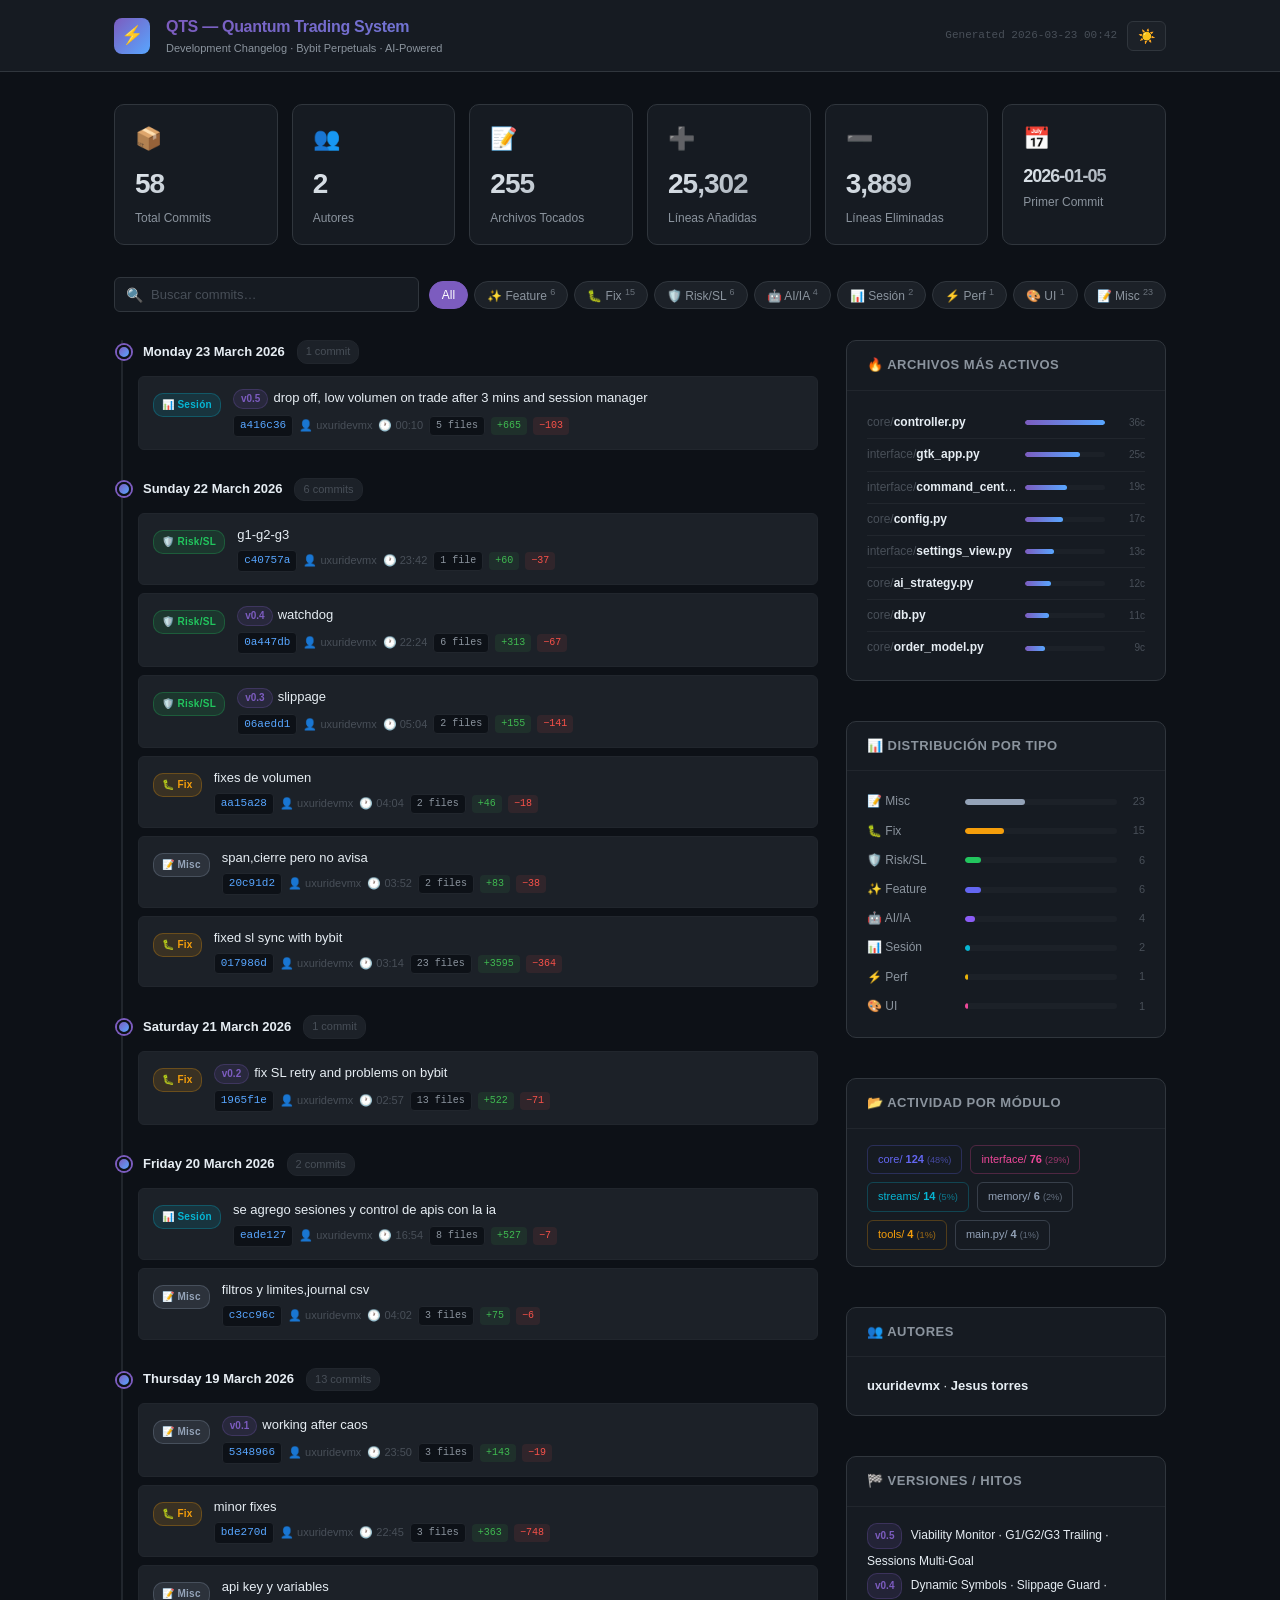
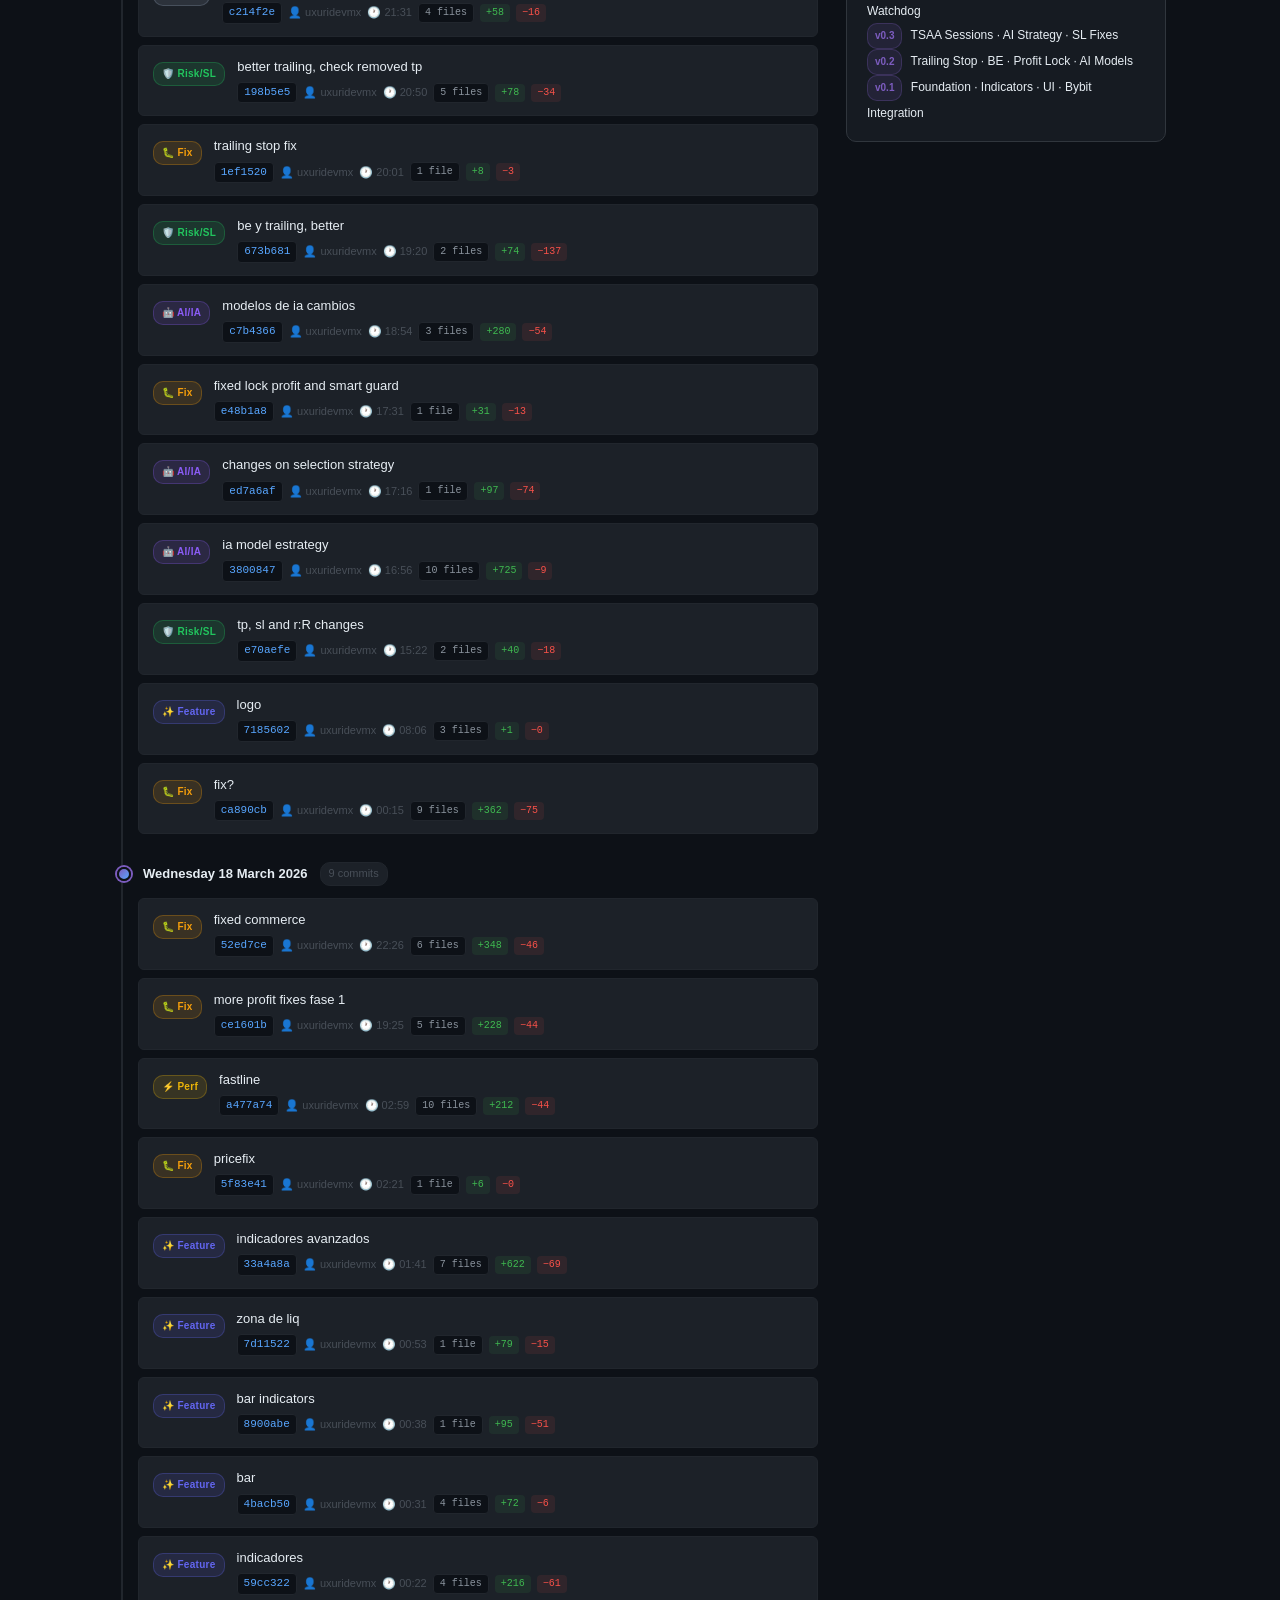
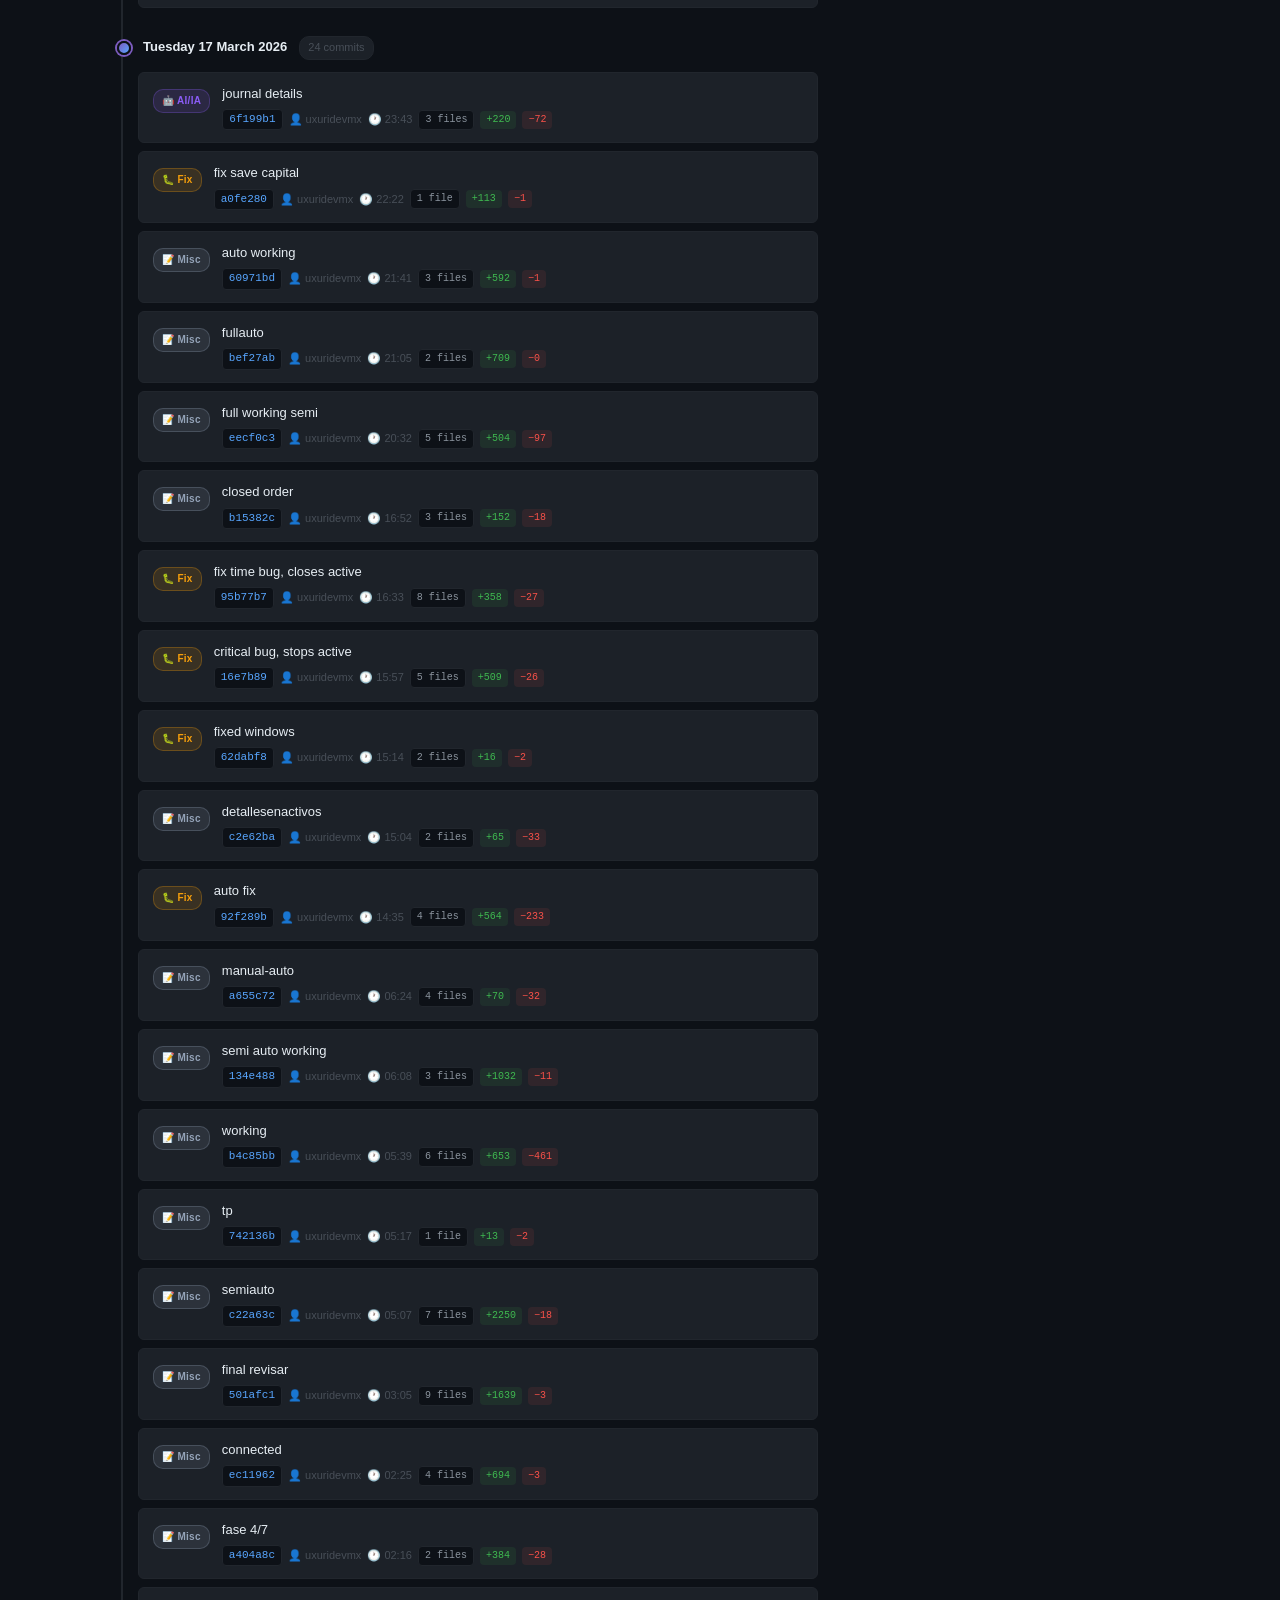
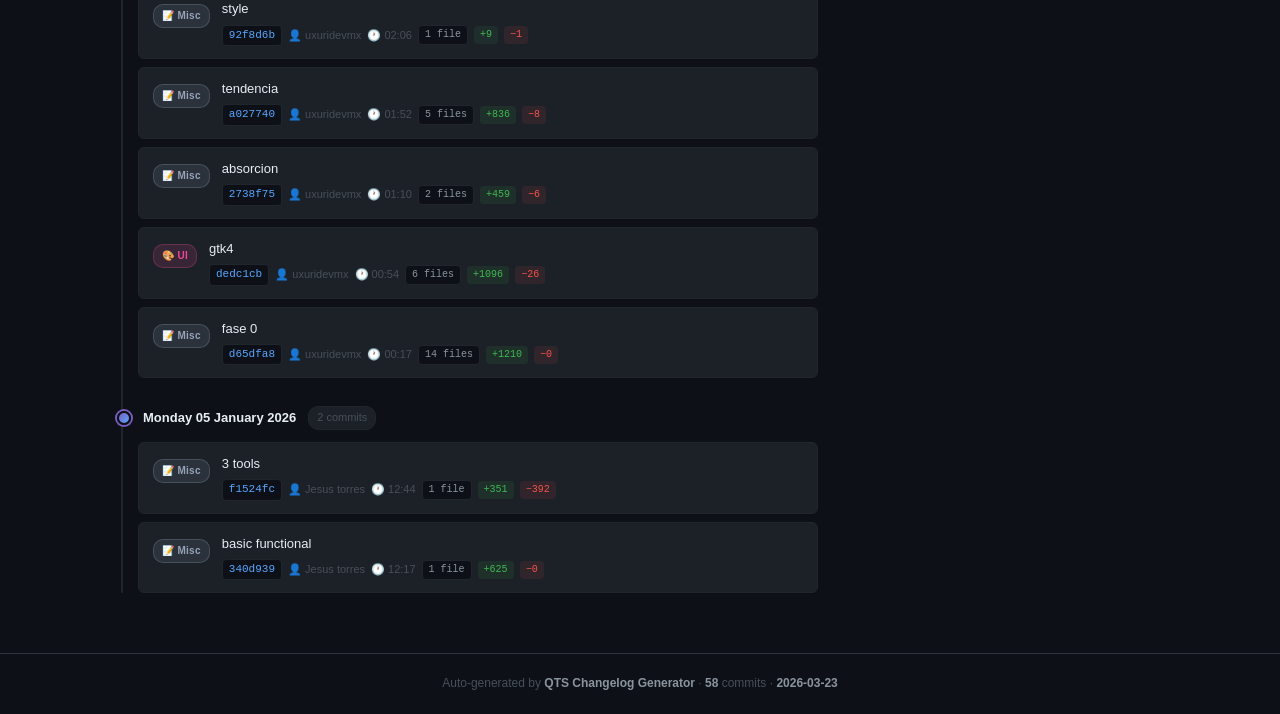
<file: docs/index.html>
<!DOCTYPE html>
<html lang="es" data-theme="dark">
<head>
<meta charset="UTF-8">
<meta name="viewport" content="width=device-width, initial-scale=1.0">
<title>QTS — Quantum Trading System · Changelog</title>
<style>
/* ─── Reset & Variables ─────────────────────────────────────────────────── */
*, *::before, *::after { box-sizing: border-box; margin: 0; padding: 0; }

:root {
  --bg:         #0d1117;
  --bg-card:    #161b22;
  --bg-card2:   #1c2128;
  --border:     #30363d;
  --border2:    #21262d;
  --text:       #e6edf3;
  --text-sub:   #8b949e;
  --text-muted: #484f58;
  --accent:     #7c5cbf;
  --accent2:    #58a6ff;
  --green:      #3fb950;
  --red:        #f85149;
  --yellow:     #e3b341;
  --radius:     10px;
  --radius-sm:  6px;
  --shadow:     0 2px 12px #0006;
  --trans:      .2s ease;
  font-family: -apple-system, BlinkMacSystemFont, "Segoe UI", Helvetica, Arial, sans-serif;
}

[data-theme="light"] {
  --bg:         #f6f8fa;
  --bg-card:    #ffffff;
  --bg-card2:   #f0f2f5;
  --border:     #d0d7de;
  --border2:    #e8ecf0;
  --text:       #1f2328;
  --text-sub:   #57606a;
  --text-muted: #8c959f;
  --shadow:     0 2px 12px #0001;
}

html { scroll-behavior: smooth; }
body {
  background: var(--bg);
  color: var(--text);
  min-height: 100vh;
  line-height: 1.6;
  transition: background var(--trans), color var(--trans);
}

a { color: var(--accent2); text-decoration: none; }
a:hover { text-decoration: underline; }

/* ─── Header ────────────────────────────────────────────────────────────── */
.site-header {
  background: var(--bg-card);
  border-bottom: 1px solid var(--border);
  position: sticky; top: 0; z-index: 100;
  backdrop-filter: blur(12px);
  -webkit-backdrop-filter: blur(12px);
}
.header-inner {
  max-width: 1100px; margin: 0 auto;
  padding: 14px 24px;
  display: flex; align-items: center; gap: 16px;
}
.logo-mark {
  width: 36px; height: 36px;
  background: linear-gradient(135deg, #7c5cbf, #58a6ff);
  border-radius: 8px;
  display: flex; align-items: center; justify-content: center;
  font-size: 18px; flex-shrink: 0;
}
.logo-text { flex: 1; }
.logo-text h1 {
  font-size: 16px; font-weight: 700; letter-spacing: -.3px;
  background: linear-gradient(90deg, #7c5cbf, #58a6ff);
  -webkit-background-clip: text; -webkit-text-fill-color: transparent;
}
.logo-text p { font-size: 11px; color: var(--text-sub); }

.header-actions { display: flex; align-items: center; gap: 10px; }
.gen-date { font-size: 11px; color: var(--text-muted); font-family: monospace; }

.theme-btn {
  background: var(--bg-card2); border: 1px solid var(--border);
  color: var(--text); border-radius: var(--radius-sm);
  padding: 6px 10px; cursor: pointer; font-size: 14px;
  transition: background var(--trans), border-color var(--trans);
}
.theme-btn:hover { background: var(--bg); border-color: var(--accent); }

/* ─── Layout ─────────────────────────────────────────────────────────────── */
.main-layout {
  max-width: 1100px; margin: 0 auto; padding: 32px 24px;
  display: grid; grid-template-columns: 1fr 320px; gap: 28px;
}
@media (max-width: 900px) {
  .main-layout { grid-template-columns: 1fr; }
  .sidebar { order: -1; }
}

/* ─── Stats Bar ──────────────────────────────────────────────────────────── */
.stats-bar {
  grid-column: 1 / -1;
  display: grid; grid-template-columns: repeat(auto-fit, minmax(140px, 1fr));
  gap: 14px; margin-bottom: 4px;
}
.stat-card {
  background: var(--bg-card);
  border: 1px solid var(--border);
  border-radius: var(--radius);
  padding: 16px 20px;
  transition: border-color var(--trans), transform var(--trans);
}
.stat-card:hover { border-color: var(--accent); transform: translateY(-2px); }
.stat-card .stat-icon { font-size: 22px; margin-bottom: 6px; }
.stat-card .stat-value {
  font-size: 28px; font-weight: 700; letter-spacing: -1px;
  background: linear-gradient(135deg, var(--text), var(--text-sub));
  -webkit-background-clip: text; -webkit-text-fill-color: transparent;
}
.stat-card .stat-label { font-size: 12px; color: var(--text-sub); margin-top: 2px; }

/* ─── Section cards ──────────────────────────────────────────────────────── */
.section-card {
  background: var(--bg-card);
  border: 1px solid var(--border);
  border-radius: var(--radius);
  overflow: hidden; margin-bottom: 20px;
}
.section-head {
  padding: 14px 20px;
  border-bottom: 1px solid var(--border2);
  font-size: 13px; font-weight: 600; color: var(--text-sub);
  letter-spacing: .5px; text-transform: uppercase;
  display: flex; align-items: center; gap: 8px;
}
.section-body { padding: 16px 20px; }

/* ─── Filters + Search ───────────────────────────────────────────────────── */
.controls {
  grid-column: 1 / -1;
  display: flex; flex-wrap: wrap; gap: 10px; align-items: center;
}
.search-wrap {
  flex: 1; min-width: 200px;
  position: relative;
}
.search-icon {
  position: absolute; left: 12px; top: 50%; transform: translateY(-50%);
  color: var(--text-muted); pointer-events: none; font-size: 14px;
}
#search {
  width: 100%; padding: 9px 12px 9px 36px;
  background: var(--bg-card); border: 1px solid var(--border);
  color: var(--text); border-radius: var(--radius-sm); font-size: 13px;
  transition: border-color var(--trans);
}
#search:focus {
  outline: none; border-color: var(--accent);
  box-shadow: 0 0 0 3px #7c5cbf22;
}
#search::placeholder { color: var(--text-muted); }

.filter-pills { display: flex; flex-wrap: wrap; gap: 6px; }
.filter-pill {
  padding: 5px 12px; border-radius: 20px; font-size: 12px; font-weight: 500;
  cursor: pointer; border: 1px solid var(--border);
  background: var(--bg-card2); color: var(--text-sub);
  transition: all var(--trans); white-space: nowrap;
}
.filter-pill:hover { border-color: var(--pill-color, var(--accent)); color: var(--text); }
.filter-pill.active {
  background: var(--pill-color, var(--accent));
  border-color: var(--pill-color, var(--accent));
  color: #fff;
}
.filter-pill[data-cat="all"] { --pill-color: var(--accent); }
.filter-pill sup { font-size: 9px; opacity: .7; }

/* ─── Timeline ───────────────────────────────────────────────────────────── */
.timeline {
  position: relative;
  padding-left: 24px;
}
.timeline::before {
  content: ''; position: absolute;
  left: 7px; top: 0; bottom: 0;
  width: 2px; background: var(--border2);
  border-radius: 2px;
}

.day-group { margin-bottom: 28px; }

.day-header {
  display: flex; align-items: center; gap: 12px;
  margin-bottom: 12px;
  position: relative;
}
.day-dot {
  width: 14px; height: 14px; border-radius: 50%;
  background: linear-gradient(135deg, #7c5cbf, #58a6ff);
  border: 2px solid var(--bg);
  box-shadow: 0 0 0 2px var(--accent);
  flex-shrink: 0;
  margin-left: -21px;
}
.day-label { font-size: 13px; font-weight: 600; color: var(--text); }
.day-count {
  font-size: 11px; color: var(--text-muted);
  background: var(--bg-card2); padding: 2px 8px;
  border-radius: 10px; border: 1px solid var(--border2);
}

.day-commits { display: flex; flex-direction: column; gap: 8px; }

/* ─── Commit Card ────────────────────────────────────────────────────────── */
.commit-card {
  background: var(--bg-card2);
  border: 1px solid var(--border2);
  border-radius: var(--radius-sm);
  padding: 12px 14px;
  display: flex; gap: 12px; align-items: flex-start;
  transition: border-color var(--trans), background var(--trans), transform var(--trans);
}
.commit-card:hover {
  border-color: var(--border);
  background: var(--bg-card);
  transform: translateX(2px);
}
.commit-card.hidden { display: none; }

.commit-left { padding-top: 1px; flex-shrink: 0; }
.cat-pill {
  font-size: 10px; font-weight: 600; letter-spacing: .3px;
  padding: 3px 8px; border-radius: 10px; border: 1px solid;
  white-space: nowrap; display: inline-block;
}

.commit-body { flex: 1; min-width: 0; }
.commit-msg {
  font-size: 13px; color: var(--text); margin-bottom: 6px;
  word-break: break-word; line-height: 1.4;
}
.commit-meta {
  display: flex; flex-wrap: wrap; gap: 6px; align-items: center;
}

.hash-chip {
  font-size: 11px; color: var(--accent2);
  background: var(--bg); padding: 1px 6px;
  border-radius: 4px; border: 1px solid var(--border2);
  font-family: "SFMono-Regular", Consolas, monospace;
}
.meta-author, .meta-time {
  font-size: 11px; color: var(--text-muted);
}

.version-badge, .tag-badge {
  font-size: 10px; font-weight: 700;
  padding: 2px 7px; border-radius: 10px;
  margin-right: 5px; display: inline-block;
}
.version-badge {
  background: #7c5cbf22; color: #7c5cbf;
  border: 1px solid #7c5cbf44;
}
.tag-badge {
  background: #22c55e22; color: #22c55e;
  border: 1px solid #22c55e44;
}

.stat-chip {
  font-size: 10px; font-family: monospace;
  padding: 1px 6px; border-radius: 4px;
}
.stat-chip.files { background: var(--bg); color: var(--text-sub); border: 1px solid var(--border2); }
.stat-chip.ins    { background: #3fb95018; color: #3fb950; }
.stat-chip.del    { background: #f8514918; color: #f85149; }

/* ─── Sidebar ────────────────────────────────────────────────────────────── */
.sidebar { display: flex; flex-direction: column; gap: 20px; }

/* Top Files */
.file-row {
  display: grid; grid-template-columns: 1fr 80px 32px;
  gap: 8px; align-items: center; padding: 6px 0;
  border-bottom: 1px solid var(--border2);
  font-size: 12px;
}
.file-row:last-child { border-bottom: none; }
.file-name { overflow: hidden; text-overflow: ellipsis; white-space: nowrap; }
.file-path { color: var(--text-muted); }
.file-bar-wrap {
  background: var(--bg-card2); border-radius: 3px;
  height: 5px; overflow: hidden;
}
.file-bar {
  height: 100%; background: linear-gradient(90deg, #7c5cbf, #58a6ff);
  border-radius: 3px; transition: width .4s ease;
}
.file-count { color: var(--text-muted); text-align: right; font-size: 10px; }

/* Category bars */
.cat-bar-row {
  display: flex; align-items: center; gap: 8px;
  padding: 5px 0; font-size: 12px;
}
.cat-bar-label { width: 90px; flex-shrink: 0; color: var(--text-sub); }
.cat-bar-track {
  flex: 1; background: var(--bg-card2); border-radius: 3px;
  height: 6px; overflow: hidden;
}
.cat-bar-fill { height: 100%; border-radius: 3px; transition: width .4s ease; }
.cat-bar-count { color: var(--text-muted); font-size: 11px; width: 20px; text-align: right; }

/* Modules */
.modules-grid { display: flex; flex-wrap: wrap; gap: 8px; }
.mod-pill {
  font-size: 11px; padding: 5px 10px; border-radius: 6px;
  border: 1px solid; background: transparent;
}
.mod-pill strong { font-weight: 700; }
.mod-pill small { opacity: .6; }

/* Authors */
.authors-list { font-size: 13px; line-height: 2; }

/* No results */
.no-results {
  text-align: center; padding: 48px 24px;
  color: var(--text-muted); font-size: 14px;
  display: none;
}
.no-results .nr-icon { font-size: 36px; margin-bottom: 10px; }

/* ─── Footer ─────────────────────────────────────────────────────────────── */
footer {
  border-top: 1px solid var(--border);
  padding: 20px 24px;
  text-align: center;
  font-size: 12px; color: var(--text-muted);
}
footer strong { color: var(--text-sub); }

/* ─── Scroll to top ──────────────────────────────────────────────────────── */
.scroll-top {
  position: fixed; bottom: 24px; right: 24px;
  background: var(--accent); color: #fff;
  border: none; border-radius: 50%; width: 40px; height: 40px;
  font-size: 18px; cursor: pointer;
  box-shadow: 0 4px 12px #7c5cbf55;
  opacity: 0; pointer-events: none; transition: opacity var(--trans);
  display: flex; align-items: center; justify-content: center;
}
.scroll-top.visible { opacity: 1; pointer-events: all; }
</style>
</head>
<body>

<!-- HEADER -->
<header class="site-header">
  <div class="header-inner">
    <div class="logo-mark">⚡</div>
    <div class="logo-text">
      <h1>QTS — Quantum Trading System</h1>
      <p>Development Changelog · Bybit Perpetuals · AI-Powered</p>
    </div>
    <div class="header-actions">
      <span class="gen-date">Generated 2026-03-23 00:42</span>
      <button class="theme-btn" id="themeBtn" title="Toggle theme">🌙</button>
    </div>
  </div>
</header>

<!-- MAIN -->
<div class="main-layout">

  <!-- STATS BAR -->
  <div class="stats-bar">
    <div class="stat-card">
      <div class="stat-icon">📦</div>
      <div class="stat-value">58</div>
      <div class="stat-label">Total Commits</div>
    </div>
    <div class="stat-card">
      <div class="stat-icon">👥</div>
      <div class="stat-value">2</div>
      <div class="stat-label">Autores</div>
    </div>
    <div class="stat-card">
      <div class="stat-icon">📝</div>
      <div class="stat-value">255</div>
      <div class="stat-label">Archivos Tocados</div>
    </div>
    <div class="stat-card">
      <div class="stat-icon">➕</div>
      <div class="stat-value" style="color:var(--green)">25,302</div>
      <div class="stat-label">Líneas Añadidas</div>
    </div>
    <div class="stat-card">
      <div class="stat-icon">➖</div>
      <div class="stat-value" style="color:var(--red)">3,889</div>
      <div class="stat-label">Líneas Eliminadas</div>
    </div>
    <div class="stat-card">
      <div class="stat-icon">📅</div>
      <div class="stat-value" style="font-size:18px">2026-01-05</div>
      <div class="stat-label">Primer Commit</div>
    </div>
  </div>

  <!-- CONTROLS -->
  <div class="controls" style="grid-column:1/-1">
    <div class="search-wrap">
      <span class="search-icon">🔍</span>
      <input type="text" id="search" placeholder="Buscar commits…" autocomplete="off">
    </div>
    <div class="filter-pills" id="filterPills">
      <button class="filter-pill active" data-cat="all">All</button><button class="filter-pill" data-cat="feat" style="--pill-color:#6366f1">✨ Feature <sup>6</sup></button><button class="filter-pill" data-cat="fix" style="--pill-color:#f59e0b">🐛 Fix <sup>15</sup></button><button class="filter-pill" data-cat="risk" style="--pill-color:#22c55e">🛡️ Risk/SL <sup>6</sup></button><button class="filter-pill" data-cat="ai" style="--pill-color:#8b5cf6">🤖 AI/IA <sup>4</sup></button><button class="filter-pill" data-cat="session" style="--pill-color:#06b6d4">📊 Sesión <sup>2</sup></button><button class="filter-pill" data-cat="perf" style="--pill-color:#eab308">⚡ Perf <sup>1</sup></button><button class="filter-pill" data-cat="ui" style="--pill-color:#ec4899">🎨 UI <sup>1</sup></button><button class="filter-pill" data-cat="other" style="--pill-color:#94a3b8">📝 Misc <sup>23</sup></button>
    </div>
  </div>

  <!-- TIMELINE -->
  <main>
    <div class="timeline" id="timeline">

  <div class="day-group">
    <div class="day-header">
      <div class="day-dot"></div>
      <span class="day-label">Monday 23 March 2026</span>
      <span class="day-count">1 commit</span>
    </div>
    <div class="day-commits">

    <div class="commit-card" data-cat="session" data-msg="drop off, low  volumen on trade after 3 mins and session manager">
      <div class="commit-left">
        <span class="cat-pill" style="background:#06b6d422;color:#06b6d4;border-color:#06b6d444"
              title="Sesión">📊 Sesión</span>
      </div>
      <div class="commit-body">
        <div class="commit-msg"><span class="version-badge">v0.5</span>drop off, low  volumen on trade after 3 mins and session manager</div>
        <div class="commit-meta">
          <code class="hash-chip">a416c36</code>
          <span class="meta-author">👤 uxuridevmx</span>
          <span class="meta-time">🕐 00:10</span>
          <span class="stat-chip files">5 files</span><span class="stat-chip ins">+665</span><span class="stat-chip del">−103</span>
        </div>
      </div>
    </div>
    </div>
  </div>

  <div class="day-group">
    <div class="day-header">
      <div class="day-dot"></div>
      <span class="day-label">Sunday 22 March 2026</span>
      <span class="day-count">6 commits</span>
    </div>
    <div class="day-commits">

    <div class="commit-card" data-cat="risk" data-msg="g1-g2-g3">
      <div class="commit-left">
        <span class="cat-pill" style="background:#22c55e22;color:#22c55e;border-color:#22c55e44"
              title="Risk/SL">🛡️ Risk/SL</span>
      </div>
      <div class="commit-body">
        <div class="commit-msg">g1-g2-g3</div>
        <div class="commit-meta">
          <code class="hash-chip">c40757a</code>
          <span class="meta-author">👤 uxuridevmx</span>
          <span class="meta-time">🕐 23:42</span>
          <span class="stat-chip files">1 file</span><span class="stat-chip ins">+60</span><span class="stat-chip del">−37</span>
        </div>
      </div>
    </div>

    <div class="commit-card" data-cat="risk" data-msg="watchdog">
      <div class="commit-left">
        <span class="cat-pill" style="background:#22c55e22;color:#22c55e;border-color:#22c55e44"
              title="Risk/SL">🛡️ Risk/SL</span>
      </div>
      <div class="commit-body">
        <div class="commit-msg"><span class="version-badge">v0.4</span>watchdog</div>
        <div class="commit-meta">
          <code class="hash-chip">0a447db</code>
          <span class="meta-author">👤 uxuridevmx</span>
          <span class="meta-time">🕐 22:24</span>
          <span class="stat-chip files">6 files</span><span class="stat-chip ins">+313</span><span class="stat-chip del">−67</span>
        </div>
      </div>
    </div>

    <div class="commit-card" data-cat="risk" data-msg="slippage">
      <div class="commit-left">
        <span class="cat-pill" style="background:#22c55e22;color:#22c55e;border-color:#22c55e44"
              title="Risk/SL">🛡️ Risk/SL</span>
      </div>
      <div class="commit-body">
        <div class="commit-msg"><span class="version-badge">v0.3</span>slippage</div>
        <div class="commit-meta">
          <code class="hash-chip">06aedd1</code>
          <span class="meta-author">👤 uxuridevmx</span>
          <span class="meta-time">🕐 05:04</span>
          <span class="stat-chip files">2 files</span><span class="stat-chip ins">+155</span><span class="stat-chip del">−141</span>
        </div>
      </div>
    </div>

    <div class="commit-card" data-cat="fix" data-msg="fixes de volumen">
      <div class="commit-left">
        <span class="cat-pill" style="background:#f59e0b22;color:#f59e0b;border-color:#f59e0b44"
              title="Fix">🐛 Fix</span>
      </div>
      <div class="commit-body">
        <div class="commit-msg">fixes de volumen</div>
        <div class="commit-meta">
          <code class="hash-chip">aa15a28</code>
          <span class="meta-author">👤 uxuridevmx</span>
          <span class="meta-time">🕐 04:04</span>
          <span class="stat-chip files">2 files</span><span class="stat-chip ins">+46</span><span class="stat-chip del">−18</span>
        </div>
      </div>
    </div>

    <div class="commit-card" data-cat="other" data-msg="span,cierre pero no avisa">
      <div class="commit-left">
        <span class="cat-pill" style="background:#94a3b822;color:#94a3b8;border-color:#94a3b844"
              title="Misc">📝 Misc</span>
      </div>
      <div class="commit-body">
        <div class="commit-msg">span,cierre pero no avisa</div>
        <div class="commit-meta">
          <code class="hash-chip">20c91d2</code>
          <span class="meta-author">👤 uxuridevmx</span>
          <span class="meta-time">🕐 03:52</span>
          <span class="stat-chip files">2 files</span><span class="stat-chip ins">+83</span><span class="stat-chip del">−38</span>
        </div>
      </div>
    </div>

    <div class="commit-card" data-cat="fix" data-msg="fixed sl sync with bybit">
      <div class="commit-left">
        <span class="cat-pill" style="background:#f59e0b22;color:#f59e0b;border-color:#f59e0b44"
              title="Fix">🐛 Fix</span>
      </div>
      <div class="commit-body">
        <div class="commit-msg">fixed sl sync with bybit</div>
        <div class="commit-meta">
          <code class="hash-chip">017986d</code>
          <span class="meta-author">👤 uxuridevmx</span>
          <span class="meta-time">🕐 03:14</span>
          <span class="stat-chip files">23 files</span><span class="stat-chip ins">+3595</span><span class="stat-chip del">−364</span>
        </div>
      </div>
    </div>
    </div>
  </div>

  <div class="day-group">
    <div class="day-header">
      <div class="day-dot"></div>
      <span class="day-label">Saturday 21 March 2026</span>
      <span class="day-count">1 commit</span>
    </div>
    <div class="day-commits">

    <div class="commit-card" data-cat="fix" data-msg="fix sl retry and problems on bybit">
      <div class="commit-left">
        <span class="cat-pill" style="background:#f59e0b22;color:#f59e0b;border-color:#f59e0b44"
              title="Fix">🐛 Fix</span>
      </div>
      <div class="commit-body">
        <div class="commit-msg"><span class="version-badge">v0.2</span>fix SL retry and problems on bybit</div>
        <div class="commit-meta">
          <code class="hash-chip">1965f1e</code>
          <span class="meta-author">👤 uxuridevmx</span>
          <span class="meta-time">🕐 02:57</span>
          <span class="stat-chip files">13 files</span><span class="stat-chip ins">+522</span><span class="stat-chip del">−71</span>
        </div>
      </div>
    </div>
    </div>
  </div>

  <div class="day-group">
    <div class="day-header">
      <div class="day-dot"></div>
      <span class="day-label">Friday 20 March 2026</span>
      <span class="day-count">2 commits</span>
    </div>
    <div class="day-commits">

    <div class="commit-card" data-cat="session" data-msg="se agrego sesiones y control de apis con la ia">
      <div class="commit-left">
        <span class="cat-pill" style="background:#06b6d422;color:#06b6d4;border-color:#06b6d444"
              title="Sesión">📊 Sesión</span>
      </div>
      <div class="commit-body">
        <div class="commit-msg">se agrego sesiones y control de apis con la ia</div>
        <div class="commit-meta">
          <code class="hash-chip">eade127</code>
          <span class="meta-author">👤 uxuridevmx</span>
          <span class="meta-time">🕐 16:54</span>
          <span class="stat-chip files">8 files</span><span class="stat-chip ins">+527</span><span class="stat-chip del">−7</span>
        </div>
      </div>
    </div>

    <div class="commit-card" data-cat="other" data-msg="filtros y limites,journal csv">
      <div class="commit-left">
        <span class="cat-pill" style="background:#94a3b822;color:#94a3b8;border-color:#94a3b844"
              title="Misc">📝 Misc</span>
      </div>
      <div class="commit-body">
        <div class="commit-msg">filtros y limites,journal csv</div>
        <div class="commit-meta">
          <code class="hash-chip">c3cc96c</code>
          <span class="meta-author">👤 uxuridevmx</span>
          <span class="meta-time">🕐 04:02</span>
          <span class="stat-chip files">3 files</span><span class="stat-chip ins">+75</span><span class="stat-chip del">−6</span>
        </div>
      </div>
    </div>
    </div>
  </div>

  <div class="day-group">
    <div class="day-header">
      <div class="day-dot"></div>
      <span class="day-label">Thursday 19 March 2026</span>
      <span class="day-count">13 commits</span>
    </div>
    <div class="day-commits">

    <div class="commit-card" data-cat="other" data-msg="working after caos">
      <div class="commit-left">
        <span class="cat-pill" style="background:#94a3b822;color:#94a3b8;border-color:#94a3b844"
              title="Misc">📝 Misc</span>
      </div>
      <div class="commit-body">
        <div class="commit-msg"><span class="version-badge">v0.1</span>working after caos</div>
        <div class="commit-meta">
          <code class="hash-chip">5348966</code>
          <span class="meta-author">👤 uxuridevmx</span>
          <span class="meta-time">🕐 23:50</span>
          <span class="stat-chip files">3 files</span><span class="stat-chip ins">+143</span><span class="stat-chip del">−19</span>
        </div>
      </div>
    </div>

    <div class="commit-card" data-cat="fix" data-msg="minor fixes">
      <div class="commit-left">
        <span class="cat-pill" style="background:#f59e0b22;color:#f59e0b;border-color:#f59e0b44"
              title="Fix">🐛 Fix</span>
      </div>
      <div class="commit-body">
        <div class="commit-msg">minor fixes</div>
        <div class="commit-meta">
          <code class="hash-chip">bde270d</code>
          <span class="meta-author">👤 uxuridevmx</span>
          <span class="meta-time">🕐 22:45</span>
          <span class="stat-chip files">3 files</span><span class="stat-chip ins">+363</span><span class="stat-chip del">−748</span>
        </div>
      </div>
    </div>

    <div class="commit-card" data-cat="other" data-msg="api key y variables">
      <div class="commit-left">
        <span class="cat-pill" style="background:#94a3b822;color:#94a3b8;border-color:#94a3b844"
              title="Misc">📝 Misc</span>
      </div>
      <div class="commit-body">
        <div class="commit-msg">api key y variables</div>
        <div class="commit-meta">
          <code class="hash-chip">c214f2e</code>
          <span class="meta-author">👤 uxuridevmx</span>
          <span class="meta-time">🕐 21:31</span>
          <span class="stat-chip files">4 files</span><span class="stat-chip ins">+58</span><span class="stat-chip del">−16</span>
        </div>
      </div>
    </div>

    <div class="commit-card" data-cat="risk" data-msg="better  trailing, check removed tp">
      <div class="commit-left">
        <span class="cat-pill" style="background:#22c55e22;color:#22c55e;border-color:#22c55e44"
              title="Risk/SL">🛡️ Risk/SL</span>
      </div>
      <div class="commit-body">
        <div class="commit-msg">better  trailing, check removed tp</div>
        <div class="commit-meta">
          <code class="hash-chip">198b5e5</code>
          <span class="meta-author">👤 uxuridevmx</span>
          <span class="meta-time">🕐 20:50</span>
          <span class="stat-chip files">5 files</span><span class="stat-chip ins">+78</span><span class="stat-chip del">−34</span>
        </div>
      </div>
    </div>

    <div class="commit-card" data-cat="fix" data-msg="trailing stop fix">
      <div class="commit-left">
        <span class="cat-pill" style="background:#f59e0b22;color:#f59e0b;border-color:#f59e0b44"
              title="Fix">🐛 Fix</span>
      </div>
      <div class="commit-body">
        <div class="commit-msg">trailing stop fix</div>
        <div class="commit-meta">
          <code class="hash-chip">1ef1520</code>
          <span class="meta-author">👤 uxuridevmx</span>
          <span class="meta-time">🕐 20:01</span>
          <span class="stat-chip files">1 file</span><span class="stat-chip ins">+8</span><span class="stat-chip del">−3</span>
        </div>
      </div>
    </div>

    <div class="commit-card" data-cat="risk" data-msg="be y trailing, better">
      <div class="commit-left">
        <span class="cat-pill" style="background:#22c55e22;color:#22c55e;border-color:#22c55e44"
              title="Risk/SL">🛡️ Risk/SL</span>
      </div>
      <div class="commit-body">
        <div class="commit-msg">be y trailing, better</div>
        <div class="commit-meta">
          <code class="hash-chip">673b681</code>
          <span class="meta-author">👤 uxuridevmx</span>
          <span class="meta-time">🕐 19:20</span>
          <span class="stat-chip files">2 files</span><span class="stat-chip ins">+74</span><span class="stat-chip del">−137</span>
        </div>
      </div>
    </div>

    <div class="commit-card" data-cat="ai" data-msg="modelos de ia cambios">
      <div class="commit-left">
        <span class="cat-pill" style="background:#8b5cf622;color:#8b5cf6;border-color:#8b5cf644"
              title="AI/IA">🤖 AI/IA</span>
      </div>
      <div class="commit-body">
        <div class="commit-msg">modelos de ia cambios</div>
        <div class="commit-meta">
          <code class="hash-chip">c7b4366</code>
          <span class="meta-author">👤 uxuridevmx</span>
          <span class="meta-time">🕐 18:54</span>
          <span class="stat-chip files">3 files</span><span class="stat-chip ins">+280</span><span class="stat-chip del">−54</span>
        </div>
      </div>
    </div>

    <div class="commit-card" data-cat="fix" data-msg="fixed lock  profit and smart guard">
      <div class="commit-left">
        <span class="cat-pill" style="background:#f59e0b22;color:#f59e0b;border-color:#f59e0b44"
              title="Fix">🐛 Fix</span>
      </div>
      <div class="commit-body">
        <div class="commit-msg">fixed lock  profit and smart guard</div>
        <div class="commit-meta">
          <code class="hash-chip">e48b1a8</code>
          <span class="meta-author">👤 uxuridevmx</span>
          <span class="meta-time">🕐 17:31</span>
          <span class="stat-chip files">1 file</span><span class="stat-chip ins">+31</span><span class="stat-chip del">−13</span>
        </div>
      </div>
    </div>

    <div class="commit-card" data-cat="ai" data-msg="changes on selection strategy">
      <div class="commit-left">
        <span class="cat-pill" style="background:#8b5cf622;color:#8b5cf6;border-color:#8b5cf644"
              title="AI/IA">🤖 AI/IA</span>
      </div>
      <div class="commit-body">
        <div class="commit-msg">changes on selection strategy</div>
        <div class="commit-meta">
          <code class="hash-chip">ed7a6af</code>
          <span class="meta-author">👤 uxuridevmx</span>
          <span class="meta-time">🕐 17:16</span>
          <span class="stat-chip files">1 file</span><span class="stat-chip ins">+97</span><span class="stat-chip del">−74</span>
        </div>
      </div>
    </div>

    <div class="commit-card" data-cat="ai" data-msg="ia model estrategy">
      <div class="commit-left">
        <span class="cat-pill" style="background:#8b5cf622;color:#8b5cf6;border-color:#8b5cf644"
              title="AI/IA">🤖 AI/IA</span>
      </div>
      <div class="commit-body">
        <div class="commit-msg">ia model estrategy</div>
        <div class="commit-meta">
          <code class="hash-chip">3800847</code>
          <span class="meta-author">👤 uxuridevmx</span>
          <span class="meta-time">🕐 16:56</span>
          <span class="stat-chip files">10 files</span><span class="stat-chip ins">+725</span><span class="stat-chip del">−9</span>
        </div>
      </div>
    </div>

    <div class="commit-card" data-cat="risk" data-msg="tp, sl and r:r changes">
      <div class="commit-left">
        <span class="cat-pill" style="background:#22c55e22;color:#22c55e;border-color:#22c55e44"
              title="Risk/SL">🛡️ Risk/SL</span>
      </div>
      <div class="commit-body">
        <div class="commit-msg">tp, sl and r:R changes</div>
        <div class="commit-meta">
          <code class="hash-chip">e70aefe</code>
          <span class="meta-author">👤 uxuridevmx</span>
          <span class="meta-time">🕐 15:22</span>
          <span class="stat-chip files">2 files</span><span class="stat-chip ins">+40</span><span class="stat-chip del">−18</span>
        </div>
      </div>
    </div>

    <div class="commit-card" data-cat="feat" data-msg="logo">
      <div class="commit-left">
        <span class="cat-pill" style="background:#6366f122;color:#6366f1;border-color:#6366f144"
              title="Feature">✨ Feature</span>
      </div>
      <div class="commit-body">
        <div class="commit-msg">logo</div>
        <div class="commit-meta">
          <code class="hash-chip">7185602</code>
          <span class="meta-author">👤 uxuridevmx</span>
          <span class="meta-time">🕐 08:06</span>
          <span class="stat-chip files">3 files</span><span class="stat-chip ins">+1</span><span class="stat-chip del">−0</span>
        </div>
      </div>
    </div>

    <div class="commit-card" data-cat="fix" data-msg="fix?">
      <div class="commit-left">
        <span class="cat-pill" style="background:#f59e0b22;color:#f59e0b;border-color:#f59e0b44"
              title="Fix">🐛 Fix</span>
      </div>
      <div class="commit-body">
        <div class="commit-msg">fix?</div>
        <div class="commit-meta">
          <code class="hash-chip">ca890cb</code>
          <span class="meta-author">👤 uxuridevmx</span>
          <span class="meta-time">🕐 00:15</span>
          <span class="stat-chip files">9 files</span><span class="stat-chip ins">+362</span><span class="stat-chip del">−75</span>
        </div>
      </div>
    </div>
    </div>
  </div>

  <div class="day-group">
    <div class="day-header">
      <div class="day-dot"></div>
      <span class="day-label">Wednesday 18 March 2026</span>
      <span class="day-count">9 commits</span>
    </div>
    <div class="day-commits">

    <div class="commit-card" data-cat="fix" data-msg="fixed commerce">
      <div class="commit-left">
        <span class="cat-pill" style="background:#f59e0b22;color:#f59e0b;border-color:#f59e0b44"
              title="Fix">🐛 Fix</span>
      </div>
      <div class="commit-body">
        <div class="commit-msg">fixed commerce</div>
        <div class="commit-meta">
          <code class="hash-chip">52ed7ce</code>
          <span class="meta-author">👤 uxuridevmx</span>
          <span class="meta-time">🕐 22:26</span>
          <span class="stat-chip files">6 files</span><span class="stat-chip ins">+348</span><span class="stat-chip del">−46</span>
        </div>
      </div>
    </div>

    <div class="commit-card" data-cat="fix" data-msg="more profit fixes fase 1">
      <div class="commit-left">
        <span class="cat-pill" style="background:#f59e0b22;color:#f59e0b;border-color:#f59e0b44"
              title="Fix">🐛 Fix</span>
      </div>
      <div class="commit-body">
        <div class="commit-msg">more profit fixes fase 1</div>
        <div class="commit-meta">
          <code class="hash-chip">ce1601b</code>
          <span class="meta-author">👤 uxuridevmx</span>
          <span class="meta-time">🕐 19:25</span>
          <span class="stat-chip files">5 files</span><span class="stat-chip ins">+228</span><span class="stat-chip del">−44</span>
        </div>
      </div>
    </div>

    <div class="commit-card" data-cat="perf" data-msg="fastline">
      <div class="commit-left">
        <span class="cat-pill" style="background:#eab30822;color:#eab308;border-color:#eab30844"
              title="Perf">⚡ Perf</span>
      </div>
      <div class="commit-body">
        <div class="commit-msg">fastline</div>
        <div class="commit-meta">
          <code class="hash-chip">a477a74</code>
          <span class="meta-author">👤 uxuridevmx</span>
          <span class="meta-time">🕐 02:59</span>
          <span class="stat-chip files">10 files</span><span class="stat-chip ins">+212</span><span class="stat-chip del">−44</span>
        </div>
      </div>
    </div>

    <div class="commit-card" data-cat="fix" data-msg="pricefix">
      <div class="commit-left">
        <span class="cat-pill" style="background:#f59e0b22;color:#f59e0b;border-color:#f59e0b44"
              title="Fix">🐛 Fix</span>
      </div>
      <div class="commit-body">
        <div class="commit-msg">pricefix</div>
        <div class="commit-meta">
          <code class="hash-chip">5f83e41</code>
          <span class="meta-author">👤 uxuridevmx</span>
          <span class="meta-time">🕐 02:21</span>
          <span class="stat-chip files">1 file</span><span class="stat-chip ins">+6</span><span class="stat-chip del">−0</span>
        </div>
      </div>
    </div>

    <div class="commit-card" data-cat="feat" data-msg="indicadores avanzados">
      <div class="commit-left">
        <span class="cat-pill" style="background:#6366f122;color:#6366f1;border-color:#6366f144"
              title="Feature">✨ Feature</span>
      </div>
      <div class="commit-body">
        <div class="commit-msg">indicadores avanzados</div>
        <div class="commit-meta">
          <code class="hash-chip">33a4a8a</code>
          <span class="meta-author">👤 uxuridevmx</span>
          <span class="meta-time">🕐 01:41</span>
          <span class="stat-chip files">7 files</span><span class="stat-chip ins">+622</span><span class="stat-chip del">−69</span>
        </div>
      </div>
    </div>

    <div class="commit-card" data-cat="feat" data-msg="zona de liq">
      <div class="commit-left">
        <span class="cat-pill" style="background:#6366f122;color:#6366f1;border-color:#6366f144"
              title="Feature">✨ Feature</span>
      </div>
      <div class="commit-body">
        <div class="commit-msg">zona de liq</div>
        <div class="commit-meta">
          <code class="hash-chip">7d11522</code>
          <span class="meta-author">👤 uxuridevmx</span>
          <span class="meta-time">🕐 00:53</span>
          <span class="stat-chip files">1 file</span><span class="stat-chip ins">+79</span><span class="stat-chip del">−15</span>
        </div>
      </div>
    </div>

    <div class="commit-card" data-cat="feat" data-msg="bar indicators">
      <div class="commit-left">
        <span class="cat-pill" style="background:#6366f122;color:#6366f1;border-color:#6366f144"
              title="Feature">✨ Feature</span>
      </div>
      <div class="commit-body">
        <div class="commit-msg">bar indicators</div>
        <div class="commit-meta">
          <code class="hash-chip">8900abe</code>
          <span class="meta-author">👤 uxuridevmx</span>
          <span class="meta-time">🕐 00:38</span>
          <span class="stat-chip files">1 file</span><span class="stat-chip ins">+95</span><span class="stat-chip del">−51</span>
        </div>
      </div>
    </div>

    <div class="commit-card" data-cat="feat" data-msg="bar">
      <div class="commit-left">
        <span class="cat-pill" style="background:#6366f122;color:#6366f1;border-color:#6366f144"
              title="Feature">✨ Feature</span>
      </div>
      <div class="commit-body">
        <div class="commit-msg">bar</div>
        <div class="commit-meta">
          <code class="hash-chip">4bacb50</code>
          <span class="meta-author">👤 uxuridevmx</span>
          <span class="meta-time">🕐 00:31</span>
          <span class="stat-chip files">4 files</span><span class="stat-chip ins">+72</span><span class="stat-chip del">−6</span>
        </div>
      </div>
    </div>

    <div class="commit-card" data-cat="feat" data-msg="indicadores">
      <div class="commit-left">
        <span class="cat-pill" style="background:#6366f122;color:#6366f1;border-color:#6366f144"
              title="Feature">✨ Feature</span>
      </div>
      <div class="commit-body">
        <div class="commit-msg">indicadores</div>
        <div class="commit-meta">
          <code class="hash-chip">59cc322</code>
          <span class="meta-author">👤 uxuridevmx</span>
          <span class="meta-time">🕐 00:22</span>
          <span class="stat-chip files">4 files</span><span class="stat-chip ins">+216</span><span class="stat-chip del">−61</span>
        </div>
      </div>
    </div>
    </div>
  </div>

  <div class="day-group">
    <div class="day-header">
      <div class="day-dot"></div>
      <span class="day-label">Tuesday 17 March 2026</span>
      <span class="day-count">24 commits</span>
    </div>
    <div class="day-commits">

    <div class="commit-card" data-cat="ai" data-msg="journal details">
      <div class="commit-left">
        <span class="cat-pill" style="background:#8b5cf622;color:#8b5cf6;border-color:#8b5cf644"
              title="AI/IA">🤖 AI/IA</span>
      </div>
      <div class="commit-body">
        <div class="commit-msg">journal details</div>
        <div class="commit-meta">
          <code class="hash-chip">6f199b1</code>
          <span class="meta-author">👤 uxuridevmx</span>
          <span class="meta-time">🕐 23:43</span>
          <span class="stat-chip files">3 files</span><span class="stat-chip ins">+220</span><span class="stat-chip del">−72</span>
        </div>
      </div>
    </div>

    <div class="commit-card" data-cat="fix" data-msg="fix save capital">
      <div class="commit-left">
        <span class="cat-pill" style="background:#f59e0b22;color:#f59e0b;border-color:#f59e0b44"
              title="Fix">🐛 Fix</span>
      </div>
      <div class="commit-body">
        <div class="commit-msg">fix save capital</div>
        <div class="commit-meta">
          <code class="hash-chip">a0fe280</code>
          <span class="meta-author">👤 uxuridevmx</span>
          <span class="meta-time">🕐 22:22</span>
          <span class="stat-chip files">1 file</span><span class="stat-chip ins">+113</span><span class="stat-chip del">−1</span>
        </div>
      </div>
    </div>

    <div class="commit-card" data-cat="other" data-msg="auto working">
      <div class="commit-left">
        <span class="cat-pill" style="background:#94a3b822;color:#94a3b8;border-color:#94a3b844"
              title="Misc">📝 Misc</span>
      </div>
      <div class="commit-body">
        <div class="commit-msg">auto working</div>
        <div class="commit-meta">
          <code class="hash-chip">60971bd</code>
          <span class="meta-author">👤 uxuridevmx</span>
          <span class="meta-time">🕐 21:41</span>
          <span class="stat-chip files">3 files</span><span class="stat-chip ins">+592</span><span class="stat-chip del">−1</span>
        </div>
      </div>
    </div>

    <div class="commit-card" data-cat="other" data-msg="fullauto">
      <div class="commit-left">
        <span class="cat-pill" style="background:#94a3b822;color:#94a3b8;border-color:#94a3b844"
              title="Misc">📝 Misc</span>
      </div>
      <div class="commit-body">
        <div class="commit-msg">fullauto</div>
        <div class="commit-meta">
          <code class="hash-chip">bef27ab</code>
          <span class="meta-author">👤 uxuridevmx</span>
          <span class="meta-time">🕐 21:05</span>
          <span class="stat-chip files">2 files</span><span class="stat-chip ins">+709</span><span class="stat-chip del">−0</span>
        </div>
      </div>
    </div>

    <div class="commit-card" data-cat="other" data-msg="full working semi">
      <div class="commit-left">
        <span class="cat-pill" style="background:#94a3b822;color:#94a3b8;border-color:#94a3b844"
              title="Misc">📝 Misc</span>
      </div>
      <div class="commit-body">
        <div class="commit-msg">full working semi</div>
        <div class="commit-meta">
          <code class="hash-chip">eecf0c3</code>
          <span class="meta-author">👤 uxuridevmx</span>
          <span class="meta-time">🕐 20:32</span>
          <span class="stat-chip files">5 files</span><span class="stat-chip ins">+504</span><span class="stat-chip del">−97</span>
        </div>
      </div>
    </div>

    <div class="commit-card" data-cat="other" data-msg="closed order">
      <div class="commit-left">
        <span class="cat-pill" style="background:#94a3b822;color:#94a3b8;border-color:#94a3b844"
              title="Misc">📝 Misc</span>
      </div>
      <div class="commit-body">
        <div class="commit-msg">closed order</div>
        <div class="commit-meta">
          <code class="hash-chip">b15382c</code>
          <span class="meta-author">👤 uxuridevmx</span>
          <span class="meta-time">🕐 16:52</span>
          <span class="stat-chip files">3 files</span><span class="stat-chip ins">+152</span><span class="stat-chip del">−18</span>
        </div>
      </div>
    </div>

    <div class="commit-card" data-cat="fix" data-msg="fix time bug,  closes active">
      <div class="commit-left">
        <span class="cat-pill" style="background:#f59e0b22;color:#f59e0b;border-color:#f59e0b44"
              title="Fix">🐛 Fix</span>
      </div>
      <div class="commit-body">
        <div class="commit-msg">fix time bug,  closes active</div>
        <div class="commit-meta">
          <code class="hash-chip">95b77b7</code>
          <span class="meta-author">👤 uxuridevmx</span>
          <span class="meta-time">🕐 16:33</span>
          <span class="stat-chip files">8 files</span><span class="stat-chip ins">+358</span><span class="stat-chip del">−27</span>
        </div>
      </div>
    </div>

    <div class="commit-card" data-cat="fix" data-msg="critical bug, stops active">
      <div class="commit-left">
        <span class="cat-pill" style="background:#f59e0b22;color:#f59e0b;border-color:#f59e0b44"
              title="Fix">🐛 Fix</span>
      </div>
      <div class="commit-body">
        <div class="commit-msg">critical bug, stops active</div>
        <div class="commit-meta">
          <code class="hash-chip">16e7b89</code>
          <span class="meta-author">👤 uxuridevmx</span>
          <span class="meta-time">🕐 15:57</span>
          <span class="stat-chip files">5 files</span><span class="stat-chip ins">+509</span><span class="stat-chip del">−26</span>
        </div>
      </div>
    </div>

    <div class="commit-card" data-cat="fix" data-msg="fixed windows">
      <div class="commit-left">
        <span class="cat-pill" style="background:#f59e0b22;color:#f59e0b;border-color:#f59e0b44"
              title="Fix">🐛 Fix</span>
      </div>
      <div class="commit-body">
        <div class="commit-msg">fixed windows</div>
        <div class="commit-meta">
          <code class="hash-chip">62dabf8</code>
          <span class="meta-author">👤 uxuridevmx</span>
          <span class="meta-time">🕐 15:14</span>
          <span class="stat-chip files">2 files</span><span class="stat-chip ins">+16</span><span class="stat-chip del">−2</span>
        </div>
      </div>
    </div>

    <div class="commit-card" data-cat="other" data-msg="detallesenactivos">
      <div class="commit-left">
        <span class="cat-pill" style="background:#94a3b822;color:#94a3b8;border-color:#94a3b844"
              title="Misc">📝 Misc</span>
      </div>
      <div class="commit-body">
        <div class="commit-msg">detallesenactivos</div>
        <div class="commit-meta">
          <code class="hash-chip">c2e62ba</code>
          <span class="meta-author">👤 uxuridevmx</span>
          <span class="meta-time">🕐 15:04</span>
          <span class="stat-chip files">2 files</span><span class="stat-chip ins">+65</span><span class="stat-chip del">−33</span>
        </div>
      </div>
    </div>

    <div class="commit-card" data-cat="fix" data-msg="auto fix">
      <div class="commit-left">
        <span class="cat-pill" style="background:#f59e0b22;color:#f59e0b;border-color:#f59e0b44"
              title="Fix">🐛 Fix</span>
      </div>
      <div class="commit-body">
        <div class="commit-msg">auto fix</div>
        <div class="commit-meta">
          <code class="hash-chip">92f289b</code>
          <span class="meta-author">👤 uxuridevmx</span>
          <span class="meta-time">🕐 14:35</span>
          <span class="stat-chip files">4 files</span><span class="stat-chip ins">+564</span><span class="stat-chip del">−233</span>
        </div>
      </div>
    </div>

    <div class="commit-card" data-cat="other" data-msg="manual-auto">
      <div class="commit-left">
        <span class="cat-pill" style="background:#94a3b822;color:#94a3b8;border-color:#94a3b844"
              title="Misc">📝 Misc</span>
      </div>
      <div class="commit-body">
        <div class="commit-msg">manual-auto</div>
        <div class="commit-meta">
          <code class="hash-chip">a655c72</code>
          <span class="meta-author">👤 uxuridevmx</span>
          <span class="meta-time">🕐 06:24</span>
          <span class="stat-chip files">4 files</span><span class="stat-chip ins">+70</span><span class="stat-chip del">−32</span>
        </div>
      </div>
    </div>

    <div class="commit-card" data-cat="other" data-msg="semi auto working">
      <div class="commit-left">
        <span class="cat-pill" style="background:#94a3b822;color:#94a3b8;border-color:#94a3b844"
              title="Misc">📝 Misc</span>
      </div>
      <div class="commit-body">
        <div class="commit-msg">semi auto working</div>
        <div class="commit-meta">
          <code class="hash-chip">134e488</code>
          <span class="meta-author">👤 uxuridevmx</span>
          <span class="meta-time">🕐 06:08</span>
          <span class="stat-chip files">3 files</span><span class="stat-chip ins">+1032</span><span class="stat-chip del">−11</span>
        </div>
      </div>
    </div>

    <div class="commit-card" data-cat="other" data-msg="working">
      <div class="commit-left">
        <span class="cat-pill" style="background:#94a3b822;color:#94a3b8;border-color:#94a3b844"
              title="Misc">📝 Misc</span>
      </div>
      <div class="commit-body">
        <div class="commit-msg">working</div>
        <div class="commit-meta">
          <code class="hash-chip">b4c85bb</code>
          <span class="meta-author">👤 uxuridevmx</span>
          <span class="meta-time">🕐 05:39</span>
          <span class="stat-chip files">6 files</span><span class="stat-chip ins">+653</span><span class="stat-chip del">−461</span>
        </div>
      </div>
    </div>

    <div class="commit-card" data-cat="other" data-msg="tp">
      <div class="commit-left">
        <span class="cat-pill" style="background:#94a3b822;color:#94a3b8;border-color:#94a3b844"
              title="Misc">📝 Misc</span>
      </div>
      <div class="commit-body">
        <div class="commit-msg">tp</div>
        <div class="commit-meta">
          <code class="hash-chip">742136b</code>
          <span class="meta-author">👤 uxuridevmx</span>
          <span class="meta-time">🕐 05:17</span>
          <span class="stat-chip files">1 file</span><span class="stat-chip ins">+13</span><span class="stat-chip del">−2</span>
        </div>
      </div>
    </div>

    <div class="commit-card" data-cat="other" data-msg="semiauto">
      <div class="commit-left">
        <span class="cat-pill" style="background:#94a3b822;color:#94a3b8;border-color:#94a3b844"
              title="Misc">📝 Misc</span>
      </div>
      <div class="commit-body">
        <div class="commit-msg">semiauto</div>
        <div class="commit-meta">
          <code class="hash-chip">c22a63c</code>
          <span class="meta-author">👤 uxuridevmx</span>
          <span class="meta-time">🕐 05:07</span>
          <span class="stat-chip files">7 files</span><span class="stat-chip ins">+2250</span><span class="stat-chip del">−18</span>
        </div>
      </div>
    </div>

    <div class="commit-card" data-cat="other" data-msg="final revisar">
      <div class="commit-left">
        <span class="cat-pill" style="background:#94a3b822;color:#94a3b8;border-color:#94a3b844"
              title="Misc">📝 Misc</span>
      </div>
      <div class="commit-body">
        <div class="commit-msg">final revisar</div>
        <div class="commit-meta">
          <code class="hash-chip">501afc1</code>
          <span class="meta-author">👤 uxuridevmx</span>
          <span class="meta-time">🕐 03:05</span>
          <span class="stat-chip files">9 files</span><span class="stat-chip ins">+1639</span><span class="stat-chip del">−3</span>
        </div>
      </div>
    </div>

    <div class="commit-card" data-cat="other" data-msg="connected">
      <div class="commit-left">
        <span class="cat-pill" style="background:#94a3b822;color:#94a3b8;border-color:#94a3b844"
              title="Misc">📝 Misc</span>
      </div>
      <div class="commit-body">
        <div class="commit-msg">connected</div>
        <div class="commit-meta">
          <code class="hash-chip">ec11962</code>
          <span class="meta-author">👤 uxuridevmx</span>
          <span class="meta-time">🕐 02:25</span>
          <span class="stat-chip files">4 files</span><span class="stat-chip ins">+694</span><span class="stat-chip del">−3</span>
        </div>
      </div>
    </div>

    <div class="commit-card" data-cat="other" data-msg="fase  4/7">
      <div class="commit-left">
        <span class="cat-pill" style="background:#94a3b822;color:#94a3b8;border-color:#94a3b844"
              title="Misc">📝 Misc</span>
      </div>
      <div class="commit-body">
        <div class="commit-msg">fase  4/7</div>
        <div class="commit-meta">
          <code class="hash-chip">a404a8c</code>
          <span class="meta-author">👤 uxuridevmx</span>
          <span class="meta-time">🕐 02:16</span>
          <span class="stat-chip files">2 files</span><span class="stat-chip ins">+384</span><span class="stat-chip del">−28</span>
        </div>
      </div>
    </div>

    <div class="commit-card" data-cat="other" data-msg="style">
      <div class="commit-left">
        <span class="cat-pill" style="background:#94a3b822;color:#94a3b8;border-color:#94a3b844"
              title="Misc">📝 Misc</span>
      </div>
      <div class="commit-body">
        <div class="commit-msg">style</div>
        <div class="commit-meta">
          <code class="hash-chip">92f8d6b</code>
          <span class="meta-author">👤 uxuridevmx</span>
          <span class="meta-time">🕐 02:06</span>
          <span class="stat-chip files">1 file</span><span class="stat-chip ins">+9</span><span class="stat-chip del">−1</span>
        </div>
      </div>
    </div>

    <div class="commit-card" data-cat="other" data-msg="tendencia">
      <div class="commit-left">
        <span class="cat-pill" style="background:#94a3b822;color:#94a3b8;border-color:#94a3b844"
              title="Misc">📝 Misc</span>
      </div>
      <div class="commit-body">
        <div class="commit-msg">tendencia</div>
        <div class="commit-meta">
          <code class="hash-chip">a027740</code>
          <span class="meta-author">👤 uxuridevmx</span>
          <span class="meta-time">🕐 01:52</span>
          <span class="stat-chip files">5 files</span><span class="stat-chip ins">+836</span><span class="stat-chip del">−8</span>
        </div>
      </div>
    </div>

    <div class="commit-card" data-cat="other" data-msg="absorcion">
      <div class="commit-left">
        <span class="cat-pill" style="background:#94a3b822;color:#94a3b8;border-color:#94a3b844"
              title="Misc">📝 Misc</span>
      </div>
      <div class="commit-body">
        <div class="commit-msg">absorcion</div>
        <div class="commit-meta">
          <code class="hash-chip">2738f75</code>
          <span class="meta-author">👤 uxuridevmx</span>
          <span class="meta-time">🕐 01:10</span>
          <span class="stat-chip files">2 files</span><span class="stat-chip ins">+459</span><span class="stat-chip del">−6</span>
        </div>
      </div>
    </div>

    <div class="commit-card" data-cat="ui" data-msg="gtk4">
      <div class="commit-left">
        <span class="cat-pill" style="background:#ec489922;color:#ec4899;border-color:#ec489944"
              title="UI">🎨 UI</span>
      </div>
      <div class="commit-body">
        <div class="commit-msg">gtk4</div>
        <div class="commit-meta">
          <code class="hash-chip">dedc1cb</code>
          <span class="meta-author">👤 uxuridevmx</span>
          <span class="meta-time">🕐 00:54</span>
          <span class="stat-chip files">6 files</span><span class="stat-chip ins">+1096</span><span class="stat-chip del">−26</span>
        </div>
      </div>
    </div>

    <div class="commit-card" data-cat="other" data-msg="fase  0">
      <div class="commit-left">
        <span class="cat-pill" style="background:#94a3b822;color:#94a3b8;border-color:#94a3b844"
              title="Misc">📝 Misc</span>
      </div>
      <div class="commit-body">
        <div class="commit-msg">fase  0</div>
        <div class="commit-meta">
          <code class="hash-chip">d65dfa8</code>
          <span class="meta-author">👤 uxuridevmx</span>
          <span class="meta-time">🕐 00:17</span>
          <span class="stat-chip files">14 files</span><span class="stat-chip ins">+1210</span><span class="stat-chip del">−0</span>
        </div>
      </div>
    </div>
    </div>
  </div>

  <div class="day-group">
    <div class="day-header">
      <div class="day-dot"></div>
      <span class="day-label">Monday 05 January 2026</span>
      <span class="day-count">2 commits</span>
    </div>
    <div class="day-commits">

    <div class="commit-card" data-cat="other" data-msg="3 tools">
      <div class="commit-left">
        <span class="cat-pill" style="background:#94a3b822;color:#94a3b8;border-color:#94a3b844"
              title="Misc">📝 Misc</span>
      </div>
      <div class="commit-body">
        <div class="commit-msg">3 tools</div>
        <div class="commit-meta">
          <code class="hash-chip">f1524fc</code>
          <span class="meta-author">👤 Jesus torres</span>
          <span class="meta-time">🕐 12:44</span>
          <span class="stat-chip files">1 file</span><span class="stat-chip ins">+351</span><span class="stat-chip del">−392</span>
        </div>
      </div>
    </div>

    <div class="commit-card" data-cat="other" data-msg="basic functional">
      <div class="commit-left">
        <span class="cat-pill" style="background:#94a3b822;color:#94a3b8;border-color:#94a3b844"
              title="Misc">📝 Misc</span>
      </div>
      <div class="commit-body">
        <div class="commit-msg">basic functional</div>
        <div class="commit-meta">
          <code class="hash-chip">340d939</code>
          <span class="meta-author">👤 Jesus torres</span>
          <span class="meta-time">🕐 12:17</span>
          <span class="stat-chip files">1 file</span><span class="stat-chip ins">+625</span><span class="stat-chip del">−0</span>
        </div>
      </div>
    </div>
    </div>
  </div>
    </div>
    <div class="no-results" id="noResults">
      <div class="nr-icon">🔍</div>
      <p>No se encontraron commits para este filtro.</p>
    </div>
  </main>

  <!-- SIDEBAR -->
  <aside class="sidebar">

    <!-- Archivos más activos -->
    <div class="section-card">
      <div class="section-head">🔥 Archivos Más Activos</div>
      <div class="section-body">
        
        <div class="file-row">
          <div class="file-name">
            <span class="file-path">core/</span><strong>controller.py</strong>
          </div>
          <div class="file-bar-wrap">
            <div class="file-bar" style="width:100%"></div>
          </div>
          <span class="file-count">36c</span>
        </div>
        <div class="file-row">
          <div class="file-name">
            <span class="file-path">interface/</span><strong>gtk_app.py</strong>
          </div>
          <div class="file-bar-wrap">
            <div class="file-bar" style="width:69%"></div>
          </div>
          <span class="file-count">25c</span>
        </div>
        <div class="file-row">
          <div class="file-name">
            <span class="file-path">interface/</span><strong>command_center.py</strong>
          </div>
          <div class="file-bar-wrap">
            <div class="file-bar" style="width:52%"></div>
          </div>
          <span class="file-count">19c</span>
        </div>
        <div class="file-row">
          <div class="file-name">
            <span class="file-path">core/</span><strong>config.py</strong>
          </div>
          <div class="file-bar-wrap">
            <div class="file-bar" style="width:47%"></div>
          </div>
          <span class="file-count">17c</span>
        </div>
        <div class="file-row">
          <div class="file-name">
            <span class="file-path">interface/</span><strong>settings_view.py</strong>
          </div>
          <div class="file-bar-wrap">
            <div class="file-bar" style="width:36%"></div>
          </div>
          <span class="file-count">13c</span>
        </div>
        <div class="file-row">
          <div class="file-name">
            <span class="file-path">core/</span><strong>ai_strategy.py</strong>
          </div>
          <div class="file-bar-wrap">
            <div class="file-bar" style="width:33%"></div>
          </div>
          <span class="file-count">12c</span>
        </div>
        <div class="file-row">
          <div class="file-name">
            <span class="file-path">core/</span><strong>db.py</strong>
          </div>
          <div class="file-bar-wrap">
            <div class="file-bar" style="width:30%"></div>
          </div>
          <span class="file-count">11c</span>
        </div>
        <div class="file-row">
          <div class="file-name">
            <span class="file-path">core/</span><strong>order_model.py</strong>
          </div>
          <div class="file-bar-wrap">
            <div class="file-bar" style="width:25%"></div>
          </div>
          <span class="file-count">9c</span>
        </div>
      </div>
    </div>

    <!-- Distribución por tipo -->
    <div class="section-card">
      <div class="section-head">📊 Distribución por Tipo</div>
      <div class="section-body">
        
        <div class="cat-bar-row">
          <span class="cat-bar-label">📝 Misc</span>
          <div class="cat-bar-track">
            <div class="cat-bar-fill" style="width:39.7%;background:#94a3b8"></div>
          </div>
          <span class="cat-bar-count">23</span>
        </div>
        <div class="cat-bar-row">
          <span class="cat-bar-label">🐛 Fix</span>
          <div class="cat-bar-track">
            <div class="cat-bar-fill" style="width:25.9%;background:#f59e0b"></div>
          </div>
          <span class="cat-bar-count">15</span>
        </div>
        <div class="cat-bar-row">
          <span class="cat-bar-label">🛡️ Risk/SL</span>
          <div class="cat-bar-track">
            <div class="cat-bar-fill" style="width:10.3%;background:#22c55e"></div>
          </div>
          <span class="cat-bar-count">6</span>
        </div>
        <div class="cat-bar-row">
          <span class="cat-bar-label">✨ Feature</span>
          <div class="cat-bar-track">
            <div class="cat-bar-fill" style="width:10.3%;background:#6366f1"></div>
          </div>
          <span class="cat-bar-count">6</span>
        </div>
        <div class="cat-bar-row">
          <span class="cat-bar-label">🤖 AI/IA</span>
          <div class="cat-bar-track">
            <div class="cat-bar-fill" style="width:6.9%;background:#8b5cf6"></div>
          </div>
          <span class="cat-bar-count">4</span>
        </div>
        <div class="cat-bar-row">
          <span class="cat-bar-label">📊 Sesión</span>
          <div class="cat-bar-track">
            <div class="cat-bar-fill" style="width:3.4%;background:#06b6d4"></div>
          </div>
          <span class="cat-bar-count">2</span>
        </div>
        <div class="cat-bar-row">
          <span class="cat-bar-label">⚡ Perf</span>
          <div class="cat-bar-track">
            <div class="cat-bar-fill" style="width:1.7%;background:#eab308"></div>
          </div>
          <span class="cat-bar-count">1</span>
        </div>
        <div class="cat-bar-row">
          <span class="cat-bar-label">🎨 UI</span>
          <div class="cat-bar-track">
            <div class="cat-bar-fill" style="width:1.7%;background:#ec4899"></div>
          </div>
          <span class="cat-bar-count">1</span>
        </div>
      </div>
    </div>

    <!-- Módulos -->
    <div class="section-card">
      <div class="section-head">📂 Actividad por Módulo</div>
      <div class="section-body">
        <div class="modules-grid">
          <div class="mod-pill" style="border-color:#6366f144;color:#6366f1">core/ <strong>124</strong> <small>(48%)</small></div><div class="mod-pill" style="border-color:#ec489944;color:#ec4899">interface/ <strong>76</strong> <small>(29%)</small></div><div class="mod-pill" style="border-color:#06b6d444;color:#06b6d4">streams/ <strong>14</strong> <small>(5%)</small></div><div class="mod-pill" style="border-color:#94a3b844;color:#94a3b8">memory/ <strong>6</strong> <small>(2%)</small></div><div class="mod-pill" style="border-color:#f59e0b44;color:#f59e0b">tools/ <strong>4</strong> <small>(1%)</small></div><div class="mod-pill" style="border-color:#94a3b844;color:#94a3b8">main.py/ <strong>4</strong> <small>(1%)</small></div>
        </div>
      </div>
    </div>

    <!-- Autores -->
    <div class="section-card">
      <div class="section-head">👥 Autores</div>
      <div class="section-body">
        <div class="authors-list"><strong>uxuridevmx</strong> · <strong>Jesus torres</strong></div>
      </div>
    </div>

    <!-- Milestones -->
    <div class="section-card">
      <div class="section-head">🏁 Versiones / Hitos</div>
      <div class="section-body" style="font-size:12px;line-height:2">
        <div><span class="version-badge">v0.5</span> Viability Monitor · G1/G2/G3 Trailing · Sessions Multi-Goal</div>
        <div><span class="version-badge">v0.4</span> Dynamic Symbols · Slippage Guard · Watchdog</div>
        <div><span class="version-badge">v0.3</span> TSAA Sessions · AI Strategy · SL Fixes</div>
        <div><span class="version-badge">v0.2</span> Trailing Stop · BE · Profit Lock · AI Models</div>
        <div><span class="version-badge">v0.1</span> Foundation · Indicators · UI · Bybit Integration</div>
      </div>
    </div>

  </aside>

</div>

<footer>
  Auto-generated by <strong>QTS Changelog Generator</strong> ·
  <strong>58</strong> commits ·
  <strong>2026-03-23</strong>
</footer>

<button class="scroll-top" id="scrollTop" title="Volver arriba">↑</button>

<script>
// ─── Theme toggle ──────────────────────────────────────────────────────────
const root    = document.documentElement;
const themeBtn= document.getElementById('themeBtn');
const saved   = localStorage.getItem('qts-theme') || 'dark';
root.dataset.theme = saved;
themeBtn.textContent = saved === 'dark' ? '☀️' : '🌙';

themeBtn.addEventListener('click', () => {
  const next = root.dataset.theme === 'dark' ? 'light' : 'dark';
  root.dataset.theme = next;
  themeBtn.textContent = next === 'dark' ? '☀️' : '🌙';
  localStorage.setItem('qts-theme', next);
});

// ─── Filter + Search ───────────────────────────────────────────────────────
let activeCat = 'all';
let searchVal = '';

const pills     = document.querySelectorAll('.filter-pill');
const cards     = document.querySelectorAll('.commit-card');
const noResults = document.getElementById('noResults');

function applyFilters() {
  let visible = 0;
  cards.forEach(card => {
    const catMatch  = activeCat === 'all' || card.dataset.cat === activeCat;
    const msgMatch  = !searchVal || card.dataset.msg.includes(searchVal);
    const show      = catMatch && msgMatch;
    card.classList.toggle('hidden', !show);
    if (show) visible++;
  });
  // Show/hide day groups with no visible cards
  document.querySelectorAll('.day-group').forEach(group => {
    const anyVisible = Array.from(group.querySelectorAll('.commit-card'))
                            .some(c => !c.classList.contains('hidden'));
    group.style.display = anyVisible ? '' : 'none';
  });
  noResults.style.display = visible === 0 ? 'block' : 'none';
}

pills.forEach(pill => {
  pill.addEventListener('click', () => {
    pills.forEach(p => p.classList.remove('active'));
    pill.classList.add('active');
    activeCat = pill.dataset.cat;
    applyFilters();
  });
});

document.getElementById('search').addEventListener('input', e => {
  searchVal = e.target.value.toLowerCase().trim();
  applyFilters();
});

// ─── Scroll to top ─────────────────────────────────────────────────────────
const scrollBtn = document.getElementById('scrollTop');
window.addEventListener('scroll', () => {
  scrollBtn.classList.toggle('visible', window.scrollY > 400);
});
scrollBtn.addEventListener('click', () => window.scrollTo({ top: 0, behavior: 'smooth' }));
</script>
</body>
</html>
</file>
